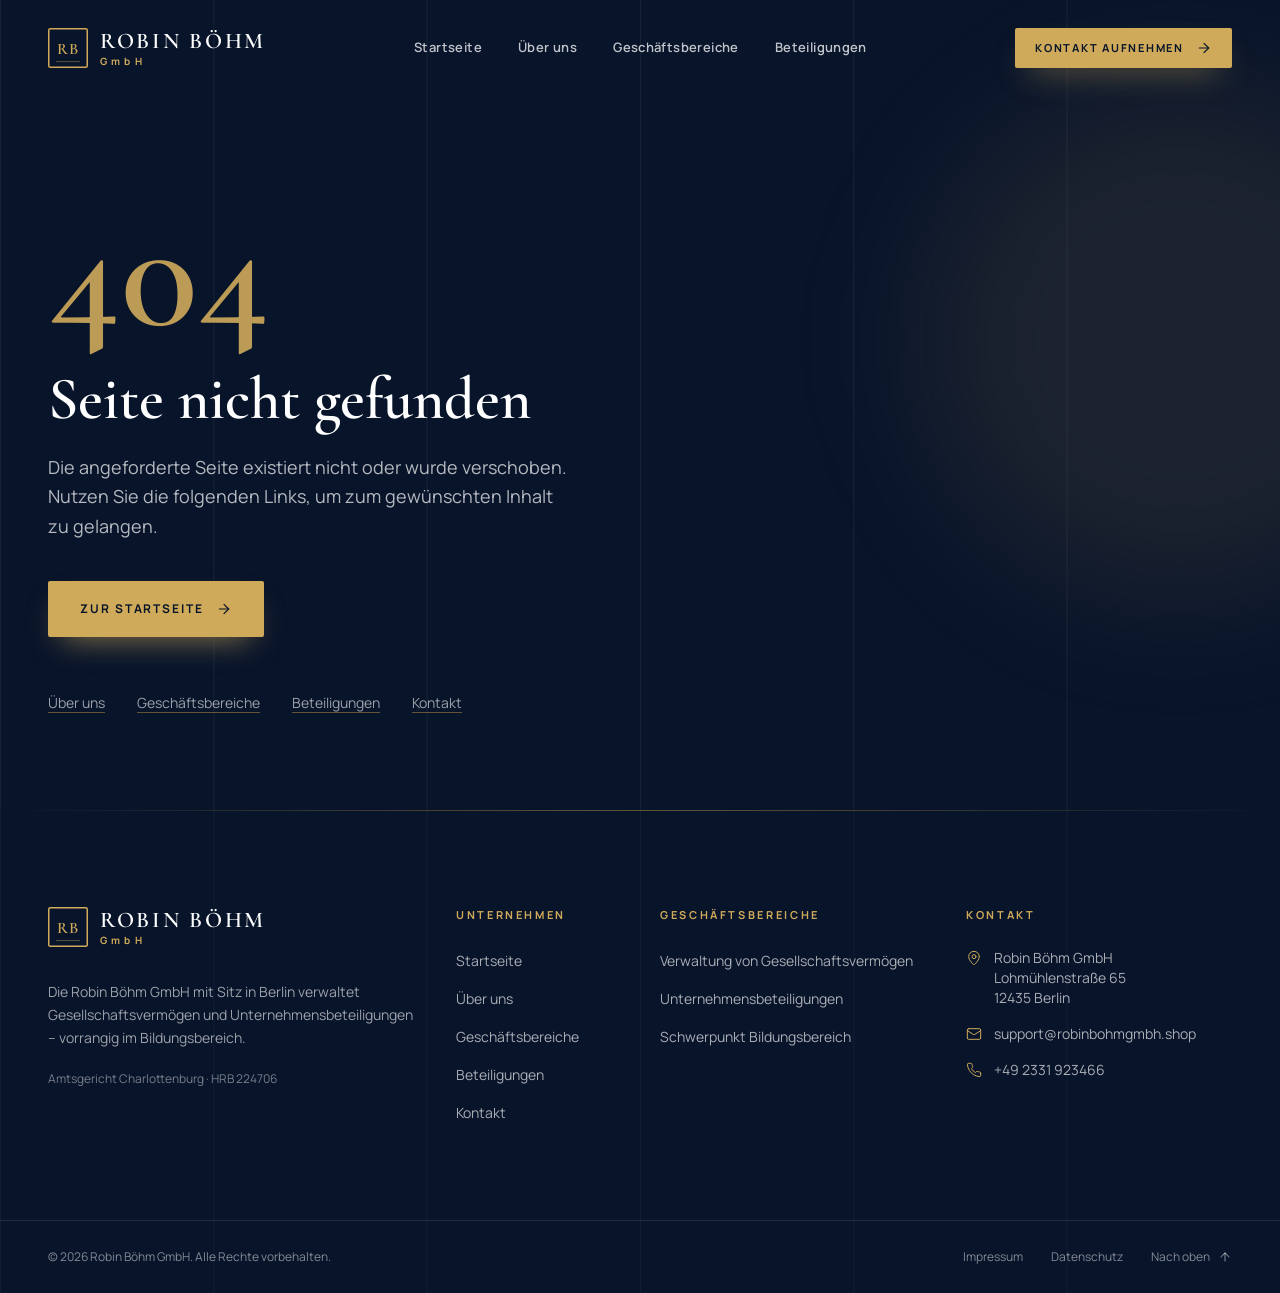
<file: index.html>
<!doctype html>
<html lang="de">
  <head>
    <meta charset="UTF-8" />
    <meta name="viewport" content="width=device-width, initial-scale=1.0, viewport-fit=cover" />
    <title>Robin Böhm GmbH – Verwaltung von Gesellschaftsvermögen und Beteiligungen</title>
    <meta name="theme-color" content="#08142A" />
    <meta name="format-detection" content="telephone=no" />
    <link rel="icon" type="image/svg+xml" href="/favicon.svg" />
    <link rel="manifest" href="/site.webmanifest" />
    <meta name="description" content="Die Robin Böhm GmbH mit Sitz in Berlin verwaltet Gesellschaftsvermögen und Unternehmensbeteiligungen – vorrangig im Bildungsbereich." data-seo>
    <meta name="robots" content="index, follow, max-image-preview:large" data-seo>
    <meta property="og:type" content="website" data-seo>
    <meta property="og:site_name" content="Robin Böhm GmbH" data-seo>
    <meta property="og:locale" content="de_DE" data-seo>
    <meta property="og:title" content="Robin Böhm GmbH – Verwaltung von Gesellschaftsvermögen und Beteiligungen" data-seo>
    <meta property="og:description" content="Die Robin Böhm GmbH mit Sitz in Berlin verwaltet Gesellschaftsvermögen und Unternehmensbeteiligungen – vorrangig im Bildungsbereich." data-seo>
    <meta property="og:image" content="https://robinbohmgmbh.shop/og-image.jpg" data-seo>
    <meta property="og:image:alt" content="Gläserne Hochhausfassaden mit goldenen Reflexionen" data-seo>
    <meta name="twitter:card" content="summary_large_image" data-seo>
    <meta name="twitter:title" content="Robin Böhm GmbH – Verwaltung von Gesellschaftsvermögen und Beteiligungen" data-seo>
    <meta name="twitter:description" content="Die Robin Böhm GmbH mit Sitz in Berlin verwaltet Gesellschaftsvermögen und Unternehmensbeteiligungen – vorrangig im Bildungsbereich." data-seo>
    <meta name="twitter:image" content="https://robinbohmgmbh.shop/og-image.jpg" data-seo>
    <link rel="canonical" href="https://robinbohmgmbh.shop/" data-seo>
    <meta property="og:url" content="https://robinbohmgmbh.shop/" data-seo>
    <script type="application/ld+json" data-seo>{"@context":"https://schema.org","@type":"Organization","name":"Robin Böhm GmbH","alternateName":"Robin Böhm GmbH","url":"https://robinbohmgmbh.shop/","logo":"https://robinbohmgmbh.shop/logo.svg","description":"Die Robin Böhm GmbH mit Sitz in Berlin verwaltet Gesellschaftsvermögen und Unternehmensbeteiligungen – vorrangig im Bildungsbereich.","address":{"@type":"PostalAddress","streetAddress":"Lohmühlenstraße 65","postalCode":"12435","addressLocality":"Berlin","addressCountry":"DE"},"legalName":"Robin Böhm GmbH","identifier":"Amtsgericht Charlottenburg, HRB 224706","email":"support@robinbohmgmbh.shop","telephone":"+492331923466"}</script>
    <script type="application/ld+json" data-seo>{"@context":"https://schema.org","@type":"WebSite","name":"Robin Böhm GmbH","url":"https://robinbohmgmbh.shop/","inLanguage":"de"}</script>
    <link rel="preload" as="image" href="/images/hero-architecture.jpg" fetchpriority="high">
    <noscript><style>.reveal{opacity:1!important;transform:none!important}</style></noscript>
    <script type="module" crossorigin src="/assets/index-DBIF7t8Z.js"></script>
    <link rel="stylesheet" crossorigin href="/assets/index-BuvHZ4C0.css">
  </head>
  <body>
    <div id="root" data-route="/"><a href="#main" class="sr-only focus:not-sr-only focus:fixed focus:left-4 focus:top-4 focus:z-[60] focus:bg-gold-400 focus:px-5 focus:py-3 focus:text-sm focus:font-bold focus:text-navy-950">Zum Inhalt springen</a><header class="fixed inset-x-0 top-0 z-50 transition-[background-color,box-shadow] duration-500 bg-transparent"><div class="mx-auto w-full px-5 sm:px-8 lg:px-12 max-w-7xl"><div class="flex items-center justify-between gap-6 transition-[height] duration-500 ease-out-expo h-20 lg:h-24"><a class="group inline-flex items-center gap-3" aria-label="Robin Böhm GmbH – zur Startseite" href="/"><svg viewBox="0 0 40 40" fill="none" aria-hidden="true" class="h-10 w-10 shrink-0 text-gold-400 transition-transform duration-700 ease-out-expo group-hover:-rotate-6"><rect x="0.75" y="0.75" width="38.5" height="38.5" rx="1.5" stroke="currentColor" stroke-width="1.5"></rect><text x="20" y="25.6" text-anchor="middle" fill="currentColor" font-family="&#x27;Cormorant Garamond&#x27;, Georgia, serif" font-size="16" font-weight="600" letter-spacing="0.6">RB</text><path d="M8 33.6h24" stroke="currentColor" stroke-width="0.75" opacity="0.55"></path></svg><span class="flex flex-col leading-none"><span class="font-display text-[1.4rem] font-semibold uppercase tracking-[0.12em] text-white">Robin Böhm</span><span class="mt-1 text-[10px] font-bold tracking-[0.42em] text-gold-400">GmbH</span></span></a><nav aria-label="Hauptnavigation" class="hidden lg:block"><ul class="flex items-center gap-1"><li><a aria-current="page" class="group relative block px-4 py-2 text-[13px] font-semibold tracking-[0.03em] transition-colors duration-300 text-white" href="/">Startseite<span aria-hidden="true" class="absolute inset-x-4 -bottom-0.5 h-px origin-left bg-gold-400 transition-transform duration-500 ease-out-expo scale-x-100"></span></a></li><li><a class="group relative block px-4 py-2 text-[13px] font-semibold tracking-[0.03em] transition-colors duration-300 text-white/75 hover:text-white" href="/ueber-uns">Über uns<span aria-hidden="true" class="absolute inset-x-4 -bottom-0.5 h-px origin-left bg-gold-400 transition-transform duration-500 ease-out-expo scale-x-0 group-hover:scale-x-100"></span></a></li><li><a class="group relative block px-4 py-2 text-[13px] font-semibold tracking-[0.03em] transition-colors duration-300 text-white/75 hover:text-white" href="/geschaeftsbereiche">Geschäftsbereiche<span aria-hidden="true" class="absolute inset-x-4 -bottom-0.5 h-px origin-left bg-gold-400 transition-transform duration-500 ease-out-expo scale-x-0 group-hover:scale-x-100"></span></a></li><li><a class="group relative block px-4 py-2 text-[13px] font-semibold tracking-[0.03em] transition-colors duration-300 text-white/75 hover:text-white" href="/beteiligungen">Beteiligungen<span aria-hidden="true" class="absolute inset-x-4 -bottom-0.5 h-px origin-left bg-gold-400 transition-transform duration-500 ease-out-expo scale-x-0 group-hover:scale-x-100"></span></a></li></ul></nav><div class="hidden lg:block"><a class="group inline-flex items-center justify-center gap-3 whitespace-nowrap rounded-[2px] font-bold uppercase tracking-[0.16em] transition-all duration-300 ease-out-expo disabled:cursor-not-allowed disabled:opacity-60 bg-gold-400 text-navy-950 hover:bg-gold-300 shadow-[0_14px_32px_-14px_rgba(207,170,90,0.75)] h-10 px-5 text-[11px]" href="/kontakt">Kontakt aufnehmen<svg xmlns="http://www.w3.org/2000/svg" width="24" height="24" viewBox="0 0 24 24" fill="none" stroke="currentColor" stroke-width="1.75" stroke-linecap="round" stroke-linejoin="round" class="lucide lucide-arrow-right h-4 w-4 transition-transform duration-300 group-hover:translate-x-1" aria-hidden="true"><path d="M5 12h14"></path><path d="m12 5 7 7-7 7"></path></svg></a></div><button type="button" class="-mr-2 inline-flex h-11 w-11 items-center justify-center rounded-sm text-white transition-colors hover:text-gold-300 lg:hidden" aria-expanded="false" aria-controls="mobile-menu" aria-label="Menü öffnen"><svg xmlns="http://www.w3.org/2000/svg" width="24" height="24" viewBox="0 0 24 24" fill="none" stroke="currentColor" stroke-width="1.5" stroke-linecap="round" stroke-linejoin="round" class="lucide lucide-menu h-6 w-6" aria-hidden="true"><line x1="4" x2="20" y1="12" y2="12"></line><line x1="4" x2="20" y1="6" y2="6"></line><line x1="4" x2="20" y1="18" y2="18"></line></svg></button></div></div></header><div id="mobile-menu" aria-hidden="true" class="fixed inset-0 z-40 lg:hidden invisible transition-[visibility] duration-500"><div aria-hidden="true" class="absolute inset-0 bg-navy-950/70 transition-opacity duration-500 opacity-0"></div><div class="absolute inset-y-0 right-0 flex w-full max-w-md flex-col overflow-y-auto bg-navy-950 px-6 pb-10 pt-32 transition-transform duration-500 ease-out-expo sm:px-10 translate-x-full"><div aria-hidden="true" class="bg-grid-lines pointer-events-none absolute inset-0"></div><nav aria-label="Mobile Navigation" class="relative"><ul class="border-t border-white/10"><li class="border-b border-white/10 transition-[opacity,transform] duration-700 ease-out-expo translate-x-8 opacity-0" style="transition-delay:0ms"><a aria-current="page" class="group flex items-center justify-between py-5 font-display text-[2rem] font-semibold leading-none transition-colors text-gold-300" href="/">Startseite<svg xmlns="http://www.w3.org/2000/svg" width="24" height="24" viewBox="0 0 24 24" fill="none" stroke="currentColor" stroke-width="1.5" stroke-linecap="round" stroke-linejoin="round" class="lucide lucide-arrow-up-right h-5 w-5 text-gold-400/70 transition-transform duration-300 group-hover:-translate-y-0.5 group-hover:translate-x-0.5" aria-hidden="true"><path d="M7 7h10v10"></path><path d="M7 17 17 7"></path></svg></a></li><li class="border-b border-white/10 transition-[opacity,transform] duration-700 ease-out-expo translate-x-8 opacity-0" style="transition-delay:0ms"><a class="group flex items-center justify-between py-5 font-display text-[2rem] font-semibold leading-none transition-colors text-white hover:text-gold-300" href="/ueber-uns">Über uns<svg xmlns="http://www.w3.org/2000/svg" width="24" height="24" viewBox="0 0 24 24" fill="none" stroke="currentColor" stroke-width="1.5" stroke-linecap="round" stroke-linejoin="round" class="lucide lucide-arrow-up-right h-5 w-5 text-gold-400/70 transition-transform duration-300 group-hover:-translate-y-0.5 group-hover:translate-x-0.5" aria-hidden="true"><path d="M7 7h10v10"></path><path d="M7 17 17 7"></path></svg></a></li><li class="border-b border-white/10 transition-[opacity,transform] duration-700 ease-out-expo translate-x-8 opacity-0" style="transition-delay:0ms"><a class="group flex items-center justify-between py-5 font-display text-[2rem] font-semibold leading-none transition-colors text-white hover:text-gold-300" href="/geschaeftsbereiche">Geschäftsbereiche<svg xmlns="http://www.w3.org/2000/svg" width="24" height="24" viewBox="0 0 24 24" fill="none" stroke="currentColor" stroke-width="1.5" stroke-linecap="round" stroke-linejoin="round" class="lucide lucide-arrow-up-right h-5 w-5 text-gold-400/70 transition-transform duration-300 group-hover:-translate-y-0.5 group-hover:translate-x-0.5" aria-hidden="true"><path d="M7 7h10v10"></path><path d="M7 17 17 7"></path></svg></a></li><li class="border-b border-white/10 transition-[opacity,transform] duration-700 ease-out-expo translate-x-8 opacity-0" style="transition-delay:0ms"><a class="group flex items-center justify-between py-5 font-display text-[2rem] font-semibold leading-none transition-colors text-white hover:text-gold-300" href="/beteiligungen">Beteiligungen<svg xmlns="http://www.w3.org/2000/svg" width="24" height="24" viewBox="0 0 24 24" fill="none" stroke="currentColor" stroke-width="1.5" stroke-linecap="round" stroke-linejoin="round" class="lucide lucide-arrow-up-right h-5 w-5 text-gold-400/70 transition-transform duration-300 group-hover:-translate-y-0.5 group-hover:translate-x-0.5" aria-hidden="true"><path d="M7 7h10v10"></path><path d="M7 17 17 7"></path></svg></a></li><li class="border-b border-white/10 transition-[opacity,transform] duration-700 ease-out-expo translate-x-8 opacity-0" style="transition-delay:0ms"><a class="group flex items-center justify-between py-5 font-display text-[2rem] font-semibold leading-none transition-colors text-white hover:text-gold-300" href="/kontakt">Kontakt<svg xmlns="http://www.w3.org/2000/svg" width="24" height="24" viewBox="0 0 24 24" fill="none" stroke="currentColor" stroke-width="1.5" stroke-linecap="round" stroke-linejoin="round" class="lucide lucide-arrow-up-right h-5 w-5 text-gold-400/70 transition-transform duration-300 group-hover:-translate-y-0.5 group-hover:translate-x-0.5" aria-hidden="true"><path d="M7 7h10v10"></path><path d="M7 17 17 7"></path></svg></a></li></ul></nav><div class="relative mt-auto space-y-4 pt-12 text-sm text-white/70"><p class="flex items-start gap-3"><svg xmlns="http://www.w3.org/2000/svg" width="24" height="24" viewBox="0 0 24 24" fill="none" stroke="currentColor" stroke-width="1.5" stroke-linecap="round" stroke-linejoin="round" class="lucide lucide-map-pin mt-0.5 h-4 w-4 shrink-0 text-gold-400" aria-hidden="true"><path d="M20 10c0 4.993-5.539 10.193-7.399 11.799a1 1 0 0 1-1.202 0C9.539 20.193 4 14.993 4 10a8 8 0 0 1 16 0"></path><circle cx="12" cy="10" r="3"></circle></svg><span>Lohmühlenstraße 65<!-- -->, <!-- -->12435<!-- --> <!-- -->Berlin</span></p><a href="mailto:support@robinbohmgmbh.shop" class="flex items-center gap-3 hover:text-gold-300"><svg xmlns="http://www.w3.org/2000/svg" width="24" height="24" viewBox="0 0 24 24" fill="none" stroke="currentColor" stroke-width="1.5" stroke-linecap="round" stroke-linejoin="round" class="lucide lucide-mail h-4 w-4 text-gold-400" aria-hidden="true"><rect width="20" height="16" x="2" y="4" rx="2"></rect><path d="m22 7-8.97 5.7a1.94 1.94 0 0 1-2.06 0L2 7"></path></svg>support@robinbohmgmbh.shop</a><a href="tel:+492331923466" class="flex items-center gap-3 hover:text-gold-300"><svg xmlns="http://www.w3.org/2000/svg" width="24" height="24" viewBox="0 0 24 24" fill="none" stroke="currentColor" stroke-width="1.5" stroke-linecap="round" stroke-linejoin="round" class="lucide lucide-phone h-4 w-4 text-gold-400" aria-hidden="true"><path d="M22 16.92v3a2 2 0 0 1-2.18 2 19.79 19.79 0 0 1-8.63-3.07 19.5 19.5 0 0 1-6-6 19.79 19.79 0 0 1-3.07-8.67A2 2 0 0 1 4.11 2h3a2 2 0 0 1 2 1.72 12.84 12.84 0 0 0 .7 2.81 2 2 0 0 1-.45 2.11L8.09 9.91a16 16 0 0 0 6 6l1.27-1.27a2 2 0 0 1 2.11-.45 12.84 12.84 0 0 0 2.81.7A2 2 0 0 1 22 16.92z"></path></svg>+49 2331 923466</a><ul class="flex gap-6 pt-4 text-xs uppercase tracking-[0.18em] text-white/50"><li><a class="hover:text-gold-300" href="/impressum">Impressum</a></li><li><a class="hover:text-gold-300" href="/datenschutz">Datenschutz</a></li></ul></div></div></div><main id="main" tabindex="-1" class="outline-none"><section class="relative isolate flex min-h-[100svh] items-end overflow-hidden bg-navy-950 text-white"><img src="/images/hero-architecture.jpg" alt="" aria-hidden="true" width="1920" height="1280" decoding="async" class="absolute inset-0 -z-30 h-full w-full animate-hero-zoom object-cover object-center"/><div aria-hidden="true" class="absolute inset-0 -z-20 bg-navy-900/40 mix-blend-multiply"></div><div aria-hidden="true" class="absolute inset-0 -z-20 bg-[linear-gradient(100deg,#08142A_0%,rgba(8,20,42,0.92)_38%,rgba(8,20,42,0.55)_70%,rgba(8,20,42,0.25)_100%)]"></div><div aria-hidden="true" class="absolute inset-0 -z-20 bg-gradient-to-t from-navy-950 via-transparent to-navy-950/50"></div><div aria-hidden="true" class="bg-grid-lines absolute inset-0 -z-10"></div><div class="mx-auto w-full px-5 sm:px-8 lg:px-12 max-w-7xl relative pb-14 pt-44 sm:pb-20 lg:pb-16 lg:pt-52"><div class="max-w-4xl"><p class="eyebrow animate-fade-up text-gold-300" style="animation-delay:150ms"><span aria-hidden="true" class="h-px w-8 bg-gold-400"></span>Robin Böhm GmbH<!-- --> · <!-- -->Berlin</p><h1 class="mt-7 font-display text-[2.9rem] font-semibold leading-[1] tracking-[-0.02em] sm:text-7xl lg:text-[6rem]"><span class="block animate-fade-up" style="animation-delay:280ms">Vermögen und Beteiligungen.</span><span class="block animate-fade-up italic text-gold-300" style="animation-delay:420ms">Mit Schwerpunkt Bildung.</span></h1><p class="mt-8 max-w-2xl animate-fade-up text-[17px] leading-relaxed text-white/75 sm:text-xl sm:leading-relaxed" style="animation-delay:580ms">Die <!-- -->Robin Böhm GmbH<!-- --> mit Sitz in <!-- -->Berlin<!-- --> verwaltet Gesellschaftsvermögen und Unternehmensbeteiligungen – vorrangig im Bildungsbereich.</p><div class="mt-10 flex animate-fade-up flex-wrap gap-4" style="animation-delay:720ms"><a class="group inline-flex items-center justify-center gap-3 whitespace-nowrap rounded-[2px] font-bold uppercase tracking-[0.16em] transition-all duration-300 ease-out-expo disabled:cursor-not-allowed disabled:opacity-60 bg-gold-400 text-navy-950 hover:bg-gold-300 shadow-[0_14px_32px_-14px_rgba(207,170,90,0.75)] h-14 px-8 text-xs" href="/geschaeftsbereiche">Geschäftsbereiche<svg xmlns="http://www.w3.org/2000/svg" width="24" height="24" viewBox="0 0 24 24" fill="none" stroke="currentColor" stroke-width="1.75" stroke-linecap="round" stroke-linejoin="round" class="lucide lucide-arrow-right h-4 w-4 transition-transform duration-300 group-hover:translate-x-1" aria-hidden="true"><path d="M5 12h14"></path><path d="m12 5 7 7-7 7"></path></svg></a><a class="group inline-flex items-center justify-center gap-3 whitespace-nowrap rounded-[2px] font-bold uppercase tracking-[0.16em] transition-all duration-300 ease-out-expo disabled:cursor-not-allowed disabled:opacity-60 border border-white/30 text-white hover:border-gold-300 hover:text-gold-200 h-14 px-8 text-xs" href="/kontakt">Kontakt</a></div></div><ul class="mt-16 grid animate-fade-in grid-cols-1 border-t border-white/15 sm:grid-cols-2 lg:mt-24 lg:grid-cols-4" style="animation-delay:900ms" aria-label="Eckdaten"><li class="flex gap-4 border-b border-white/10 py-6 sm:border-b-0 sm:py-7 lg:border-l lg:px-7 lg:first:border-l-0 lg:first:pl-0"><svg xmlns="http://www.w3.org/2000/svg" width="24" height="24" viewBox="0 0 24 24" fill="none" stroke="currentColor" stroke-width="1.5" stroke-linecap="round" stroke-linejoin="round" class="lucide lucide-map-pin mt-0.5 h-5 w-5 shrink-0 text-gold-400" aria-hidden="true"><path d="M20 10c0 4.993-5.539 10.193-7.399 11.799a1 1 0 0 1-1.202 0C9.539 20.193 4 14.993 4 10a8 8 0 0 1 16 0"></path><circle cx="12" cy="10" r="3"></circle></svg><div><p class="text-[13px] font-bold uppercase tracking-[0.16em] text-white">Sitz</p><p class="mt-1.5 text-sm leading-snug text-white/60">Berlin</p></div></li><li class="flex gap-4 border-b border-white/10 py-6 sm:border-b-0 sm:py-7 lg:border-l lg:px-7 lg:first:border-l-0 lg:first:pl-0"><svg xmlns="http://www.w3.org/2000/svg" width="24" height="24" viewBox="0 0 24 24" fill="none" stroke="currentColor" stroke-width="1.5" stroke-linecap="round" stroke-linejoin="round" class="lucide lucide-landmark mt-0.5 h-5 w-5 shrink-0 text-gold-400" aria-hidden="true"><line x1="3" x2="21" y1="22" y2="22"></line><line x1="6" x2="6" y1="18" y2="11"></line><line x1="10" x2="10" y1="18" y2="11"></line><line x1="14" x2="14" y1="18" y2="11"></line><line x1="18" x2="18" y1="18" y2="11"></line><polygon points="12 2 20 7 4 7"></polygon></svg><div><p class="text-[13px] font-bold uppercase tracking-[0.16em] text-white">Rechtsform</p><p class="mt-1.5 text-sm leading-snug text-white/60">Gesellschaft mit beschränkter Haftung</p></div></li><li class="flex gap-4 border-b border-white/10 py-6 sm:border-b-0 sm:py-7 lg:border-l lg:px-7 lg:first:border-l-0 lg:first:pl-0"><svg xmlns="http://www.w3.org/2000/svg" width="24" height="24" viewBox="0 0 24 24" fill="none" stroke="currentColor" stroke-width="1.5" stroke-linecap="round" stroke-linejoin="round" class="lucide lucide-file-text mt-0.5 h-5 w-5 shrink-0 text-gold-400" aria-hidden="true"><path d="M15 2H6a2 2 0 0 0-2 2v16a2 2 0 0 0 2 2h12a2 2 0 0 0 2-2V7Z"></path><path d="M14 2v4a2 2 0 0 0 2 2h4"></path><path d="M10 9H8"></path><path d="M16 13H8"></path><path d="M16 17H8"></path></svg><div><p class="text-[13px] font-bold uppercase tracking-[0.16em] text-white">Handelsregister</p><p class="mt-1.5 text-sm leading-snug text-white/60">Amtsgericht Charlottenburg · HRB 224706</p></div></li><li class="flex gap-4 border-b border-white/10 py-6 sm:border-b-0 sm:py-7 lg:border-l lg:px-7 lg:first:border-l-0 lg:first:pl-0"><svg xmlns="http://www.w3.org/2000/svg" width="24" height="24" viewBox="0 0 24 24" fill="none" stroke="currentColor" stroke-width="1.5" stroke-linecap="round" stroke-linejoin="round" class="lucide lucide-graduation-cap mt-0.5 h-5 w-5 shrink-0 text-gold-400" aria-hidden="true"><path d="M21.42 10.922a1 1 0 0 0-.019-1.838L12.83 5.18a2 2 0 0 0-1.66 0L2.6 9.08a1 1 0 0 0 0 1.832l8.57 3.908a2 2 0 0 0 1.66 0z"></path><path d="M22 10v6"></path><path d="M6 12.5V16a6 3 0 0 0 12 0v-3.5"></path></svg><div><p class="text-[13px] font-bold uppercase tracking-[0.16em] text-white">Schwerpunkt</p><p class="mt-1.5 text-sm leading-snug text-white/60">Bildungsbereich</p></div></li></ul></div><div aria-hidden="true" class="absolute bottom-10 right-8 hidden flex-col items-center gap-4 xl:flex"><span class="text-[10px] font-bold uppercase tracking-[0.3em] text-white/50 [writing-mode:vertical-rl]">Scrollen</span><span class="relative h-16 w-px overflow-hidden bg-white/15"><span class="absolute inset-x-0 top-0 h-1/2 animate-scroll-cue bg-gold-400"></span></span></div></section><section aria-labelledby="intro-title" class="relative isolate overflow-hidden bg-white py-24 sm:py-28 lg:py-36"><div class="mx-auto w-full px-5 sm:px-8 lg:px-12 max-w-7xl"><div class="grid items-center gap-20 lg:grid-cols-12 lg:gap-16 xl:gap-24"><div class="reveal relative lg:col-span-5" style="--reveal-delay:0ms"><div class="relative"><div aria-hidden="true" class="absolute inset-0 translate-y-4 border border-gold-500/50 sm:translate-y-5 -translate-x-4 sm:-translate-x-5"></div><div class="relative overflow-hidden bg-navy-900 aspect-[4/5]"><img src="/images/facade-white.jpg" alt="Moderne, helle Gebäudefassade mit klarer Geometrie vor blauem Himmel" loading="lazy" decoding="async" class="h-full w-full object-cover transition-transform duration-[1600ms] ease-out-expo hover:scale-[1.04]"/></div></div><div class="absolute -bottom-10 right-4 max-w-[290px] bg-navy-950 p-7 text-white shadow-[0_30px_60px_-20px_rgba(8,20,42,0.6)] sm:right-[-2rem]"><svg xmlns="http://www.w3.org/2000/svg" width="24" height="24" viewBox="0 0 24 24" fill="none" stroke="currentColor" stroke-width="1.5" stroke-linecap="round" stroke-linejoin="round" class="lucide lucide-map-pin h-6 w-6 text-gold-400" aria-hidden="true"><path d="M20 10c0 4.993-5.539 10.193-7.399 11.799a1 1 0 0 1-1.202 0C9.539 20.193 4 14.993 4 10a8 8 0 0 1 16 0"></path><circle cx="12" cy="10" r="3"></circle></svg><p class="mt-3 text-[10px] font-bold uppercase tracking-[0.24em] text-white/55">Sitz der Gesellschaft</p><p class="mt-2 whitespace-nowrap font-display text-[1.35rem] font-medium leading-snug">Lohmühlenstraße 65<br/>12435<!-- --> <!-- -->Berlin</p></div></div><div class="lg:col-span-7"><div class="max-w-3xl"><div class="reveal" style="--reveal-delay:0ms"><p class="eyebrow text-gold-700"><span aria-hidden="true" class="h-px w-8 shrink-0 bg-gold-600"></span>Das Unternehmen</p></div><div class="reveal" style="--reveal-delay:80ms"><h2 id="intro-title" class="mt-5 font-display text-[2.6rem] font-semibold leading-[1.06] tracking-[-0.01em] sm:text-5xl lg:text-[3.5rem] text-navy-950">Robin Böhm GmbH<!-- --> <span class="italic text-gold-700">im Überblick.</span></h2></div></div><div class="reveal" style="--reveal-delay:200ms"><div class="mt-8 space-y-5 text-[17px] leading-[1.8] text-navy-600"><p>Die <!-- -->Robin Böhm GmbH<!-- --> ist eine Gesellschaft mit beschränkter Haftung mit Sitz in <!-- -->Berlin<!-- -->. Gegenstand des Unternehmens ist die Verwaltung von Gesellschaftsvermögen und Unternehmensbeteiligungen, vorrangig im Bildungsbereich.</p><p>Die Gesellschaft ist im Handelsregister beim <!-- -->Amtsgericht Charlottenburg<!-- --> unter <!-- -->HRB 224706<!-- --> <!-- -->eingetragen. Geschäftsführung: <!-- -->Robin Böhm<!-- -->.</p></div></div><div class="reveal" style="--reveal-delay:280ms"><ul class="mt-10 grid gap-4 sm:grid-cols-2"><li class="flex items-start gap-3 text-[15px] font-semibold text-navy-900"><span class="mt-0.5 flex h-5 w-5 shrink-0 items-center justify-center rounded-full bg-gold-100"><svg xmlns="http://www.w3.org/2000/svg" width="24" height="24" viewBox="0 0 24 24" fill="none" stroke="currentColor" stroke-width="3" stroke-linecap="round" stroke-linejoin="round" class="lucide lucide-check h-3 w-3 text-gold-700" aria-hidden="true"><path d="M20 6 9 17l-5-5"></path></svg></span>Verwaltung von Gesellschaftsvermögen</li><li class="flex items-start gap-3 text-[15px] font-semibold text-navy-900"><span class="mt-0.5 flex h-5 w-5 shrink-0 items-center justify-center rounded-full bg-gold-100"><svg xmlns="http://www.w3.org/2000/svg" width="24" height="24" viewBox="0 0 24 24" fill="none" stroke="currentColor" stroke-width="3" stroke-linecap="round" stroke-linejoin="round" class="lucide lucide-check h-3 w-3 text-gold-700" aria-hidden="true"><path d="M20 6 9 17l-5-5"></path></svg></span>Verwaltung von Unternehmensbeteiligungen</li><li class="flex items-start gap-3 text-[15px] font-semibold text-navy-900"><span class="mt-0.5 flex h-5 w-5 shrink-0 items-center justify-center rounded-full bg-gold-100"><svg xmlns="http://www.w3.org/2000/svg" width="24" height="24" viewBox="0 0 24 24" fill="none" stroke="currentColor" stroke-width="3" stroke-linecap="round" stroke-linejoin="round" class="lucide lucide-check h-3 w-3 text-gold-700" aria-hidden="true"><path d="M20 6 9 17l-5-5"></path></svg></span>Schwerpunkt im Bildungsbereich</li><li class="flex items-start gap-3 text-[15px] font-semibold text-navy-900"><span class="mt-0.5 flex h-5 w-5 shrink-0 items-center justify-center rounded-full bg-gold-100"><svg xmlns="http://www.w3.org/2000/svg" width="24" height="24" viewBox="0 0 24 24" fill="none" stroke="currentColor" stroke-width="3" stroke-linecap="round" stroke-linejoin="round" class="lucide lucide-check h-3 w-3 text-gold-700" aria-hidden="true"><path d="M20 6 9 17l-5-5"></path></svg></span>Sitz in Berlin</li></ul></div><div class="reveal" style="--reveal-delay:340ms"><a class="group inline-flex items-center gap-2.5 text-[11.5px] font-bold uppercase tracking-[0.18em] transition-colors duration-300 text-navy-950 hover:text-gold-700 mt-12" href="/ueber-uns">Mehr über das Unternehmen<svg xmlns="http://www.w3.org/2000/svg" width="24" height="24" viewBox="0 0 24 24" fill="none" stroke="currentColor" stroke-width="1.75" stroke-linecap="round" stroke-linejoin="round" class="lucide lucide-arrow-right h-4 w-4 text-gold-600 transition-transform duration-300 group-hover:translate-x-1" aria-hidden="true"><path d="M5 12h14"></path><path d="m12 5 7 7-7 7"></path></svg></a></div></div></div></div></section><section aria-labelledby="areas-title" class="relative isolate overflow-hidden bg-ivory py-24 sm:py-28 lg:py-36"><div class="mx-auto w-full px-5 sm:px-8 lg:px-12 max-w-7xl"><div aria-hidden="true" class="bg-grid-lines-dark absolute inset-0 -z-10"></div><div class="flex flex-col gap-10 lg:flex-row lg:items-end lg:justify-between"><div class="max-w-3xl"><div class="reveal" style="--reveal-delay:0ms"><p class="eyebrow text-gold-700"><span aria-hidden="true" class="h-px w-8 shrink-0 bg-gold-600"></span>Geschäftsbereiche</p></div><div class="reveal" style="--reveal-delay:80ms"><h2 id="areas-title" class="mt-5 font-display text-[2.6rem] font-semibold leading-[1.06] tracking-[-0.01em] sm:text-5xl lg:text-[3.5rem] text-navy-950">Vermögen, Beteiligungen, <span class="italic text-gold-700">Bildung.</span></h2></div><div class="reveal" style="--reveal-delay:160ms"><p class="mt-6 text-[17px] leading-relaxed sm:text-lg text-navy-600">Der Unternehmensgegenstand umfasst die Verwaltung von Gesellschaftsvermögen und Unternehmensbeteiligungen – mit Schwerpunkt im Bildungsbereich.</p></div></div><div class="reveal shrink-0" style="--reveal-delay:200ms"><a class="group inline-flex items-center justify-center gap-3 whitespace-nowrap rounded-[2px] font-bold uppercase tracking-[0.16em] transition-all duration-300 ease-out-expo disabled:cursor-not-allowed disabled:opacity-60 border border-navy-950/20 text-navy-950 hover:border-gold-600 hover:text-gold-700 h-12 px-7 text-[11.5px]" href="/geschaeftsbereiche">Zu den Geschäftsbereichen<svg xmlns="http://www.w3.org/2000/svg" width="24" height="24" viewBox="0 0 24 24" fill="none" stroke="currentColor" stroke-width="1.75" stroke-linecap="round" stroke-linejoin="round" class="lucide lucide-arrow-right h-4 w-4 transition-transform duration-300 group-hover:translate-x-1" aria-hidden="true"><path d="M5 12h14"></path><path d="m12 5 7 7-7 7"></path></svg></a></div></div><div class="mt-16 grid gap-5 md:grid-cols-3"><div class="reveal h-full" style="--reveal-delay:0ms"><a class="group relative flex h-full flex-col overflow-hidden border border-navy-950/10 bg-white p-8 transition-all duration-500 ease-out-expo hover:-translate-y-1 hover:border-navy-950 hover:bg-navy-950 hover:shadow-[0_40px_70px_-35px_rgba(8,20,42,0.7)] sm:p-10" href="/geschaeftsbereiche#vermoegensverwaltung"><span aria-hidden="true" class="absolute inset-x-0 top-0 h-0.5 origin-left scale-x-0 bg-gold-400 transition-transform duration-700 ease-out-expo group-hover:scale-x-100"></span><div class="flex items-start justify-between"><span class="flex h-14 w-14 items-center justify-center border border-gold-500/40 text-gold-600 transition-colors duration-500 group-hover:border-gold-400/50 group-hover:text-gold-300"><svg xmlns="http://www.w3.org/2000/svg" width="24" height="24" viewBox="0 0 24 24" fill="none" stroke="currentColor" stroke-width="1.4" stroke-linecap="round" stroke-linejoin="round" class="lucide lucide-landmark h-6 w-6" aria-hidden="true"><line x1="3" x2="21" y1="22" y2="22"></line><line x1="6" x2="6" y1="18" y2="11"></line><line x1="10" x2="10" y1="18" y2="11"></line><line x1="14" x2="14" y1="18" y2="11"></line><line x1="18" x2="18" y1="18" y2="11"></line><polygon points="12 2 20 7 4 7"></polygon></svg></span><span class="font-display text-5xl font-semibold text-navy-950/10 transition-colors duration-500 group-hover:text-white/15">01</span></div><h3 class="mt-10 font-display text-[1.75rem] font-semibold leading-tight text-navy-950 transition-colors duration-500 group-hover:text-white">Verwaltung von Gesellschaftsvermögen</h3><p class="mt-2 text-[10.5px] font-bold uppercase tracking-[0.2em] text-gold-700 transition-colors duration-500 group-hover:text-gold-300">Asset Management</p><p class="mt-5 text-[15px] leading-relaxed text-navy-600 transition-colors duration-500 group-hover:text-white/70">Die Verwaltung des Vermögens der Gesellschaft ist Teil des Unternehmensgegenstands.</p><span class="mt-auto inline-flex items-center gap-2 pt-9 text-[11px] font-bold uppercase tracking-[0.18em] text-navy-950 transition-colors duration-500 group-hover:text-gold-300">Mehr erfahren<svg xmlns="http://www.w3.org/2000/svg" width="24" height="24" viewBox="0 0 24 24" fill="none" stroke="currentColor" stroke-width="1.75" stroke-linecap="round" stroke-linejoin="round" class="lucide lucide-arrow-right h-4 w-4 transition-transform duration-300 group-hover:translate-x-1" aria-hidden="true"><path d="M5 12h14"></path><path d="m12 5 7 7-7 7"></path></svg></span></a></div><div class="reveal h-full" style="--reveal-delay:90ms"><a class="group relative flex h-full flex-col overflow-hidden border border-navy-950/10 bg-white p-8 transition-all duration-500 ease-out-expo hover:-translate-y-1 hover:border-navy-950 hover:bg-navy-950 hover:shadow-[0_40px_70px_-35px_rgba(8,20,42,0.7)] sm:p-10" href="/geschaeftsbereiche#beteiligungen"><span aria-hidden="true" class="absolute inset-x-0 top-0 h-0.5 origin-left scale-x-0 bg-gold-400 transition-transform duration-700 ease-out-expo group-hover:scale-x-100"></span><div class="flex items-start justify-between"><span class="flex h-14 w-14 items-center justify-center border border-gold-500/40 text-gold-600 transition-colors duration-500 group-hover:border-gold-400/50 group-hover:text-gold-300"><svg xmlns="http://www.w3.org/2000/svg" width="24" height="24" viewBox="0 0 24 24" fill="none" stroke="currentColor" stroke-width="1.4" stroke-linecap="round" stroke-linejoin="round" class="lucide lucide-building2 h-6 w-6" aria-hidden="true"><path d="M6 22V4a2 2 0 0 1 2-2h8a2 2 0 0 1 2 2v18Z"></path><path d="M6 12H4a2 2 0 0 0-2 2v6a2 2 0 0 0 2 2h2"></path><path d="M18 9h2a2 2 0 0 1 2 2v9a2 2 0 0 1-2 2h-2"></path><path d="M10 6h4"></path><path d="M10 10h4"></path><path d="M10 14h4"></path><path d="M10 18h4"></path></svg></span><span class="font-display text-5xl font-semibold text-navy-950/10 transition-colors duration-500 group-hover:text-white/15">02</span></div><h3 class="mt-10 font-display text-[1.75rem] font-semibold leading-tight text-navy-950 transition-colors duration-500 group-hover:text-white">Unternehmensbeteiligungen</h3><p class="mt-2 text-[10.5px] font-bold uppercase tracking-[0.2em] text-gold-700 transition-colors duration-500 group-hover:text-gold-300">Corporate Shareholdings</p><p class="mt-5 text-[15px] leading-relaxed text-navy-600 transition-colors duration-500 group-hover:text-white/70">Die Verwaltung von Beteiligungen an anderen Unternehmen gehört zum Unternehmensgegenstand.</p><span class="mt-auto inline-flex items-center gap-2 pt-9 text-[11px] font-bold uppercase tracking-[0.18em] text-navy-950 transition-colors duration-500 group-hover:text-gold-300">Mehr erfahren<svg xmlns="http://www.w3.org/2000/svg" width="24" height="24" viewBox="0 0 24 24" fill="none" stroke="currentColor" stroke-width="1.75" stroke-linecap="round" stroke-linejoin="round" class="lucide lucide-arrow-right h-4 w-4 transition-transform duration-300 group-hover:translate-x-1" aria-hidden="true"><path d="M5 12h14"></path><path d="m12 5 7 7-7 7"></path></svg></span></a></div><div class="reveal h-full" style="--reveal-delay:180ms"><a class="group relative flex h-full flex-col overflow-hidden border border-navy-950/10 bg-white p-8 transition-all duration-500 ease-out-expo hover:-translate-y-1 hover:border-navy-950 hover:bg-navy-950 hover:shadow-[0_40px_70px_-35px_rgba(8,20,42,0.7)] sm:p-10" href="/geschaeftsbereiche#bildungsbereich"><span aria-hidden="true" class="absolute inset-x-0 top-0 h-0.5 origin-left scale-x-0 bg-gold-400 transition-transform duration-700 ease-out-expo group-hover:scale-x-100"></span><div class="flex items-start justify-between"><span class="flex h-14 w-14 items-center justify-center border border-gold-500/40 text-gold-600 transition-colors duration-500 group-hover:border-gold-400/50 group-hover:text-gold-300"><svg xmlns="http://www.w3.org/2000/svg" width="24" height="24" viewBox="0 0 24 24" fill="none" stroke="currentColor" stroke-width="1.4" stroke-linecap="round" stroke-linejoin="round" class="lucide lucide-graduation-cap h-6 w-6" aria-hidden="true"><path d="M21.42 10.922a1 1 0 0 0-.019-1.838L12.83 5.18a2 2 0 0 0-1.66 0L2.6 9.08a1 1 0 0 0 0 1.832l8.57 3.908a2 2 0 0 0 1.66 0z"></path><path d="M22 10v6"></path><path d="M6 12.5V16a6 3 0 0 0 12 0v-3.5"></path></svg></span><span class="font-display text-5xl font-semibold text-navy-950/10 transition-colors duration-500 group-hover:text-white/15">03</span></div><h3 class="mt-10 font-display text-[1.75rem] font-semibold leading-tight text-navy-950 transition-colors duration-500 group-hover:text-white">Schwerpunkt Bildungsbereich</h3><p class="mt-2 text-[10.5px] font-bold uppercase tracking-[0.2em] text-gold-700 transition-colors duration-500 group-hover:text-gold-300">Education Sector</p><p class="mt-5 text-[15px] leading-relaxed text-navy-600 transition-colors duration-500 group-hover:text-white/70">Die Tätigkeit der Gesellschaft ist vorrangig auf den Bildungsbereich ausgerichtet.</p><span class="mt-auto inline-flex items-center gap-2 pt-9 text-[11px] font-bold uppercase tracking-[0.18em] text-navy-950 transition-colors duration-500 group-hover:text-gold-300">Mehr erfahren<svg xmlns="http://www.w3.org/2000/svg" width="24" height="24" viewBox="0 0 24 24" fill="none" stroke="currentColor" stroke-width="1.75" stroke-linecap="round" stroke-linejoin="round" class="lucide lucide-arrow-right h-4 w-4 transition-transform duration-300 group-hover:translate-x-1" aria-hidden="true"><path d="M5 12h14"></path><path d="m12 5 7 7-7 7"></path></svg></span></a></div></div></div></section><section class="relative isolate overflow-hidden bg-navy-950 py-24 text-white sm:py-28 lg:py-36" aria-labelledby="education-title"><div aria-hidden="true" class="bg-grid-lines absolute inset-0 -z-10"></div><div aria-hidden="true" class="absolute -left-40 top-1/3 -z-10 h-[480px] w-[480px] rounded-full bg-gold-400/10 blur-3xl"></div><div class="mx-auto w-full px-5 sm:px-8 lg:px-12 max-w-7xl grid items-center gap-20 lg:grid-cols-2 lg:gap-20 xl:gap-28"><div><div class="max-w-3xl"><div class="reveal" style="--reveal-delay:0ms"><p class="eyebrow text-gold-300"><span aria-hidden="true" class="h-px w-8 shrink-0 bg-gold-400"></span>Schwerpunkt</p></div><div class="reveal" style="--reveal-delay:80ms"><h2 id="education-title" class="mt-5 font-display text-[2.6rem] font-semibold leading-[1.06] tracking-[-0.01em] sm:text-5xl lg:text-[3.5rem] text-white">Ausrichtung auf den <span class="italic text-gold-300">Bildungsbereich.</span></h2></div><div class="reveal" style="--reveal-delay:160ms"><p class="mt-6 text-[17px] leading-relaxed sm:text-lg text-white/70">Die Verwaltung von Gesellschaftsvermögen und Unternehmensbeteiligungen erfolgt bei der Robin Böhm GmbH vorrangig im Bildungsbereich.</p></div></div><div class="reveal mt-12 flex flex-wrap gap-4" style="--reveal-delay:200ms"><a class="group inline-flex items-center justify-center gap-3 whitespace-nowrap rounded-[2px] font-bold uppercase tracking-[0.16em] transition-all duration-300 ease-out-expo disabled:cursor-not-allowed disabled:opacity-60 bg-gold-400 text-navy-950 hover:bg-gold-300 shadow-[0_14px_32px_-14px_rgba(207,170,90,0.75)] h-12 px-7 text-[11.5px]" href="/beteiligungen">Beteiligungen<svg xmlns="http://www.w3.org/2000/svg" width="24" height="24" viewBox="0 0 24 24" fill="none" stroke="currentColor" stroke-width="1.75" stroke-linecap="round" stroke-linejoin="round" class="lucide lucide-arrow-right h-4 w-4 transition-transform duration-300 group-hover:translate-x-1" aria-hidden="true"><path d="M5 12h14"></path><path d="m12 5 7 7-7 7"></path></svg></a><a class="group inline-flex items-center justify-center gap-3 whitespace-nowrap rounded-[2px] font-bold uppercase tracking-[0.16em] transition-all duration-300 ease-out-expo disabled:cursor-not-allowed disabled:opacity-60 border border-white/30 text-white hover:border-gold-300 hover:text-gold-200 h-12 px-7 text-[11.5px]" href="/geschaeftsbereiche#bildungsbereich">Schwerpunkt Bildung</a></div></div><div class="reveal relative order-first lg:order-last" style="--reveal-delay:0ms"><div class="relative"><div aria-hidden="true" class="absolute inset-0 translate-y-4 border border-gold-500/50 sm:translate-y-5 translate-x-4 sm:translate-x-5"></div><div class="relative overflow-hidden bg-navy-900 aspect-[4/5]"><img src="/images/library.jpg" alt="Lange Bücherregale in einer Bibliothek, beleuchtet von warmen Glühlampen" loading="lazy" decoding="async" class="h-full w-full object-cover transition-transform duration-[1600ms] ease-out-expo hover:scale-[1.04]"/></div></div><div class="absolute -left-2 bottom-8 hidden max-w-[220px] border border-white/10 bg-navy-950/90 p-6 backdrop-blur sm:block lg:-left-10"><p class="font-display text-4xl font-semibold text-gold-300">03</p><p class="mt-2 text-xs font-bold uppercase leading-relaxed tracking-[0.18em] text-white/75">Schwerpunkt Bildungsbereich</p></div></div></div></section><section class="relative isolate overflow-hidden bg-navy-950 py-24 text-white sm:py-28" aria-labelledby="cta-title"><div aria-hidden="true" class="absolute inset-0 -z-10 bg-[radial-gradient(ellipse_at_top_right,rgba(207,170,90,0.2),transparent_55%)]"></div><div aria-hidden="true" class="absolute inset-0 -z-10 bg-[radial-gradient(ellipse_at_bottom_left,rgba(31,54,87,0.9),transparent_60%)]"></div><div aria-hidden="true" class="bg-grid-lines absolute inset-0 -z-10"></div><div aria-hidden="true" class="absolute inset-x-0 top-0 h-px bg-gradient-to-r from-transparent via-gold-500/60 to-transparent"></div><div class="mx-auto w-full px-5 sm:px-8 lg:px-12 max-w-7xl grid items-end gap-12 lg:grid-cols-[1.5fr_1fr]"><div><div class="reveal" style="--reveal-delay:0ms"><p class="eyebrow text-gold-300"><span aria-hidden="true" class="h-px w-8 shrink-0 bg-gold-400"></span>Kontakt</p></div><div class="reveal" style="--reveal-delay:80ms"><h2 id="cta-title" class="mt-5 max-w-3xl font-display text-[2.6rem] font-semibold leading-[1.06] sm:text-5xl lg:text-[3.5rem]">Kontakt zur <span class="italic text-gold-300">Robin Böhm GmbH<!-- -->.</span></h2></div><div class="reveal" style="--reveal-delay:160ms"><p class="mt-6 max-w-2xl text-[17px] leading-relaxed text-white/70">Anschrift und Kontaktmöglichkeiten finden Sie auf unserer Kontaktseite.</p></div></div><div class="reveal flex flex-wrap gap-4 lg:justify-end" style="--reveal-delay:240ms"><a class="group inline-flex items-center justify-center gap-3 whitespace-nowrap rounded-[2px] font-bold uppercase tracking-[0.16em] transition-all duration-300 ease-out-expo disabled:cursor-not-allowed disabled:opacity-60 bg-gold-400 text-navy-950 hover:bg-gold-300 shadow-[0_14px_32px_-14px_rgba(207,170,90,0.75)] h-14 px-8 text-xs" href="/kontakt">Zur Kontaktseite<svg xmlns="http://www.w3.org/2000/svg" width="24" height="24" viewBox="0 0 24 24" fill="none" stroke="currentColor" stroke-width="1.75" stroke-linecap="round" stroke-linejoin="round" class="lucide lucide-arrow-right h-4 w-4 transition-transform duration-300 group-hover:translate-x-1" aria-hidden="true"><path d="M5 12h14"></path><path d="m12 5 7 7-7 7"></path></svg></a><a class="group inline-flex items-center justify-center gap-3 whitespace-nowrap rounded-[2px] font-bold uppercase tracking-[0.16em] transition-all duration-300 ease-out-expo disabled:cursor-not-allowed disabled:opacity-60 border border-white/30 text-white hover:border-gold-300 hover:text-gold-200 h-14 px-8 text-xs" href="/ueber-uns">Über das Unternehmen</a></div></div></section></main><footer class="relative isolate overflow-hidden bg-navy-950 text-white" aria-labelledby="footer-heading"><h2 id="footer-heading" class="sr-only">Fußbereich</h2><div aria-hidden="true" class="h-px bg-gradient-to-r from-transparent via-gold-500/50 to-transparent"></div><div aria-hidden="true" class="bg-grid-lines absolute inset-0 -z-10 opacity-60"></div><div class="mx-auto w-full px-5 sm:px-8 lg:px-12 max-w-7xl grid gap-14 py-20 sm:grid-cols-2 lg:grid-cols-12 lg:gap-10 lg:py-24"><div class="sm:col-span-2 lg:col-span-4"><a class="group inline-flex items-center gap-3" aria-label="Robin Böhm GmbH – zur Startseite" href="/"><svg viewBox="0 0 40 40" fill="none" aria-hidden="true" class="h-10 w-10 shrink-0 text-gold-400 transition-transform duration-700 ease-out-expo group-hover:-rotate-6"><rect x="0.75" y="0.75" width="38.5" height="38.5" rx="1.5" stroke="currentColor" stroke-width="1.5"></rect><text x="20" y="25.6" text-anchor="middle" fill="currentColor" font-family="&#x27;Cormorant Garamond&#x27;, Georgia, serif" font-size="16" font-weight="600" letter-spacing="0.6">RB</text><path d="M8 33.6h24" stroke="currentColor" stroke-width="0.75" opacity="0.55"></path></svg><span class="flex flex-col leading-none"><span class="font-display text-[1.4rem] font-semibold uppercase tracking-[0.12em] text-white">Robin Böhm</span><span class="mt-1 text-[10px] font-bold tracking-[0.42em] text-gold-400">GmbH</span></span></a><p class="mt-7 max-w-sm text-sm leading-relaxed text-white/60">Die Robin Böhm GmbH mit Sitz in Berlin verwaltet Gesellschaftsvermögen und Unternehmensbeteiligungen – vorrangig im Bildungsbereich.</p><p class="mt-5 text-xs leading-relaxed text-white/45">Amtsgericht Charlottenburg<!-- --> · <!-- -->HRB 224706</p></div><nav aria-label="Unternehmen" class="lg:col-span-2"><h3 class="text-[11px] font-bold uppercase tracking-[0.24em] text-gold-400">Unternehmen</h3><ul class="mt-6 space-y-3.5"><li><a class="text-sm text-white/65 transition-colors duration-300 hover:text-white" href="/">Startseite</a></li><li><a class="text-sm text-white/65 transition-colors duration-300 hover:text-white" href="/ueber-uns">Über uns</a></li><li><a class="text-sm text-white/65 transition-colors duration-300 hover:text-white" href="/geschaeftsbereiche">Geschäftsbereiche</a></li><li><a class="text-sm text-white/65 transition-colors duration-300 hover:text-white" href="/beteiligungen">Beteiligungen</a></li><li><a class="text-sm text-white/65 transition-colors duration-300 hover:text-white" href="/kontakt">Kontakt</a></li></ul></nav><nav aria-label="Geschäftsbereiche" class="lg:col-span-3"><h3 class="text-[11px] font-bold uppercase tracking-[0.24em] text-gold-400">Geschäftsbereiche</h3><ul class="mt-6 space-y-3.5"><li><a class="text-sm text-white/65 transition-colors duration-300 hover:text-white" href="/geschaeftsbereiche#vermoegensverwaltung">Verwaltung von Gesellschaftsvermögen</a></li><li><a class="text-sm text-white/65 transition-colors duration-300 hover:text-white" href="/geschaeftsbereiche#beteiligungen">Unternehmensbeteiligungen</a></li><li><a class="text-sm text-white/65 transition-colors duration-300 hover:text-white" href="/geschaeftsbereiche#bildungsbereich">Schwerpunkt Bildungsbereich</a></li></ul></nav><div class="lg:col-span-3"><h3 class="text-[11px] font-bold uppercase tracking-[0.24em] text-gold-400">Kontakt</h3><address class="mt-6 space-y-4 text-sm not-italic text-white/65"><p class="flex gap-3"><svg xmlns="http://www.w3.org/2000/svg" width="24" height="24" viewBox="0 0 24 24" fill="none" stroke="currentColor" stroke-width="1.5" stroke-linecap="round" stroke-linejoin="round" class="lucide lucide-map-pin mt-0.5 h-4 w-4 shrink-0 text-gold-400" aria-hidden="true"><path d="M20 10c0 4.993-5.539 10.193-7.399 11.799a1 1 0 0 1-1.202 0C9.539 20.193 4 14.993 4 10a8 8 0 0 1 16 0"></path><circle cx="12" cy="10" r="3"></circle></svg><span>Robin Böhm GmbH<br/>Lohmühlenstraße 65<br/>12435<!-- --> <!-- -->Berlin</span></p><p><a href="mailto:support@robinbohmgmbh.shop" class="flex gap-3 transition-colors hover:text-white"><svg xmlns="http://www.w3.org/2000/svg" width="24" height="24" viewBox="0 0 24 24" fill="none" stroke="currentColor" stroke-width="1.5" stroke-linecap="round" stroke-linejoin="round" class="lucide lucide-mail mt-0.5 h-4 w-4 shrink-0 text-gold-400" aria-hidden="true"><rect width="20" height="16" x="2" y="4" rx="2"></rect><path d="m22 7-8.97 5.7a1.94 1.94 0 0 1-2.06 0L2 7"></path></svg>support@robinbohmgmbh.shop</a></p><p><a href="tel:+492331923466" class="flex gap-3 transition-colors hover:text-white"><svg xmlns="http://www.w3.org/2000/svg" width="24" height="24" viewBox="0 0 24 24" fill="none" stroke="currentColor" stroke-width="1.5" stroke-linecap="round" stroke-linejoin="round" class="lucide lucide-phone mt-0.5 h-4 w-4 shrink-0 text-gold-400" aria-hidden="true"><path d="M22 16.92v3a2 2 0 0 1-2.18 2 19.79 19.79 0 0 1-8.63-3.07 19.5 19.5 0 0 1-6-6 19.79 19.79 0 0 1-3.07-8.67A2 2 0 0 1 4.11 2h3a2 2 0 0 1 2 1.72 12.84 12.84 0 0 0 .7 2.81 2 2 0 0 1-.45 2.11L8.09 9.91a16 16 0 0 0 6 6l1.27-1.27a2 2 0 0 1 2.11-.45 12.84 12.84 0 0 0 2.81.7A2 2 0 0 1 22 16.92z"></path></svg>+49 2331 923466</a></p></address></div></div><div class="border-t border-white/10"><div class="mx-auto w-full px-5 sm:px-8 lg:px-12 max-w-7xl flex flex-col gap-5 py-7 text-xs text-white/50 sm:flex-row sm:items-center sm:justify-between"><p>© <!-- -->2026<!-- --> <!-- -->Robin Böhm GmbH<!-- -->. Alle Rechte vorbehalten.</p><ul class="flex flex-wrap items-center gap-x-7 gap-y-3"><li><a class="transition-colors hover:text-gold-300" href="/impressum">Impressum</a></li><li><a class="transition-colors hover:text-gold-300" href="/datenschutz">Datenschutz</a></li><li><button type="button" class="group inline-flex items-center gap-2 transition-colors hover:text-gold-300">Nach oben<svg xmlns="http://www.w3.org/2000/svg" width="24" height="24" viewBox="0 0 24 24" fill="none" stroke="currentColor" stroke-width="1.75" stroke-linecap="round" stroke-linejoin="round" class="lucide lucide-arrow-up h-3.5 w-3.5 transition-transform group-hover:-translate-y-0.5" aria-hidden="true"><path d="m5 12 7-7 7 7"></path><path d="M12 19V5"></path></svg></button></li></ul></div></div></footer></div>
  </body>
</html>
</file>
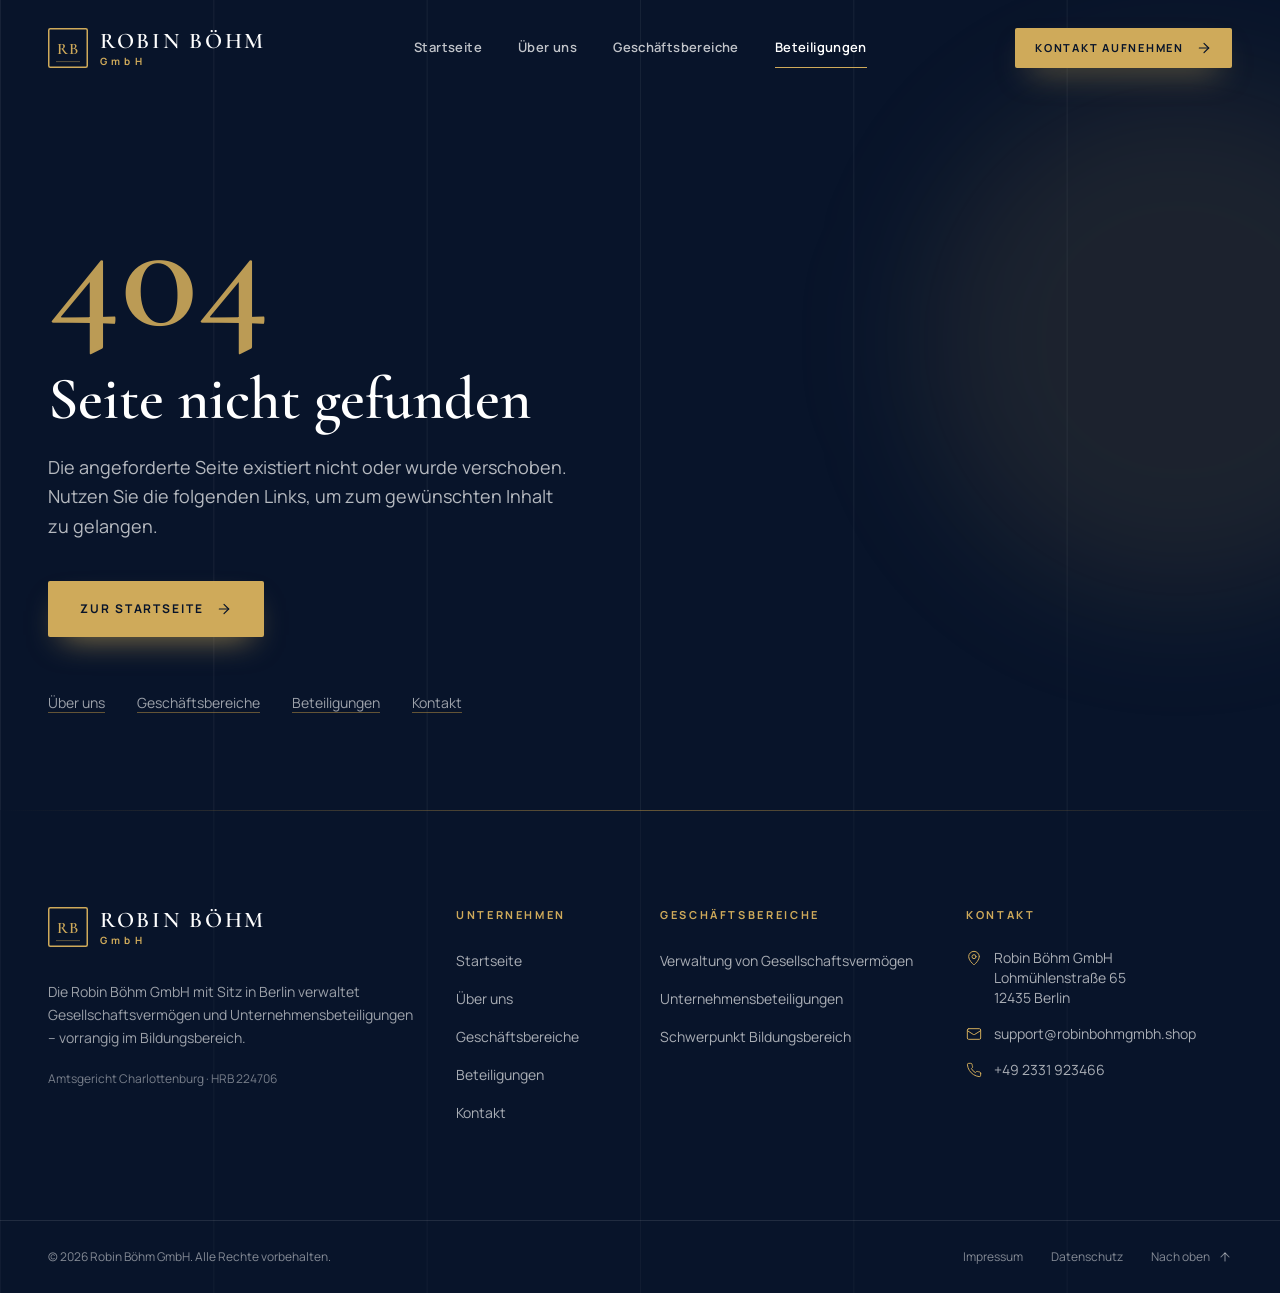
<file: beteiligungen/index.html>
<!doctype html>
<html lang="de">
  <head>
    <meta charset="UTF-8" />
    <meta name="viewport" content="width=device-width, initial-scale=1.0, viewport-fit=cover" />
    <title>Beteiligungen | Robin Böhm GmbH</title>
    <meta name="theme-color" content="#08142A" />
    <meta name="format-detection" content="telephone=no" />
    <link rel="icon" type="image/svg+xml" href="/favicon.svg" />
    <link rel="manifest" href="/site.webmanifest" />
    <meta name="description" content="Die Robin Böhm GmbH verwaltet Beteiligungen an anderen Unternehmen – vorrangig im Bildungsbereich." data-seo>
    <meta name="robots" content="index, follow, max-image-preview:large" data-seo>
    <meta property="og:type" content="website" data-seo>
    <meta property="og:site_name" content="Robin Böhm GmbH" data-seo>
    <meta property="og:locale" content="de_DE" data-seo>
    <meta property="og:title" content="Beteiligungen | Robin Böhm GmbH" data-seo>
    <meta property="og:description" content="Die Robin Böhm GmbH verwaltet Beteiligungen an anderen Unternehmen – vorrangig im Bildungsbereich." data-seo>
    <meta property="og:image" content="https://robinbohmgmbh.shop/og-image.jpg" data-seo>
    <meta property="og:image:alt" content="Gläserne Hochhausfassaden mit goldenen Reflexionen" data-seo>
    <meta name="twitter:card" content="summary_large_image" data-seo>
    <meta name="twitter:title" content="Beteiligungen | Robin Böhm GmbH" data-seo>
    <meta name="twitter:description" content="Die Robin Böhm GmbH verwaltet Beteiligungen an anderen Unternehmen – vorrangig im Bildungsbereich." data-seo>
    <meta name="twitter:image" content="https://robinbohmgmbh.shop/og-image.jpg" data-seo>
    <link rel="canonical" href="https://robinbohmgmbh.shop/beteiligungen/" data-seo>
    <meta property="og:url" content="https://robinbohmgmbh.shop/beteiligungen/" data-seo>
    <script type="application/ld+json" data-seo>{"@context":"https://schema.org","@type":"Organization","name":"Robin Böhm GmbH","alternateName":"Robin Böhm GmbH","url":"https://robinbohmgmbh.shop/","logo":"https://robinbohmgmbh.shop/logo.svg","description":"Die Robin Böhm GmbH mit Sitz in Berlin verwaltet Gesellschaftsvermögen und Unternehmensbeteiligungen – vorrangig im Bildungsbereich.","address":{"@type":"PostalAddress","streetAddress":"Lohmühlenstraße 65","postalCode":"12435","addressLocality":"Berlin","addressCountry":"DE"},"legalName":"Robin Böhm GmbH","identifier":"Amtsgericht Charlottenburg, HRB 224706","email":"support@robinbohmgmbh.shop","telephone":"+492331923466"}</script>
    <script type="application/ld+json" data-seo>{"@context":"https://schema.org","@type":"BreadcrumbList","itemListElement":[{"@type":"ListItem","position":1,"name":"Startseite","item":"https://robinbohmgmbh.shop/"},{"@type":"ListItem","position":2,"name":"Beteiligungen","item":"https://robinbohmgmbh.shop/beteiligungen/"}]}</script>
    <noscript><style>.reveal{opacity:1!important;transform:none!important}</style></noscript>
    <script type="module" crossorigin src="/assets/index-DBIF7t8Z.js"></script>
    <link rel="stylesheet" crossorigin href="/assets/index-BuvHZ4C0.css">
  </head>
  <body>
    <div id="root" data-route="/beteiligungen"><a href="#main" class="sr-only focus:not-sr-only focus:fixed focus:left-4 focus:top-4 focus:z-[60] focus:bg-gold-400 focus:px-5 focus:py-3 focus:text-sm focus:font-bold focus:text-navy-950">Zum Inhalt springen</a><header class="fixed inset-x-0 top-0 z-50 transition-[background-color,box-shadow] duration-500 bg-transparent"><div class="mx-auto w-full px-5 sm:px-8 lg:px-12 max-w-7xl"><div class="flex items-center justify-between gap-6 transition-[height] duration-500 ease-out-expo h-20 lg:h-24"><a class="group inline-flex items-center gap-3" aria-label="Robin Böhm GmbH – zur Startseite" href="/"><svg viewBox="0 0 40 40" fill="none" aria-hidden="true" class="h-10 w-10 shrink-0 text-gold-400 transition-transform duration-700 ease-out-expo group-hover:-rotate-6"><rect x="0.75" y="0.75" width="38.5" height="38.5" rx="1.5" stroke="currentColor" stroke-width="1.5"></rect><text x="20" y="25.6" text-anchor="middle" fill="currentColor" font-family="&#x27;Cormorant Garamond&#x27;, Georgia, serif" font-size="16" font-weight="600" letter-spacing="0.6">RB</text><path d="M8 33.6h24" stroke="currentColor" stroke-width="0.75" opacity="0.55"></path></svg><span class="flex flex-col leading-none"><span class="font-display text-[1.4rem] font-semibold uppercase tracking-[0.12em] text-white">Robin Böhm</span><span class="mt-1 text-[10px] font-bold tracking-[0.42em] text-gold-400">GmbH</span></span></a><nav aria-label="Hauptnavigation" class="hidden lg:block"><ul class="flex items-center gap-1"><li><a class="group relative block px-4 py-2 text-[13px] font-semibold tracking-[0.03em] transition-colors duration-300 text-white/75 hover:text-white" href="/">Startseite<span aria-hidden="true" class="absolute inset-x-4 -bottom-0.5 h-px origin-left bg-gold-400 transition-transform duration-500 ease-out-expo scale-x-0 group-hover:scale-x-100"></span></a></li><li><a class="group relative block px-4 py-2 text-[13px] font-semibold tracking-[0.03em] transition-colors duration-300 text-white/75 hover:text-white" href="/ueber-uns">Über uns<span aria-hidden="true" class="absolute inset-x-4 -bottom-0.5 h-px origin-left bg-gold-400 transition-transform duration-500 ease-out-expo scale-x-0 group-hover:scale-x-100"></span></a></li><li><a class="group relative block px-4 py-2 text-[13px] font-semibold tracking-[0.03em] transition-colors duration-300 text-white/75 hover:text-white" href="/geschaeftsbereiche">Geschäftsbereiche<span aria-hidden="true" class="absolute inset-x-4 -bottom-0.5 h-px origin-left bg-gold-400 transition-transform duration-500 ease-out-expo scale-x-0 group-hover:scale-x-100"></span></a></li><li><a aria-current="page" class="group relative block px-4 py-2 text-[13px] font-semibold tracking-[0.03em] transition-colors duration-300 text-white" href="/beteiligungen">Beteiligungen<span aria-hidden="true" class="absolute inset-x-4 -bottom-0.5 h-px origin-left bg-gold-400 transition-transform duration-500 ease-out-expo scale-x-100"></span></a></li></ul></nav><div class="hidden lg:block"><a class="group inline-flex items-center justify-center gap-3 whitespace-nowrap rounded-[2px] font-bold uppercase tracking-[0.16em] transition-all duration-300 ease-out-expo disabled:cursor-not-allowed disabled:opacity-60 bg-gold-400 text-navy-950 hover:bg-gold-300 shadow-[0_14px_32px_-14px_rgba(207,170,90,0.75)] h-10 px-5 text-[11px]" href="/kontakt">Kontakt aufnehmen<svg xmlns="http://www.w3.org/2000/svg" width="24" height="24" viewBox="0 0 24 24" fill="none" stroke="currentColor" stroke-width="1.75" stroke-linecap="round" stroke-linejoin="round" class="lucide lucide-arrow-right h-4 w-4 transition-transform duration-300 group-hover:translate-x-1" aria-hidden="true"><path d="M5 12h14"></path><path d="m12 5 7 7-7 7"></path></svg></a></div><button type="button" class="-mr-2 inline-flex h-11 w-11 items-center justify-center rounded-sm text-white transition-colors hover:text-gold-300 lg:hidden" aria-expanded="false" aria-controls="mobile-menu" aria-label="Menü öffnen"><svg xmlns="http://www.w3.org/2000/svg" width="24" height="24" viewBox="0 0 24 24" fill="none" stroke="currentColor" stroke-width="1.5" stroke-linecap="round" stroke-linejoin="round" class="lucide lucide-menu h-6 w-6" aria-hidden="true"><line x1="4" x2="20" y1="12" y2="12"></line><line x1="4" x2="20" y1="6" y2="6"></line><line x1="4" x2="20" y1="18" y2="18"></line></svg></button></div></div></header><div id="mobile-menu" aria-hidden="true" class="fixed inset-0 z-40 lg:hidden invisible transition-[visibility] duration-500"><div aria-hidden="true" class="absolute inset-0 bg-navy-950/70 transition-opacity duration-500 opacity-0"></div><div class="absolute inset-y-0 right-0 flex w-full max-w-md flex-col overflow-y-auto bg-navy-950 px-6 pb-10 pt-32 transition-transform duration-500 ease-out-expo sm:px-10 translate-x-full"><div aria-hidden="true" class="bg-grid-lines pointer-events-none absolute inset-0"></div><nav aria-label="Mobile Navigation" class="relative"><ul class="border-t border-white/10"><li class="border-b border-white/10 transition-[opacity,transform] duration-700 ease-out-expo translate-x-8 opacity-0" style="transition-delay:0ms"><a class="group flex items-center justify-between py-5 font-display text-[2rem] font-semibold leading-none transition-colors text-white hover:text-gold-300" href="/">Startseite<svg xmlns="http://www.w3.org/2000/svg" width="24" height="24" viewBox="0 0 24 24" fill="none" stroke="currentColor" stroke-width="1.5" stroke-linecap="round" stroke-linejoin="round" class="lucide lucide-arrow-up-right h-5 w-5 text-gold-400/70 transition-transform duration-300 group-hover:-translate-y-0.5 group-hover:translate-x-0.5" aria-hidden="true"><path d="M7 7h10v10"></path><path d="M7 17 17 7"></path></svg></a></li><li class="border-b border-white/10 transition-[opacity,transform] duration-700 ease-out-expo translate-x-8 opacity-0" style="transition-delay:0ms"><a class="group flex items-center justify-between py-5 font-display text-[2rem] font-semibold leading-none transition-colors text-white hover:text-gold-300" href="/ueber-uns">Über uns<svg xmlns="http://www.w3.org/2000/svg" width="24" height="24" viewBox="0 0 24 24" fill="none" stroke="currentColor" stroke-width="1.5" stroke-linecap="round" stroke-linejoin="round" class="lucide lucide-arrow-up-right h-5 w-5 text-gold-400/70 transition-transform duration-300 group-hover:-translate-y-0.5 group-hover:translate-x-0.5" aria-hidden="true"><path d="M7 7h10v10"></path><path d="M7 17 17 7"></path></svg></a></li><li class="border-b border-white/10 transition-[opacity,transform] duration-700 ease-out-expo translate-x-8 opacity-0" style="transition-delay:0ms"><a class="group flex items-center justify-between py-5 font-display text-[2rem] font-semibold leading-none transition-colors text-white hover:text-gold-300" href="/geschaeftsbereiche">Geschäftsbereiche<svg xmlns="http://www.w3.org/2000/svg" width="24" height="24" viewBox="0 0 24 24" fill="none" stroke="currentColor" stroke-width="1.5" stroke-linecap="round" stroke-linejoin="round" class="lucide lucide-arrow-up-right h-5 w-5 text-gold-400/70 transition-transform duration-300 group-hover:-translate-y-0.5 group-hover:translate-x-0.5" aria-hidden="true"><path d="M7 7h10v10"></path><path d="M7 17 17 7"></path></svg></a></li><li class="border-b border-white/10 transition-[opacity,transform] duration-700 ease-out-expo translate-x-8 opacity-0" style="transition-delay:0ms"><a aria-current="page" class="group flex items-center justify-between py-5 font-display text-[2rem] font-semibold leading-none transition-colors text-gold-300" href="/beteiligungen">Beteiligungen<svg xmlns="http://www.w3.org/2000/svg" width="24" height="24" viewBox="0 0 24 24" fill="none" stroke="currentColor" stroke-width="1.5" stroke-linecap="round" stroke-linejoin="round" class="lucide lucide-arrow-up-right h-5 w-5 text-gold-400/70 transition-transform duration-300 group-hover:-translate-y-0.5 group-hover:translate-x-0.5" aria-hidden="true"><path d="M7 7h10v10"></path><path d="M7 17 17 7"></path></svg></a></li><li class="border-b border-white/10 transition-[opacity,transform] duration-700 ease-out-expo translate-x-8 opacity-0" style="transition-delay:0ms"><a class="group flex items-center justify-between py-5 font-display text-[2rem] font-semibold leading-none transition-colors text-white hover:text-gold-300" href="/kontakt">Kontakt<svg xmlns="http://www.w3.org/2000/svg" width="24" height="24" viewBox="0 0 24 24" fill="none" stroke="currentColor" stroke-width="1.5" stroke-linecap="round" stroke-linejoin="round" class="lucide lucide-arrow-up-right h-5 w-5 text-gold-400/70 transition-transform duration-300 group-hover:-translate-y-0.5 group-hover:translate-x-0.5" aria-hidden="true"><path d="M7 7h10v10"></path><path d="M7 17 17 7"></path></svg></a></li></ul></nav><div class="relative mt-auto space-y-4 pt-12 text-sm text-white/70"><p class="flex items-start gap-3"><svg xmlns="http://www.w3.org/2000/svg" width="24" height="24" viewBox="0 0 24 24" fill="none" stroke="currentColor" stroke-width="1.5" stroke-linecap="round" stroke-linejoin="round" class="lucide lucide-map-pin mt-0.5 h-4 w-4 shrink-0 text-gold-400" aria-hidden="true"><path d="M20 10c0 4.993-5.539 10.193-7.399 11.799a1 1 0 0 1-1.202 0C9.539 20.193 4 14.993 4 10a8 8 0 0 1 16 0"></path><circle cx="12" cy="10" r="3"></circle></svg><span>Lohmühlenstraße 65<!-- -->, <!-- -->12435<!-- --> <!-- -->Berlin</span></p><a href="mailto:support@robinbohmgmbh.shop" class="flex items-center gap-3 hover:text-gold-300"><svg xmlns="http://www.w3.org/2000/svg" width="24" height="24" viewBox="0 0 24 24" fill="none" stroke="currentColor" stroke-width="1.5" stroke-linecap="round" stroke-linejoin="round" class="lucide lucide-mail h-4 w-4 text-gold-400" aria-hidden="true"><rect width="20" height="16" x="2" y="4" rx="2"></rect><path d="m22 7-8.97 5.7a1.94 1.94 0 0 1-2.06 0L2 7"></path></svg>support@robinbohmgmbh.shop</a><a href="tel:+492331923466" class="flex items-center gap-3 hover:text-gold-300"><svg xmlns="http://www.w3.org/2000/svg" width="24" height="24" viewBox="0 0 24 24" fill="none" stroke="currentColor" stroke-width="1.5" stroke-linecap="round" stroke-linejoin="round" class="lucide lucide-phone h-4 w-4 text-gold-400" aria-hidden="true"><path d="M22 16.92v3a2 2 0 0 1-2.18 2 19.79 19.79 0 0 1-8.63-3.07 19.5 19.5 0 0 1-6-6 19.79 19.79 0 0 1-3.07-8.67A2 2 0 0 1 4.11 2h3a2 2 0 0 1 2 1.72 12.84 12.84 0 0 0 .7 2.81 2 2 0 0 1-.45 2.11L8.09 9.91a16 16 0 0 0 6 6l1.27-1.27a2 2 0 0 1 2.11-.45 12.84 12.84 0 0 0 2.81.7A2 2 0 0 1 22 16.92z"></path></svg>+49 2331 923466</a><ul class="flex gap-6 pt-4 text-xs uppercase tracking-[0.18em] text-white/50"><li><a class="hover:text-gold-300" href="/impressum">Impressum</a></li><li><a class="hover:text-gold-300" href="/datenschutz">Datenschutz</a></li></ul></div></div></div><main id="main" tabindex="-1" class="outline-none"><section class="relative isolate overflow-hidden bg-navy-950 text-white pb-20 pt-44 sm:pb-28 sm:pt-52 lg:pb-32 lg:pt-56"><img src="/images/library.jpg" alt="" aria-hidden="true" decoding="async" class="absolute inset-0 -z-30 h-full w-full animate-hero-zoom object-cover opacity-45"/><div aria-hidden="true" class="absolute inset-0 -z-20 bg-gradient-to-r from-navy-950 via-navy-950/90 to-navy-950/45"></div><div aria-hidden="true" class="absolute inset-0 -z-20 bg-gradient-to-t from-navy-950 via-transparent to-navy-950/60"></div><div aria-hidden="true" class="bg-grid-lines absolute inset-0 -z-10"></div><div aria-hidden="true" class="absolute -right-40 top-0 -z-10 h-[520px] w-[520px] rounded-full bg-gold-400/10 blur-3xl"></div><div class="mx-auto w-full px-5 sm:px-8 lg:px-12 max-w-7xl"><div class="animate-fade-up" style="animation-delay:50ms"><nav aria-label="Brotkrümelnavigation"><ol class="flex flex-wrap items-center gap-2 text-[11px] font-semibold uppercase tracking-[0.2em] text-white/55"><li><a class="transition-colors hover:text-gold-300" href="/">Startseite</a></li><li aria-hidden="true"><svg xmlns="http://www.w3.org/2000/svg" width="24" height="24" viewBox="0 0 24 24" fill="none" stroke="currentColor" stroke-width="2" stroke-linecap="round" stroke-linejoin="round" class="lucide lucide-chevron-right h-3.5 w-3.5 text-gold-400/70"><path d="m9 18 6-6-6-6"></path></svg></li><li aria-current="page" class="text-gold-300">Beteiligungen</li></ol></nav></div><p class="eyebrow mt-10 animate-fade-up text-gold-300" style="animation-delay:150ms"><span aria-hidden="true" class="h-px w-8 bg-gold-400"></span>Beteiligungen</p><h1 class="mt-6 max-w-4xl animate-fade-up font-display font-semibold leading-[1.02] tracking-[-0.015em] text-white text-[2.9rem] sm:text-6xl lg:text-7xl" style="animation-delay:250ms">Unternehmensbeteiligungen.<br/><span class="italic text-gold-300">Schwerpunkt Bildung.</span></h1><p class="mt-7 max-w-2xl animate-fade-up text-[17px] leading-relaxed text-white/75 sm:text-lg" style="animation-delay:380ms">Die Robin Böhm GmbH verwaltet Beteiligungen an anderen Unternehmen – vorrangig im Bildungsbereich.</p><div aria-hidden="true" class="mt-12 h-px w-32 origin-left animate-line-grow bg-gradient-to-r from-gold-400 to-transparent" style="animation-delay:600ms"></div></div></section><section aria-labelledby="holdings-title" class="relative isolate overflow-hidden bg-white py-24 sm:py-28 lg:py-36"><div class="mx-auto w-full px-5 sm:px-8 lg:px-12 max-w-7xl"><div class="grid items-center gap-16 lg:grid-cols-12 lg:gap-20"><div class="lg:col-span-7"><div class="max-w-3xl"><div class="reveal" style="--reveal-delay:0ms"><p class="eyebrow text-gold-700"><span aria-hidden="true" class="h-px w-8 shrink-0 bg-gold-600"></span>Beteiligungen</p></div><div class="reveal" style="--reveal-delay:80ms"><h2 id="holdings-title" class="mt-5 font-display text-[2.6rem] font-semibold leading-[1.06] tracking-[-0.01em] sm:text-5xl lg:text-[3.5rem] text-navy-950">Verwaltung von <span class="italic text-gold-700">Unternehmensbeteiligungen.</span></h2></div></div><div class="reveal" style="--reveal-delay:200ms"><div class="mt-8 space-y-5 text-[17px] leading-[1.8] text-navy-600"><p>Zum Unternehmensgegenstand der <!-- -->Robin Böhm GmbH<!-- --> gehört die Verwaltung von Unternehmensbeteiligungen – also von Anteilen an anderen Gesellschaften. Der Schwerpunkt liegt vorrangig im Bildungsbereich.</p><p>Für Anfragen zu Beteiligungen nutzen Sie bitte die Kontaktmöglichkeiten auf unserer Kontaktseite.</p></div></div></div><div class="reveal lg:col-span-5" style="--reveal-delay:150ms"><div class="relative overflow-hidden bg-navy-950 p-8 text-white sm:p-10"><div aria-hidden="true" class="absolute -right-16 -top-16 h-48 w-48 rounded-full bg-gold-400/15 blur-3xl"></div><dl class="relative divide-y divide-white/10"><div class="flex items-start gap-5 py-6 first:pt-0"><svg xmlns="http://www.w3.org/2000/svg" width="24" height="24" viewBox="0 0 24 24" fill="none" stroke="currentColor" stroke-width="1.5" stroke-linecap="round" stroke-linejoin="round" class="lucide lucide-building2 mt-1 h-5 w-5 shrink-0 text-gold-300" aria-hidden="true"><path d="M6 22V4a2 2 0 0 1 2-2h8a2 2 0 0 1 2 2v18Z"></path><path d="M6 12H4a2 2 0 0 0-2 2v6a2 2 0 0 0 2 2h2"></path><path d="M18 9h2a2 2 0 0 1 2 2v9a2 2 0 0 1-2 2h-2"></path><path d="M10 6h4"></path><path d="M10 10h4"></path><path d="M10 14h4"></path><path d="M10 18h4"></path></svg><div><dt class="text-[11px] font-bold uppercase tracking-[0.2em] text-white/55">Tätigkeit</dt><dd class="mt-1.5 font-display text-2xl font-semibold leading-snug">Verwaltung von Unternehmensbeteiligungen</dd></div></div><div class="flex items-start gap-5 py-6 first:pt-0"><svg xmlns="http://www.w3.org/2000/svg" width="24" height="24" viewBox="0 0 24 24" fill="none" stroke="currentColor" stroke-width="1.5" stroke-linecap="round" stroke-linejoin="round" class="lucide lucide-graduation-cap mt-1 h-5 w-5 shrink-0 text-gold-300" aria-hidden="true"><path d="M21.42 10.922a1 1 0 0 0-.019-1.838L12.83 5.18a2 2 0 0 0-1.66 0L2.6 9.08a1 1 0 0 0 0 1.832l8.57 3.908a2 2 0 0 0 1.66 0z"></path><path d="M22 10v6"></path><path d="M6 12.5V16a6 3 0 0 0 12 0v-3.5"></path></svg><div><dt class="text-[11px] font-bold uppercase tracking-[0.2em] text-white/55">Schwerpunkt</dt><dd class="mt-1.5 font-display text-2xl font-semibold leading-snug">Bildungsbereich</dd></div></div><div class="flex items-start gap-5 py-6 first:pt-0"><svg xmlns="http://www.w3.org/2000/svg" width="24" height="24" viewBox="0 0 24 24" fill="none" stroke="currentColor" stroke-width="1.5" stroke-linecap="round" stroke-linejoin="round" class="lucide lucide-map-pin mt-1 h-5 w-5 shrink-0 text-gold-300" aria-hidden="true"><path d="M20 10c0 4.993-5.539 10.193-7.399 11.799a1 1 0 0 1-1.202 0C9.539 20.193 4 14.993 4 10a8 8 0 0 1 16 0"></path><circle cx="12" cy="10" r="3"></circle></svg><div><dt class="text-[11px] font-bold uppercase tracking-[0.2em] text-white/55">Sitz der Gesellschaft</dt><dd class="mt-1.5 font-display text-2xl font-semibold leading-snug">Berlin</dd></div></div></dl><a class="group inline-flex items-center justify-center gap-3 whitespace-nowrap rounded-[2px] font-bold uppercase tracking-[0.16em] transition-all duration-300 ease-out-expo disabled:cursor-not-allowed disabled:opacity-60 bg-gold-400 text-navy-950 hover:bg-gold-300 shadow-[0_14px_32px_-14px_rgba(207,170,90,0.75)] h-12 px-7 text-[11.5px] relative mt-4" href="/kontakt">Kontakt aufnehmen<svg xmlns="http://www.w3.org/2000/svg" width="24" height="24" viewBox="0 0 24 24" fill="none" stroke="currentColor" stroke-width="1.75" stroke-linecap="round" stroke-linejoin="round" class="lucide lucide-arrow-right h-4 w-4 transition-transform duration-300 group-hover:translate-x-1" aria-hidden="true"><path d="M5 12h14"></path><path d="m12 5 7 7-7 7"></path></svg></a></div></div></div></div></section><section class="relative isolate overflow-hidden bg-navy-950 py-24 text-white sm:py-28" aria-labelledby="cta-title"><div aria-hidden="true" class="absolute inset-0 -z-10 bg-[radial-gradient(ellipse_at_top_right,rgba(207,170,90,0.2),transparent_55%)]"></div><div aria-hidden="true" class="absolute inset-0 -z-10 bg-[radial-gradient(ellipse_at_bottom_left,rgba(31,54,87,0.9),transparent_60%)]"></div><div aria-hidden="true" class="bg-grid-lines absolute inset-0 -z-10"></div><div aria-hidden="true" class="absolute inset-x-0 top-0 h-px bg-gradient-to-r from-transparent via-gold-500/60 to-transparent"></div><div class="mx-auto w-full px-5 sm:px-8 lg:px-12 max-w-7xl grid items-end gap-12 lg:grid-cols-[1.5fr_1fr]"><div><div class="reveal" style="--reveal-delay:0ms"><p class="eyebrow text-gold-300"><span aria-hidden="true" class="h-px w-8 shrink-0 bg-gold-400"></span>Kontakt</p></div><div class="reveal" style="--reveal-delay:80ms"><h2 id="cta-title" class="mt-5 max-w-3xl font-display text-[2.6rem] font-semibold leading-[1.06] sm:text-5xl lg:text-[3.5rem]">Kontakt zur <span class="italic text-gold-300">Robin Böhm GmbH<!-- -->.</span></h2></div><div class="reveal" style="--reveal-delay:160ms"><p class="mt-6 max-w-2xl text-[17px] leading-relaxed text-white/70">Anschrift und Kontaktmöglichkeiten finden Sie auf unserer Kontaktseite.</p></div></div><div class="reveal flex flex-wrap gap-4 lg:justify-end" style="--reveal-delay:240ms"><a class="group inline-flex items-center justify-center gap-3 whitespace-nowrap rounded-[2px] font-bold uppercase tracking-[0.16em] transition-all duration-300 ease-out-expo disabled:cursor-not-allowed disabled:opacity-60 bg-gold-400 text-navy-950 hover:bg-gold-300 shadow-[0_14px_32px_-14px_rgba(207,170,90,0.75)] h-14 px-8 text-xs" href="/kontakt">Zur Kontaktseite<svg xmlns="http://www.w3.org/2000/svg" width="24" height="24" viewBox="0 0 24 24" fill="none" stroke="currentColor" stroke-width="1.75" stroke-linecap="round" stroke-linejoin="round" class="lucide lucide-arrow-right h-4 w-4 transition-transform duration-300 group-hover:translate-x-1" aria-hidden="true"><path d="M5 12h14"></path><path d="m12 5 7 7-7 7"></path></svg></a><a class="group inline-flex items-center justify-center gap-3 whitespace-nowrap rounded-[2px] font-bold uppercase tracking-[0.16em] transition-all duration-300 ease-out-expo disabled:cursor-not-allowed disabled:opacity-60 border border-white/30 text-white hover:border-gold-300 hover:text-gold-200 h-14 px-8 text-xs" href="/ueber-uns">Über das Unternehmen</a></div></div></section></main><footer class="relative isolate overflow-hidden bg-navy-950 text-white" aria-labelledby="footer-heading"><h2 id="footer-heading" class="sr-only">Fußbereich</h2><div aria-hidden="true" class="h-px bg-gradient-to-r from-transparent via-gold-500/50 to-transparent"></div><div aria-hidden="true" class="bg-grid-lines absolute inset-0 -z-10 opacity-60"></div><div class="mx-auto w-full px-5 sm:px-8 lg:px-12 max-w-7xl grid gap-14 py-20 sm:grid-cols-2 lg:grid-cols-12 lg:gap-10 lg:py-24"><div class="sm:col-span-2 lg:col-span-4"><a class="group inline-flex items-center gap-3" aria-label="Robin Böhm GmbH – zur Startseite" href="/"><svg viewBox="0 0 40 40" fill="none" aria-hidden="true" class="h-10 w-10 shrink-0 text-gold-400 transition-transform duration-700 ease-out-expo group-hover:-rotate-6"><rect x="0.75" y="0.75" width="38.5" height="38.5" rx="1.5" stroke="currentColor" stroke-width="1.5"></rect><text x="20" y="25.6" text-anchor="middle" fill="currentColor" font-family="&#x27;Cormorant Garamond&#x27;, Georgia, serif" font-size="16" font-weight="600" letter-spacing="0.6">RB</text><path d="M8 33.6h24" stroke="currentColor" stroke-width="0.75" opacity="0.55"></path></svg><span class="flex flex-col leading-none"><span class="font-display text-[1.4rem] font-semibold uppercase tracking-[0.12em] text-white">Robin Böhm</span><span class="mt-1 text-[10px] font-bold tracking-[0.42em] text-gold-400">GmbH</span></span></a><p class="mt-7 max-w-sm text-sm leading-relaxed text-white/60">Die Robin Böhm GmbH mit Sitz in Berlin verwaltet Gesellschaftsvermögen und Unternehmensbeteiligungen – vorrangig im Bildungsbereich.</p><p class="mt-5 text-xs leading-relaxed text-white/45">Amtsgericht Charlottenburg<!-- --> · <!-- -->HRB 224706</p></div><nav aria-label="Unternehmen" class="lg:col-span-2"><h3 class="text-[11px] font-bold uppercase tracking-[0.24em] text-gold-400">Unternehmen</h3><ul class="mt-6 space-y-3.5"><li><a class="text-sm text-white/65 transition-colors duration-300 hover:text-white" href="/">Startseite</a></li><li><a class="text-sm text-white/65 transition-colors duration-300 hover:text-white" href="/ueber-uns">Über uns</a></li><li><a class="text-sm text-white/65 transition-colors duration-300 hover:text-white" href="/geschaeftsbereiche">Geschäftsbereiche</a></li><li><a class="text-sm text-white/65 transition-colors duration-300 hover:text-white" href="/beteiligungen">Beteiligungen</a></li><li><a class="text-sm text-white/65 transition-colors duration-300 hover:text-white" href="/kontakt">Kontakt</a></li></ul></nav><nav aria-label="Geschäftsbereiche" class="lg:col-span-3"><h3 class="text-[11px] font-bold uppercase tracking-[0.24em] text-gold-400">Geschäftsbereiche</h3><ul class="mt-6 space-y-3.5"><li><a class="text-sm text-white/65 transition-colors duration-300 hover:text-white" href="/geschaeftsbereiche#vermoegensverwaltung">Verwaltung von Gesellschaftsvermögen</a></li><li><a class="text-sm text-white/65 transition-colors duration-300 hover:text-white" href="/geschaeftsbereiche#beteiligungen">Unternehmensbeteiligungen</a></li><li><a class="text-sm text-white/65 transition-colors duration-300 hover:text-white" href="/geschaeftsbereiche#bildungsbereich">Schwerpunkt Bildungsbereich</a></li></ul></nav><div class="lg:col-span-3"><h3 class="text-[11px] font-bold uppercase tracking-[0.24em] text-gold-400">Kontakt</h3><address class="mt-6 space-y-4 text-sm not-italic text-white/65"><p class="flex gap-3"><svg xmlns="http://www.w3.org/2000/svg" width="24" height="24" viewBox="0 0 24 24" fill="none" stroke="currentColor" stroke-width="1.5" stroke-linecap="round" stroke-linejoin="round" class="lucide lucide-map-pin mt-0.5 h-4 w-4 shrink-0 text-gold-400" aria-hidden="true"><path d="M20 10c0 4.993-5.539 10.193-7.399 11.799a1 1 0 0 1-1.202 0C9.539 20.193 4 14.993 4 10a8 8 0 0 1 16 0"></path><circle cx="12" cy="10" r="3"></circle></svg><span>Robin Böhm GmbH<br/>Lohmühlenstraße 65<br/>12435<!-- --> <!-- -->Berlin</span></p><p><a href="mailto:support@robinbohmgmbh.shop" class="flex gap-3 transition-colors hover:text-white"><svg xmlns="http://www.w3.org/2000/svg" width="24" height="24" viewBox="0 0 24 24" fill="none" stroke="currentColor" stroke-width="1.5" stroke-linecap="round" stroke-linejoin="round" class="lucide lucide-mail mt-0.5 h-4 w-4 shrink-0 text-gold-400" aria-hidden="true"><rect width="20" height="16" x="2" y="4" rx="2"></rect><path d="m22 7-8.97 5.7a1.94 1.94 0 0 1-2.06 0L2 7"></path></svg>support@robinbohmgmbh.shop</a></p><p><a href="tel:+492331923466" class="flex gap-3 transition-colors hover:text-white"><svg xmlns="http://www.w3.org/2000/svg" width="24" height="24" viewBox="0 0 24 24" fill="none" stroke="currentColor" stroke-width="1.5" stroke-linecap="round" stroke-linejoin="round" class="lucide lucide-phone mt-0.5 h-4 w-4 shrink-0 text-gold-400" aria-hidden="true"><path d="M22 16.92v3a2 2 0 0 1-2.18 2 19.79 19.79 0 0 1-8.63-3.07 19.5 19.5 0 0 1-6-6 19.79 19.79 0 0 1-3.07-8.67A2 2 0 0 1 4.11 2h3a2 2 0 0 1 2 1.72 12.84 12.84 0 0 0 .7 2.81 2 2 0 0 1-.45 2.11L8.09 9.91a16 16 0 0 0 6 6l1.27-1.27a2 2 0 0 1 2.11-.45 12.84 12.84 0 0 0 2.81.7A2 2 0 0 1 22 16.92z"></path></svg>+49 2331 923466</a></p></address></div></div><div class="border-t border-white/10"><div class="mx-auto w-full px-5 sm:px-8 lg:px-12 max-w-7xl flex flex-col gap-5 py-7 text-xs text-white/50 sm:flex-row sm:items-center sm:justify-between"><p>© <!-- -->2026<!-- --> <!-- -->Robin Böhm GmbH<!-- -->. Alle Rechte vorbehalten.</p><ul class="flex flex-wrap items-center gap-x-7 gap-y-3"><li><a class="transition-colors hover:text-gold-300" href="/impressum">Impressum</a></li><li><a class="transition-colors hover:text-gold-300" href="/datenschutz">Datenschutz</a></li><li><button type="button" class="group inline-flex items-center gap-2 transition-colors hover:text-gold-300">Nach oben<svg xmlns="http://www.w3.org/2000/svg" width="24" height="24" viewBox="0 0 24 24" fill="none" stroke="currentColor" stroke-width="1.75" stroke-linecap="round" stroke-linejoin="round" class="lucide lucide-arrow-up h-3.5 w-3.5 transition-transform group-hover:-translate-y-0.5" aria-hidden="true"><path d="m5 12 7-7 7 7"></path><path d="M12 19V5"></path></svg></button></li></ul></div></div></footer></div>
  </body>
</html>
</file>
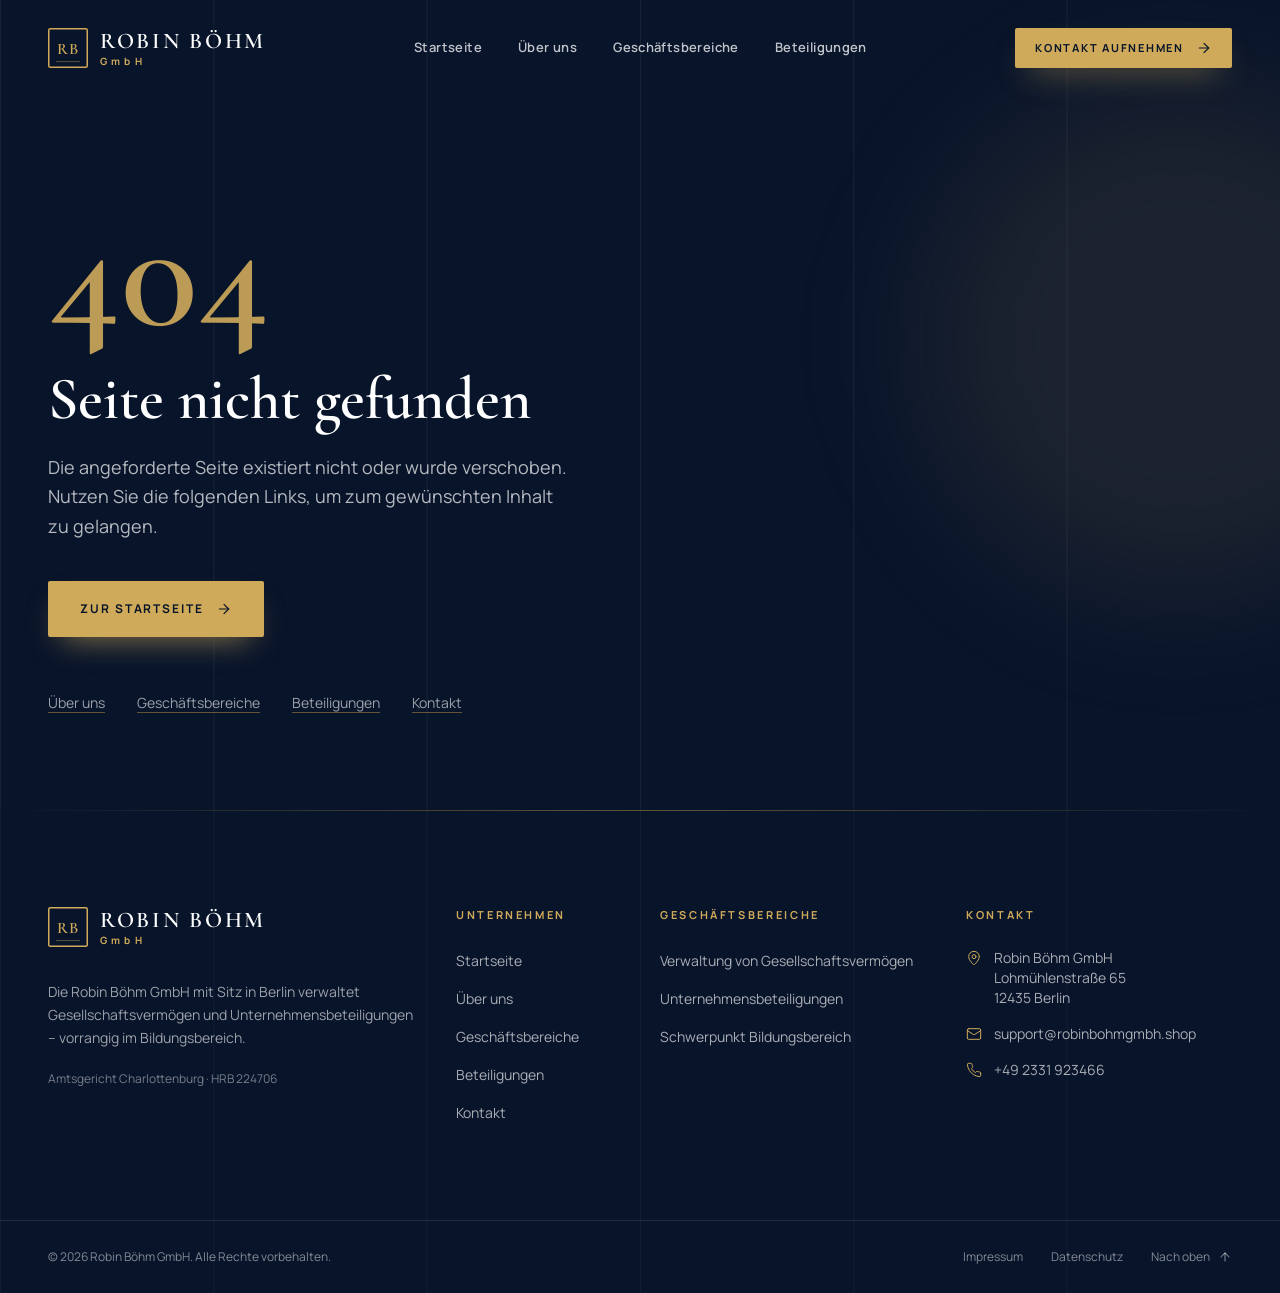
<file: datenschutz/index.html>
<!doctype html>
<html lang="de">
  <head>
    <meta charset="UTF-8" />
    <meta name="viewport" content="width=device-width, initial-scale=1.0, viewport-fit=cover" />
    <title>Datenschutzerklärung | Robin Böhm GmbH</title>
    <meta name="theme-color" content="#08142A" />
    <meta name="format-detection" content="telephone=no" />
    <link rel="icon" type="image/svg+xml" href="/favicon.svg" />
    <link rel="manifest" href="/site.webmanifest" />
    <meta name="description" content="Datenschutzerklärung der Robin Böhm GmbH: Informationen zur Verarbeitung personenbezogener Daten gemäß DSGVO." data-seo>
    <meta name="robots" content="index, follow, max-image-preview:large" data-seo>
    <meta property="og:type" content="website" data-seo>
    <meta property="og:site_name" content="Robin Böhm GmbH" data-seo>
    <meta property="og:locale" content="de_DE" data-seo>
    <meta property="og:title" content="Datenschutzerklärung | Robin Böhm GmbH" data-seo>
    <meta property="og:description" content="Datenschutzerklärung der Robin Böhm GmbH: Informationen zur Verarbeitung personenbezogener Daten gemäß DSGVO." data-seo>
    <meta property="og:image" content="https://robinbohmgmbh.shop/og-image.jpg" data-seo>
    <meta property="og:image:alt" content="Gläserne Hochhausfassaden mit goldenen Reflexionen" data-seo>
    <meta name="twitter:card" content="summary_large_image" data-seo>
    <meta name="twitter:title" content="Datenschutzerklärung | Robin Böhm GmbH" data-seo>
    <meta name="twitter:description" content="Datenschutzerklärung der Robin Böhm GmbH: Informationen zur Verarbeitung personenbezogener Daten gemäß DSGVO." data-seo>
    <meta name="twitter:image" content="https://robinbohmgmbh.shop/og-image.jpg" data-seo>
    <link rel="canonical" href="https://robinbohmgmbh.shop/datenschutz/" data-seo>
    <meta property="og:url" content="https://robinbohmgmbh.shop/datenschutz/" data-seo>
    <script type="application/ld+json" data-seo>{"@context":"https://schema.org","@type":"Organization","name":"Robin Böhm GmbH","alternateName":"Robin Böhm GmbH","url":"https://robinbohmgmbh.shop/","logo":"https://robinbohmgmbh.shop/logo.svg","description":"Die Robin Böhm GmbH mit Sitz in Berlin verwaltet Gesellschaftsvermögen und Unternehmensbeteiligungen – vorrangig im Bildungsbereich.","address":{"@type":"PostalAddress","streetAddress":"Lohmühlenstraße 65","postalCode":"12435","addressLocality":"Berlin","addressCountry":"DE"},"legalName":"Robin Böhm GmbH","identifier":"Amtsgericht Charlottenburg, HRB 224706","email":"support@robinbohmgmbh.shop","telephone":"+492331923466"}</script>
    <script type="application/ld+json" data-seo>{"@context":"https://schema.org","@type":"BreadcrumbList","itemListElement":[{"@type":"ListItem","position":1,"name":"Startseite","item":"https://robinbohmgmbh.shop/"},{"@type":"ListItem","position":2,"name":"Datenschutz","item":"https://robinbohmgmbh.shop/datenschutz/"}]}</script>
    <noscript><style>.reveal{opacity:1!important;transform:none!important}</style></noscript>
    <script type="module" crossorigin src="/assets/index-DBIF7t8Z.js"></script>
    <link rel="stylesheet" crossorigin href="/assets/index-BuvHZ4C0.css">
  </head>
  <body>
    <div id="root" data-route="/datenschutz"><a href="#main" class="sr-only focus:not-sr-only focus:fixed focus:left-4 focus:top-4 focus:z-[60] focus:bg-gold-400 focus:px-5 focus:py-3 focus:text-sm focus:font-bold focus:text-navy-950">Zum Inhalt springen</a><header class="fixed inset-x-0 top-0 z-50 transition-[background-color,box-shadow] duration-500 bg-transparent"><div class="mx-auto w-full px-5 sm:px-8 lg:px-12 max-w-7xl"><div class="flex items-center justify-between gap-6 transition-[height] duration-500 ease-out-expo h-20 lg:h-24"><a class="group inline-flex items-center gap-3" aria-label="Robin Böhm GmbH – zur Startseite" href="/"><svg viewBox="0 0 40 40" fill="none" aria-hidden="true" class="h-10 w-10 shrink-0 text-gold-400 transition-transform duration-700 ease-out-expo group-hover:-rotate-6"><rect x="0.75" y="0.75" width="38.5" height="38.5" rx="1.5" stroke="currentColor" stroke-width="1.5"></rect><text x="20" y="25.6" text-anchor="middle" fill="currentColor" font-family="&#x27;Cormorant Garamond&#x27;, Georgia, serif" font-size="16" font-weight="600" letter-spacing="0.6">RB</text><path d="M8 33.6h24" stroke="currentColor" stroke-width="0.75" opacity="0.55"></path></svg><span class="flex flex-col leading-none"><span class="font-display text-[1.4rem] font-semibold uppercase tracking-[0.12em] text-white">Robin Böhm</span><span class="mt-1 text-[10px] font-bold tracking-[0.42em] text-gold-400">GmbH</span></span></a><nav aria-label="Hauptnavigation" class="hidden lg:block"><ul class="flex items-center gap-1"><li><a class="group relative block px-4 py-2 text-[13px] font-semibold tracking-[0.03em] transition-colors duration-300 text-white/75 hover:text-white" href="/">Startseite<span aria-hidden="true" class="absolute inset-x-4 -bottom-0.5 h-px origin-left bg-gold-400 transition-transform duration-500 ease-out-expo scale-x-0 group-hover:scale-x-100"></span></a></li><li><a class="group relative block px-4 py-2 text-[13px] font-semibold tracking-[0.03em] transition-colors duration-300 text-white/75 hover:text-white" href="/ueber-uns">Über uns<span aria-hidden="true" class="absolute inset-x-4 -bottom-0.5 h-px origin-left bg-gold-400 transition-transform duration-500 ease-out-expo scale-x-0 group-hover:scale-x-100"></span></a></li><li><a class="group relative block px-4 py-2 text-[13px] font-semibold tracking-[0.03em] transition-colors duration-300 text-white/75 hover:text-white" href="/geschaeftsbereiche">Geschäftsbereiche<span aria-hidden="true" class="absolute inset-x-4 -bottom-0.5 h-px origin-left bg-gold-400 transition-transform duration-500 ease-out-expo scale-x-0 group-hover:scale-x-100"></span></a></li><li><a class="group relative block px-4 py-2 text-[13px] font-semibold tracking-[0.03em] transition-colors duration-300 text-white/75 hover:text-white" href="/beteiligungen">Beteiligungen<span aria-hidden="true" class="absolute inset-x-4 -bottom-0.5 h-px origin-left bg-gold-400 transition-transform duration-500 ease-out-expo scale-x-0 group-hover:scale-x-100"></span></a></li></ul></nav><div class="hidden lg:block"><a class="group inline-flex items-center justify-center gap-3 whitespace-nowrap rounded-[2px] font-bold uppercase tracking-[0.16em] transition-all duration-300 ease-out-expo disabled:cursor-not-allowed disabled:opacity-60 bg-gold-400 text-navy-950 hover:bg-gold-300 shadow-[0_14px_32px_-14px_rgba(207,170,90,0.75)] h-10 px-5 text-[11px]" href="/kontakt">Kontakt aufnehmen<svg xmlns="http://www.w3.org/2000/svg" width="24" height="24" viewBox="0 0 24 24" fill="none" stroke="currentColor" stroke-width="1.75" stroke-linecap="round" stroke-linejoin="round" class="lucide lucide-arrow-right h-4 w-4 transition-transform duration-300 group-hover:translate-x-1" aria-hidden="true"><path d="M5 12h14"></path><path d="m12 5 7 7-7 7"></path></svg></a></div><button type="button" class="-mr-2 inline-flex h-11 w-11 items-center justify-center rounded-sm text-white transition-colors hover:text-gold-300 lg:hidden" aria-expanded="false" aria-controls="mobile-menu" aria-label="Menü öffnen"><svg xmlns="http://www.w3.org/2000/svg" width="24" height="24" viewBox="0 0 24 24" fill="none" stroke="currentColor" stroke-width="1.5" stroke-linecap="round" stroke-linejoin="round" class="lucide lucide-menu h-6 w-6" aria-hidden="true"><line x1="4" x2="20" y1="12" y2="12"></line><line x1="4" x2="20" y1="6" y2="6"></line><line x1="4" x2="20" y1="18" y2="18"></line></svg></button></div></div></header><div id="mobile-menu" aria-hidden="true" class="fixed inset-0 z-40 lg:hidden invisible transition-[visibility] duration-500"><div aria-hidden="true" class="absolute inset-0 bg-navy-950/70 transition-opacity duration-500 opacity-0"></div><div class="absolute inset-y-0 right-0 flex w-full max-w-md flex-col overflow-y-auto bg-navy-950 px-6 pb-10 pt-32 transition-transform duration-500 ease-out-expo sm:px-10 translate-x-full"><div aria-hidden="true" class="bg-grid-lines pointer-events-none absolute inset-0"></div><nav aria-label="Mobile Navigation" class="relative"><ul class="border-t border-white/10"><li class="border-b border-white/10 transition-[opacity,transform] duration-700 ease-out-expo translate-x-8 opacity-0" style="transition-delay:0ms"><a class="group flex items-center justify-between py-5 font-display text-[2rem] font-semibold leading-none transition-colors text-white hover:text-gold-300" href="/">Startseite<svg xmlns="http://www.w3.org/2000/svg" width="24" height="24" viewBox="0 0 24 24" fill="none" stroke="currentColor" stroke-width="1.5" stroke-linecap="round" stroke-linejoin="round" class="lucide lucide-arrow-up-right h-5 w-5 text-gold-400/70 transition-transform duration-300 group-hover:-translate-y-0.5 group-hover:translate-x-0.5" aria-hidden="true"><path d="M7 7h10v10"></path><path d="M7 17 17 7"></path></svg></a></li><li class="border-b border-white/10 transition-[opacity,transform] duration-700 ease-out-expo translate-x-8 opacity-0" style="transition-delay:0ms"><a class="group flex items-center justify-between py-5 font-display text-[2rem] font-semibold leading-none transition-colors text-white hover:text-gold-300" href="/ueber-uns">Über uns<svg xmlns="http://www.w3.org/2000/svg" width="24" height="24" viewBox="0 0 24 24" fill="none" stroke="currentColor" stroke-width="1.5" stroke-linecap="round" stroke-linejoin="round" class="lucide lucide-arrow-up-right h-5 w-5 text-gold-400/70 transition-transform duration-300 group-hover:-translate-y-0.5 group-hover:translate-x-0.5" aria-hidden="true"><path d="M7 7h10v10"></path><path d="M7 17 17 7"></path></svg></a></li><li class="border-b border-white/10 transition-[opacity,transform] duration-700 ease-out-expo translate-x-8 opacity-0" style="transition-delay:0ms"><a class="group flex items-center justify-between py-5 font-display text-[2rem] font-semibold leading-none transition-colors text-white hover:text-gold-300" href="/geschaeftsbereiche">Geschäftsbereiche<svg xmlns="http://www.w3.org/2000/svg" width="24" height="24" viewBox="0 0 24 24" fill="none" stroke="currentColor" stroke-width="1.5" stroke-linecap="round" stroke-linejoin="round" class="lucide lucide-arrow-up-right h-5 w-5 text-gold-400/70 transition-transform duration-300 group-hover:-translate-y-0.5 group-hover:translate-x-0.5" aria-hidden="true"><path d="M7 7h10v10"></path><path d="M7 17 17 7"></path></svg></a></li><li class="border-b border-white/10 transition-[opacity,transform] duration-700 ease-out-expo translate-x-8 opacity-0" style="transition-delay:0ms"><a class="group flex items-center justify-between py-5 font-display text-[2rem] font-semibold leading-none transition-colors text-white hover:text-gold-300" href="/beteiligungen">Beteiligungen<svg xmlns="http://www.w3.org/2000/svg" width="24" height="24" viewBox="0 0 24 24" fill="none" stroke="currentColor" stroke-width="1.5" stroke-linecap="round" stroke-linejoin="round" class="lucide lucide-arrow-up-right h-5 w-5 text-gold-400/70 transition-transform duration-300 group-hover:-translate-y-0.5 group-hover:translate-x-0.5" aria-hidden="true"><path d="M7 7h10v10"></path><path d="M7 17 17 7"></path></svg></a></li><li class="border-b border-white/10 transition-[opacity,transform] duration-700 ease-out-expo translate-x-8 opacity-0" style="transition-delay:0ms"><a class="group flex items-center justify-between py-5 font-display text-[2rem] font-semibold leading-none transition-colors text-white hover:text-gold-300" href="/kontakt">Kontakt<svg xmlns="http://www.w3.org/2000/svg" width="24" height="24" viewBox="0 0 24 24" fill="none" stroke="currentColor" stroke-width="1.5" stroke-linecap="round" stroke-linejoin="round" class="lucide lucide-arrow-up-right h-5 w-5 text-gold-400/70 transition-transform duration-300 group-hover:-translate-y-0.5 group-hover:translate-x-0.5" aria-hidden="true"><path d="M7 7h10v10"></path><path d="M7 17 17 7"></path></svg></a></li></ul></nav><div class="relative mt-auto space-y-4 pt-12 text-sm text-white/70"><p class="flex items-start gap-3"><svg xmlns="http://www.w3.org/2000/svg" width="24" height="24" viewBox="0 0 24 24" fill="none" stroke="currentColor" stroke-width="1.5" stroke-linecap="round" stroke-linejoin="round" class="lucide lucide-map-pin mt-0.5 h-4 w-4 shrink-0 text-gold-400" aria-hidden="true"><path d="M20 10c0 4.993-5.539 10.193-7.399 11.799a1 1 0 0 1-1.202 0C9.539 20.193 4 14.993 4 10a8 8 0 0 1 16 0"></path><circle cx="12" cy="10" r="3"></circle></svg><span>Lohmühlenstraße 65<!-- -->, <!-- -->12435<!-- --> <!-- -->Berlin</span></p><a href="mailto:support@robinbohmgmbh.shop" class="flex items-center gap-3 hover:text-gold-300"><svg xmlns="http://www.w3.org/2000/svg" width="24" height="24" viewBox="0 0 24 24" fill="none" stroke="currentColor" stroke-width="1.5" stroke-linecap="round" stroke-linejoin="round" class="lucide lucide-mail h-4 w-4 text-gold-400" aria-hidden="true"><rect width="20" height="16" x="2" y="4" rx="2"></rect><path d="m22 7-8.97 5.7a1.94 1.94 0 0 1-2.06 0L2 7"></path></svg>support@robinbohmgmbh.shop</a><a href="tel:+492331923466" class="flex items-center gap-3 hover:text-gold-300"><svg xmlns="http://www.w3.org/2000/svg" width="24" height="24" viewBox="0 0 24 24" fill="none" stroke="currentColor" stroke-width="1.5" stroke-linecap="round" stroke-linejoin="round" class="lucide lucide-phone h-4 w-4 text-gold-400" aria-hidden="true"><path d="M22 16.92v3a2 2 0 0 1-2.18 2 19.79 19.79 0 0 1-8.63-3.07 19.5 19.5 0 0 1-6-6 19.79 19.79 0 0 1-3.07-8.67A2 2 0 0 1 4.11 2h3a2 2 0 0 1 2 1.72 12.84 12.84 0 0 0 .7 2.81 2 2 0 0 1-.45 2.11L8.09 9.91a16 16 0 0 0 6 6l1.27-1.27a2 2 0 0 1 2.11-.45 12.84 12.84 0 0 0 2.81.7A2 2 0 0 1 22 16.92z"></path></svg>+49 2331 923466</a><ul class="flex gap-6 pt-4 text-xs uppercase tracking-[0.18em] text-white/50"><li><a class="hover:text-gold-300" href="/impressum">Impressum</a></li><li><a aria-current="page" class="hover:text-gold-300 active" href="/datenschutz">Datenschutz</a></li></ul></div></div></div><main id="main" tabindex="-1" class="outline-none"><section class="relative isolate overflow-hidden bg-navy-950 text-white pb-16 pt-40 sm:pb-20 sm:pt-44"><div aria-hidden="true" class="absolute inset-0 -z-20 bg-gradient-to-r from-navy-950 via-navy-950/90 to-navy-950/45"></div><div aria-hidden="true" class="absolute inset-0 -z-20 bg-gradient-to-t from-navy-950 via-transparent to-navy-950/60"></div><div aria-hidden="true" class="bg-grid-lines absolute inset-0 -z-10"></div><div aria-hidden="true" class="absolute -right-40 top-0 -z-10 h-[520px] w-[520px] rounded-full bg-gold-400/10 blur-3xl"></div><div class="mx-auto w-full px-5 sm:px-8 lg:px-12 max-w-7xl"><div class="animate-fade-up" style="animation-delay:50ms"><nav aria-label="Brotkrümelnavigation"><ol class="flex flex-wrap items-center gap-2 text-[11px] font-semibold uppercase tracking-[0.2em] text-white/55"><li><a class="transition-colors hover:text-gold-300" href="/">Startseite</a></li><li aria-hidden="true"><svg xmlns="http://www.w3.org/2000/svg" width="24" height="24" viewBox="0 0 24 24" fill="none" stroke="currentColor" stroke-width="2" stroke-linecap="round" stroke-linejoin="round" class="lucide lucide-chevron-right h-3.5 w-3.5 text-gold-400/70"><path d="m9 18 6-6-6-6"></path></svg></li><li aria-current="page" class="text-gold-300">Datenschutz</li></ol></nav></div><p class="eyebrow mt-10 animate-fade-up text-gold-300" style="animation-delay:150ms"><span aria-hidden="true" class="h-px w-8 bg-gold-400"></span>Rechtliches</p><h1 class="mt-6 max-w-4xl animate-fade-up font-display font-semibold leading-[1.02] tracking-[-0.015em] text-white text-5xl sm:text-6xl" style="animation-delay:250ms">Datenschutzerklärung</h1><p class="mt-7 max-w-2xl animate-fade-up text-[17px] leading-relaxed text-white/75 sm:text-lg" style="animation-delay:380ms">Informationen zur Verarbeitung personenbezogener Daten gemäß Art. 13 DSGVO.</p><div aria-hidden="true" class="mt-12 h-px w-32 origin-left animate-line-grow bg-gradient-to-r from-gold-400 to-transparent" style="animation-delay:600ms"></div></div></section><section class="bg-white py-20 sm:py-24"><div class="mx-auto w-full px-5 sm:px-8 lg:px-12 max-w-7xl"><div class="grid gap-12 lg:grid-cols-[250px_minmax(0,1fr)] lg:gap-20"><aside class="hidden lg:block"><nav aria-label="Inhaltsverzeichnis" class="sticky top-36"><p class="text-[11px] font-bold uppercase tracking-[0.24em] text-gold-700">Inhalt</p><ol class="mt-6 space-y-1 border-l border-navy-950/10"><li><a href="#ueberblick" class="-ml-px block border-l border-transparent py-1.5 pl-5 text-sm text-navy-500 transition-colors hover:border-gold-500 hover:text-navy-950"><span class="mr-2 tabular-nums text-gold-600">01</span>Datenschutz auf einen Blick</a></li><li><a href="#verantwortlicher" class="-ml-px block border-l border-transparent py-1.5 pl-5 text-sm text-navy-500 transition-colors hover:border-gold-500 hover:text-navy-950"><span class="mr-2 tabular-nums text-gold-600">02</span>Verantwortliche Stelle</a></li><li><a href="#hosting" class="-ml-px block border-l border-transparent py-1.5 pl-5 text-sm text-navy-500 transition-colors hover:border-gold-500 hover:text-navy-950"><span class="mr-2 tabular-nums text-gold-600">03</span>Hosting</a></li><li><a href="#verschluesselung" class="-ml-px block border-l border-transparent py-1.5 pl-5 text-sm text-navy-500 transition-colors hover:border-gold-500 hover:text-navy-950"><span class="mr-2 tabular-nums text-gold-600">04</span>SSL- bzw. TLS-Verschlüsselung</a></li><li><a href="#email-telefon" class="-ml-px block border-l border-transparent py-1.5 pl-5 text-sm text-navy-500 transition-colors hover:border-gold-500 hover:text-navy-950"><span class="mr-2 tabular-nums text-gold-600">05</span>Anfragen per E-Mail oder Telefon</a></li><li><a href="#cookies" class="-ml-px block border-l border-transparent py-1.5 pl-5 text-sm text-navy-500 transition-colors hover:border-gold-500 hover:text-navy-950"><span class="mr-2 tabular-nums text-gold-600">06</span>Cookies und lokale Speicherung</a></li><li><a href="#schriftarten" class="-ml-px block border-l border-transparent py-1.5 pl-5 text-sm text-navy-500 transition-colors hover:border-gold-500 hover:text-navy-950"><span class="mr-2 tabular-nums text-gold-600">07</span>Schriftarten</a></li><li><a href="#rechte" class="-ml-px block border-l border-transparent py-1.5 pl-5 text-sm text-navy-500 transition-colors hover:border-gold-500 hover:text-navy-950"><span class="mr-2 tabular-nums text-gold-600">08</span>Ihre Rechte</a></li><li><a href="#beschwerderecht" class="-ml-px block border-l border-transparent py-1.5 pl-5 text-sm text-navy-500 transition-colors hover:border-gold-500 hover:text-navy-950"><span class="mr-2 tabular-nums text-gold-600">09</span>Beschwerderecht bei der Aufsichtsbehörde</a></li><li><a href="#speicherdauer" class="-ml-px block border-l border-transparent py-1.5 pl-5 text-sm text-navy-500 transition-colors hover:border-gold-500 hover:text-navy-950"><span class="mr-2 tabular-nums text-gold-600">10</span>Speicherdauer</a></li><li><a href="#aktualitaet" class="-ml-px block border-l border-transparent py-1.5 pl-5 text-sm text-navy-500 transition-colors hover:border-gold-500 hover:text-navy-950"><span class="mr-2 tabular-nums text-gold-600">11</span>Stand</a></li></ol></nav></aside><div class="max-w-3xl"><section id="ueberblick" aria-labelledby="ueberblick-heading" class="border-t border-navy-950/10 py-10 first-of-type:border-t-0 first-of-type:pt-0"><h2 id="ueberblick-heading" class="flex items-baseline gap-4 font-display text-[1.9rem] font-semibold leading-tight text-navy-950"><span class="text-xl tabular-nums text-gold-600">01</span>Datenschutz auf einen Blick</h2><div class="legal-body mt-6 text-[15.5px]"><p>Die folgenden Hinweise geben einen Überblick darüber, was mit Ihren personenbezogenen Daten passiert, wenn Sie diese Website besuchen. Personenbezogene Daten sind alle Daten, mit denen Sie persönlich identifiziert werden können.</p><p>Diese Website verwendet keine Analyse- oder Tracking-Werkzeuge, keine Werbe-Cookies, keine Social-Media-Plugins und keine eingebetteten Inhalte externer Anbieter.</p></div></section><section id="verantwortlicher" aria-labelledby="verantwortlicher-heading" class="border-t border-navy-950/10 py-10 first-of-type:border-t-0 first-of-type:pt-0"><h2 id="verantwortlicher-heading" class="flex items-baseline gap-4 font-display text-[1.9rem] font-semibold leading-tight text-navy-950"><span class="text-xl tabular-nums text-gold-600">02</span>Verantwortliche Stelle</h2><div class="legal-body mt-6 text-[15.5px]"><p>Verantwortlich für die Datenverarbeitung auf dieser Website ist:</p><address><strong>Robin Böhm GmbH</strong><br/>Lohmühlenstraße 65<br/>12435<!-- --> <!-- -->Berlin<br/>Deutschland<br/>Vertreten durch die Geschäftsführung: <!-- -->Robin Böhm<br/>E-Mail:<!-- --> <a href="mailto:support@robinbohmgmbh.shop">support@robinbohmgmbh.shop</a><br/>Telefon: <!-- -->+49 2331 923466</address><p>Bei Fragen zum Datenschutz wenden Sie sich bitte an die oben genannte verantwortliche Stelle.</p></div></section><section id="hosting" aria-labelledby="hosting-heading" class="border-t border-navy-950/10 py-10 first-of-type:border-t-0 first-of-type:pt-0"><h2 id="hosting-heading" class="flex items-baseline gap-4 font-display text-[1.9rem] font-semibold leading-tight text-navy-950"><span class="text-xl tabular-nums text-gold-600">03</span>Hosting</h2><div class="legal-body mt-6 text-[15.5px]"><p>Diese Website wird über den Dienst <!-- -->GitHub Pages<!-- --> der <!-- -->GitHub Inc., San Francisco (USA)<!-- --> bereitgestellt. Beim Aufruf der Website verarbeitet der Anbieter technisch erforderliche Verbindungsdaten, insbesondere die IP-Adresse, Datum und Uhrzeit des Zugriffs, die abgerufene Seite sowie Angaben zu Browser und Betriebssystem. Diese Daten sind erforderlich, um die Website auszuliefern und ihre Sicherheit zu gewährleisten.</p><p>Rechtsgrundlage ist Art. 6 Abs. 1 lit. f DSGVO. Unser berechtigtes Interesse liegt in einer zuverlässigen und sicheren Bereitstellung der Website. Dabei kann eine Übermittlung personenbezogener Daten in die USA erfolgen. Grundlage der Übermittlung ist<!-- --> <!-- -->der Angemessenheitsbeschluss der Europäischen Kommission zum EU-U.S. Data Privacy Framework (Art. 45 Abs. 1 DSGVO), unter dem GitHub nach eigenen Angaben zertifiziert ist<!-- -->.</p><p>Weitere Informationen enthält die<!-- --> <a href="https://docs.github.com/en/site-policy/privacy-policies/github-general-privacy-statement" target="_blank" rel="noopener noreferrer">Datenschutzerklärung von GitHub</a>.</p></div></section><section id="verschluesselung" aria-labelledby="verschluesselung-heading" class="border-t border-navy-950/10 py-10 first-of-type:border-t-0 first-of-type:pt-0"><h2 id="verschluesselung-heading" class="flex items-baseline gap-4 font-display text-[1.9rem] font-semibold leading-tight text-navy-950"><span class="text-xl tabular-nums text-gold-600">04</span>SSL- bzw. TLS-Verschlüsselung</h2><div class="legal-body mt-6 text-[15.5px]"><p>Diese Website nutzt aus Sicherheitsgründen eine SSL- bzw. TLS-Verschlüsselung. Eine verschlüsselte Verbindung erkennen Sie daran, dass die Adresszeile des Browsers mit „https://“ beginnt. Bei aktivierter Verschlüsselung können die übermittelten Daten nicht von Dritten mitgelesen werden.</p></div></section><section id="email-telefon" aria-labelledby="email-telefon-heading" class="border-t border-navy-950/10 py-10 first-of-type:border-t-0 first-of-type:pt-0"><h2 id="email-telefon-heading" class="flex items-baseline gap-4 font-display text-[1.9rem] font-semibold leading-tight text-navy-950"><span class="text-xl tabular-nums text-gold-600">05</span>Anfragen per E-Mail oder Telefon</h2><div class="legal-body mt-6 text-[15.5px]"><p>Wenn Sie uns per E-Mail oder Telefon kontaktieren, wird Ihre Anfrage einschließlich der daraus hervorgehenden personenbezogenen Daten zum Zweck der Bearbeitung Ihres Anliegens verarbeitet. Rechtsgrundlage ist Art. 6 Abs. 1 lit. b DSGVO, sofern Ihre Anfrage mit einem Vertrag zusammenhängt, im Übrigen Art. 6 Abs. 1 lit. f DSGVO.</p></div></section><section id="cookies" aria-labelledby="cookies-heading" class="border-t border-navy-950/10 py-10 first-of-type:border-t-0 first-of-type:pt-0"><h2 id="cookies-heading" class="flex items-baseline gap-4 font-display text-[1.9rem] font-semibold leading-tight text-navy-950"><span class="text-xl tabular-nums text-gold-600">06</span>Cookies und lokale Speicherung</h2><div class="legal-body mt-6 text-[15.5px]"><p>Diese Website setzt keine Cookies ein.</p></div></section><section id="schriftarten" aria-labelledby="schriftarten-heading" class="border-t border-navy-950/10 py-10 first-of-type:border-t-0 first-of-type:pt-0"><h2 id="schriftarten-heading" class="flex items-baseline gap-4 font-display text-[1.9rem] font-semibold leading-tight text-navy-950"><span class="text-xl tabular-nums text-gold-600">07</span>Schriftarten</h2><div class="legal-body mt-6 text-[15.5px]"><p>Die verwendeten Schriftarten sind lokal eingebunden und werden gemeinsam mit der Website ausgeliefert. Eine Verbindung zu Servern Dritter – etwa Google Fonts – wird hierfür nicht hergestellt.</p></div></section><section id="rechte" aria-labelledby="rechte-heading" class="border-t border-navy-950/10 py-10 first-of-type:border-t-0 first-of-type:pt-0"><h2 id="rechte-heading" class="flex items-baseline gap-4 font-display text-[1.9rem] font-semibold leading-tight text-navy-950"><span class="text-xl tabular-nums text-gold-600">08</span>Ihre Rechte</h2><div class="legal-body mt-6 text-[15.5px]"><p>Ihnen stehen hinsichtlich Ihrer personenbezogenen Daten folgende Rechte zu:</p><ul><li>Recht auf Auskunft (Art. 15 DSGVO)</li><li>Recht auf Berichtigung (Art. 16 DSGVO)</li><li>Recht auf Löschung (Art. 17 DSGVO)</li><li>Recht auf Einschränkung der Verarbeitung (Art. 18 DSGVO)</li><li>Recht auf Datenübertragbarkeit (Art. 20 DSGVO)</li><li>Recht auf Widerruf erteilter Einwilligungen mit Wirkung für die Zukunft (Art. 7 Abs. 3 DSGVO)</li></ul><h3>Widerspruchsrecht gemäß Art. 21 DSGVO</h3><p><strong>Erfolgt die Verarbeitung auf Grundlage von Art. 6 Abs. 1 lit. f DSGVO, können Sie aus Gründen, die sich aus Ihrer besonderen Situation ergeben, jederzeit Widerspruch gegen die Verarbeitung einlegen.</strong> <!-- -->Wir verarbeiten die betroffenen Daten dann nicht mehr, es sei denn, es liegen zwingende schutzwürdige Gründe für die Verarbeitung vor oder die Verarbeitung dient der Geltendmachung, Ausübung oder Verteidigung von Rechtsansprüchen.</p><p>Zur Ausübung Ihrer Rechte wenden Sie sich bitte an die oben genannte verantwortliche Stelle.</p></div></section><section id="beschwerderecht" aria-labelledby="beschwerderecht-heading" class="border-t border-navy-950/10 py-10 first-of-type:border-t-0 first-of-type:pt-0"><h2 id="beschwerderecht-heading" class="flex items-baseline gap-4 font-display text-[1.9rem] font-semibold leading-tight text-navy-950"><span class="text-xl tabular-nums text-gold-600">09</span>Beschwerderecht bei der Aufsichtsbehörde</h2><div class="legal-body mt-6 text-[15.5px]"><p>Sie haben gemäß Art. 77 DSGVO das Recht, sich bei einer Datenschutz-Aufsichtsbehörde zu beschweren. Für die<!-- --> <!-- -->Robin Böhm GmbH<!-- --> zuständig ist:</p><address>Berliner Beauftragte für Datenschutz und Informationsfreiheit<br/>Alt-Moabit 59–61, 10555 Berlin</address></div></section><section id="speicherdauer" aria-labelledby="speicherdauer-heading" class="border-t border-navy-950/10 py-10 first-of-type:border-t-0 first-of-type:pt-0"><h2 id="speicherdauer-heading" class="flex items-baseline gap-4 font-display text-[1.9rem] font-semibold leading-tight text-navy-950"><span class="text-xl tabular-nums text-gold-600">10</span>Speicherdauer</h2><div class="legal-body mt-6 text-[15.5px]"><p>Soweit in dieser Datenschutzerklärung keine speziellere Speicherdauer genannt ist, werden personenbezogene Daten gelöscht, sobald der Zweck der Verarbeitung entfällt und keine gesetzlichen Aufbewahrungspflichten entgegenstehen.</p></div></section><section id="aktualitaet" aria-labelledby="aktualitaet-heading" class="border-t border-navy-950/10 py-10 first-of-type:border-t-0 first-of-type:pt-0"><h2 id="aktualitaet-heading" class="flex items-baseline gap-4 font-display text-[1.9rem] font-semibold leading-tight text-navy-950"><span class="text-xl tabular-nums text-gold-600">11</span>Stand</h2><div class="legal-body mt-6 text-[15.5px]"><p>Diese Datenschutzerklärung hat den Stand <!-- -->November 2026<!-- -->.</p></div></section></div></div></div></section></main><footer class="relative isolate overflow-hidden bg-navy-950 text-white" aria-labelledby="footer-heading"><h2 id="footer-heading" class="sr-only">Fußbereich</h2><div aria-hidden="true" class="h-px bg-gradient-to-r from-transparent via-gold-500/50 to-transparent"></div><div aria-hidden="true" class="bg-grid-lines absolute inset-0 -z-10 opacity-60"></div><div class="mx-auto w-full px-5 sm:px-8 lg:px-12 max-w-7xl grid gap-14 py-20 sm:grid-cols-2 lg:grid-cols-12 lg:gap-10 lg:py-24"><div class="sm:col-span-2 lg:col-span-4"><a class="group inline-flex items-center gap-3" aria-label="Robin Böhm GmbH – zur Startseite" href="/"><svg viewBox="0 0 40 40" fill="none" aria-hidden="true" class="h-10 w-10 shrink-0 text-gold-400 transition-transform duration-700 ease-out-expo group-hover:-rotate-6"><rect x="0.75" y="0.75" width="38.5" height="38.5" rx="1.5" stroke="currentColor" stroke-width="1.5"></rect><text x="20" y="25.6" text-anchor="middle" fill="currentColor" font-family="&#x27;Cormorant Garamond&#x27;, Georgia, serif" font-size="16" font-weight="600" letter-spacing="0.6">RB</text><path d="M8 33.6h24" stroke="currentColor" stroke-width="0.75" opacity="0.55"></path></svg><span class="flex flex-col leading-none"><span class="font-display text-[1.4rem] font-semibold uppercase tracking-[0.12em] text-white">Robin Böhm</span><span class="mt-1 text-[10px] font-bold tracking-[0.42em] text-gold-400">GmbH</span></span></a><p class="mt-7 max-w-sm text-sm leading-relaxed text-white/60">Die Robin Böhm GmbH mit Sitz in Berlin verwaltet Gesellschaftsvermögen und Unternehmensbeteiligungen – vorrangig im Bildungsbereich.</p><p class="mt-5 text-xs leading-relaxed text-white/45">Amtsgericht Charlottenburg<!-- --> · <!-- -->HRB 224706</p></div><nav aria-label="Unternehmen" class="lg:col-span-2"><h3 class="text-[11px] font-bold uppercase tracking-[0.24em] text-gold-400">Unternehmen</h3><ul class="mt-6 space-y-3.5"><li><a class="text-sm text-white/65 transition-colors duration-300 hover:text-white" href="/">Startseite</a></li><li><a class="text-sm text-white/65 transition-colors duration-300 hover:text-white" href="/ueber-uns">Über uns</a></li><li><a class="text-sm text-white/65 transition-colors duration-300 hover:text-white" href="/geschaeftsbereiche">Geschäftsbereiche</a></li><li><a class="text-sm text-white/65 transition-colors duration-300 hover:text-white" href="/beteiligungen">Beteiligungen</a></li><li><a class="text-sm text-white/65 transition-colors duration-300 hover:text-white" href="/kontakt">Kontakt</a></li></ul></nav><nav aria-label="Geschäftsbereiche" class="lg:col-span-3"><h3 class="text-[11px] font-bold uppercase tracking-[0.24em] text-gold-400">Geschäftsbereiche</h3><ul class="mt-6 space-y-3.5"><li><a class="text-sm text-white/65 transition-colors duration-300 hover:text-white" href="/geschaeftsbereiche#vermoegensverwaltung">Verwaltung von Gesellschaftsvermögen</a></li><li><a class="text-sm text-white/65 transition-colors duration-300 hover:text-white" href="/geschaeftsbereiche#beteiligungen">Unternehmensbeteiligungen</a></li><li><a class="text-sm text-white/65 transition-colors duration-300 hover:text-white" href="/geschaeftsbereiche#bildungsbereich">Schwerpunkt Bildungsbereich</a></li></ul></nav><div class="lg:col-span-3"><h3 class="text-[11px] font-bold uppercase tracking-[0.24em] text-gold-400">Kontakt</h3><address class="mt-6 space-y-4 text-sm not-italic text-white/65"><p class="flex gap-3"><svg xmlns="http://www.w3.org/2000/svg" width="24" height="24" viewBox="0 0 24 24" fill="none" stroke="currentColor" stroke-width="1.5" stroke-linecap="round" stroke-linejoin="round" class="lucide lucide-map-pin mt-0.5 h-4 w-4 shrink-0 text-gold-400" aria-hidden="true"><path d="M20 10c0 4.993-5.539 10.193-7.399 11.799a1 1 0 0 1-1.202 0C9.539 20.193 4 14.993 4 10a8 8 0 0 1 16 0"></path><circle cx="12" cy="10" r="3"></circle></svg><span>Robin Böhm GmbH<br/>Lohmühlenstraße 65<br/>12435<!-- --> <!-- -->Berlin</span></p><p><a href="mailto:support@robinbohmgmbh.shop" class="flex gap-3 transition-colors hover:text-white"><svg xmlns="http://www.w3.org/2000/svg" width="24" height="24" viewBox="0 0 24 24" fill="none" stroke="currentColor" stroke-width="1.5" stroke-linecap="round" stroke-linejoin="round" class="lucide lucide-mail mt-0.5 h-4 w-4 shrink-0 text-gold-400" aria-hidden="true"><rect width="20" height="16" x="2" y="4" rx="2"></rect><path d="m22 7-8.97 5.7a1.94 1.94 0 0 1-2.06 0L2 7"></path></svg>support@robinbohmgmbh.shop</a></p><p><a href="tel:+492331923466" class="flex gap-3 transition-colors hover:text-white"><svg xmlns="http://www.w3.org/2000/svg" width="24" height="24" viewBox="0 0 24 24" fill="none" stroke="currentColor" stroke-width="1.5" stroke-linecap="round" stroke-linejoin="round" class="lucide lucide-phone mt-0.5 h-4 w-4 shrink-0 text-gold-400" aria-hidden="true"><path d="M22 16.92v3a2 2 0 0 1-2.18 2 19.79 19.79 0 0 1-8.63-3.07 19.5 19.5 0 0 1-6-6 19.79 19.79 0 0 1-3.07-8.67A2 2 0 0 1 4.11 2h3a2 2 0 0 1 2 1.72 12.84 12.84 0 0 0 .7 2.81 2 2 0 0 1-.45 2.11L8.09 9.91a16 16 0 0 0 6 6l1.27-1.27a2 2 0 0 1 2.11-.45 12.84 12.84 0 0 0 2.81.7A2 2 0 0 1 22 16.92z"></path></svg>+49 2331 923466</a></p></address></div></div><div class="border-t border-white/10"><div class="mx-auto w-full px-5 sm:px-8 lg:px-12 max-w-7xl flex flex-col gap-5 py-7 text-xs text-white/50 sm:flex-row sm:items-center sm:justify-between"><p>© <!-- -->2026<!-- --> <!-- -->Robin Böhm GmbH<!-- -->. Alle Rechte vorbehalten.</p><ul class="flex flex-wrap items-center gap-x-7 gap-y-3"><li><a class="transition-colors hover:text-gold-300" href="/impressum">Impressum</a></li><li><a class="transition-colors hover:text-gold-300" href="/datenschutz">Datenschutz</a></li><li><button type="button" class="group inline-flex items-center gap-2 transition-colors hover:text-gold-300">Nach oben<svg xmlns="http://www.w3.org/2000/svg" width="24" height="24" viewBox="0 0 24 24" fill="none" stroke="currentColor" stroke-width="1.75" stroke-linecap="round" stroke-linejoin="round" class="lucide lucide-arrow-up h-3.5 w-3.5 transition-transform group-hover:-translate-y-0.5" aria-hidden="true"><path d="m5 12 7-7 7 7"></path><path d="M12 19V5"></path></svg></button></li></ul></div></div></footer></div>
  </body>
</html>
</file>
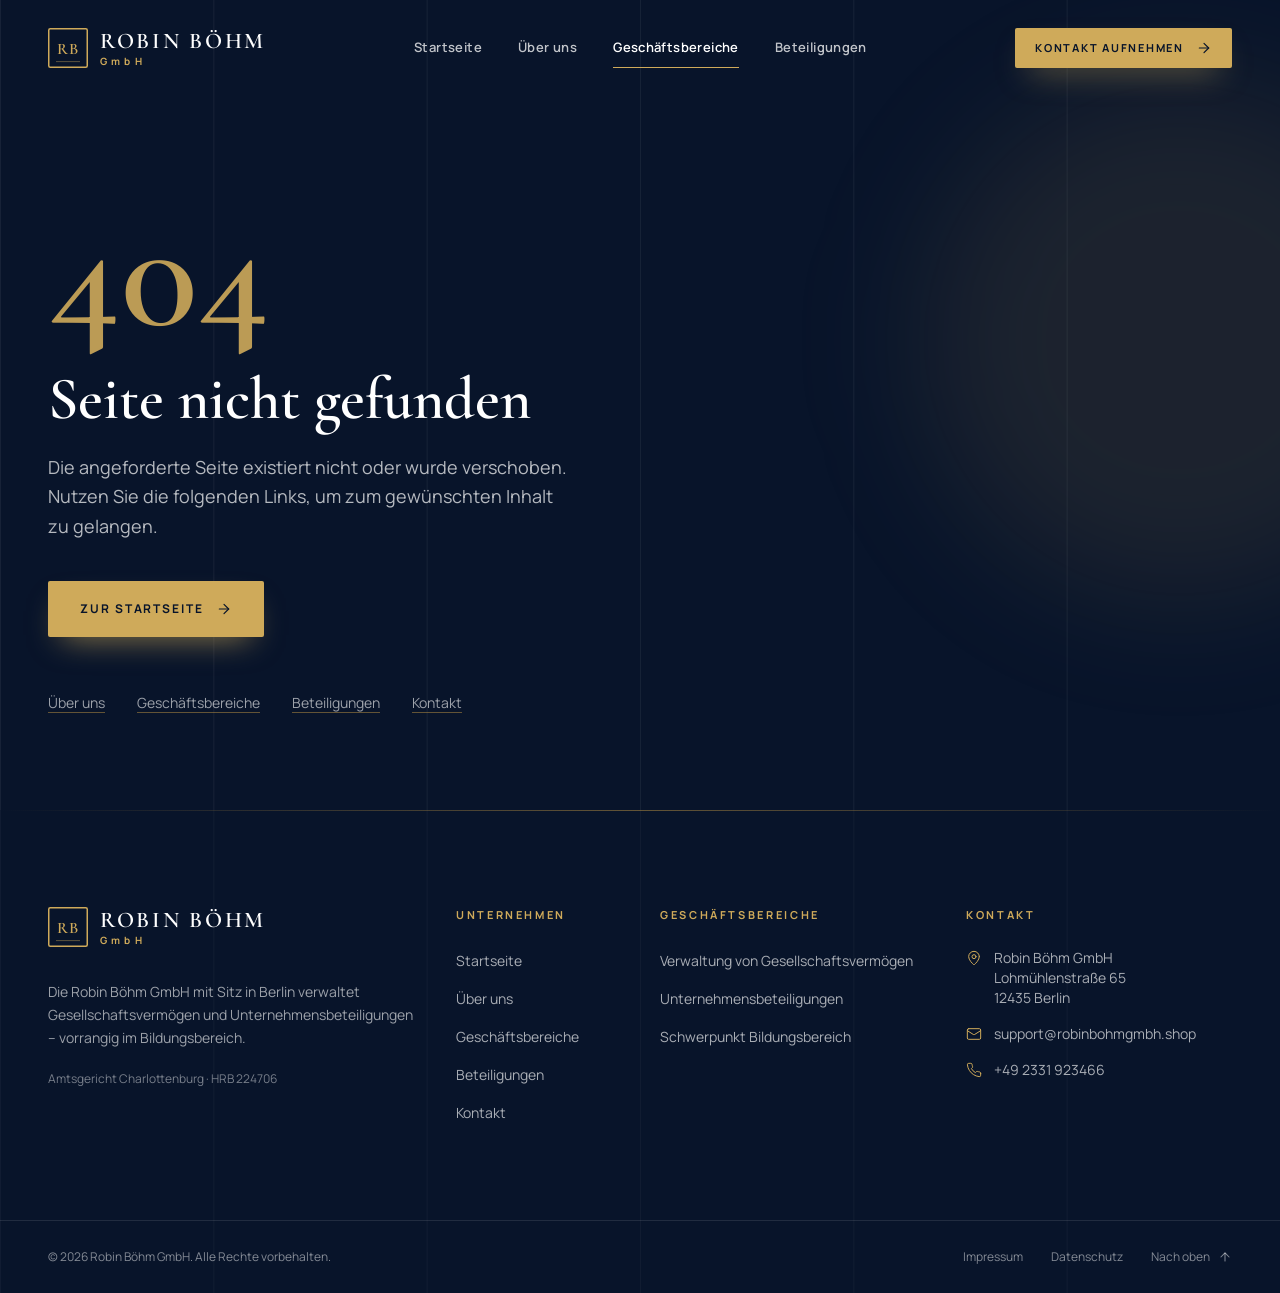
<file: geschaeftsbereiche/index.html>
<!doctype html>
<html lang="de">
  <head>
    <meta charset="UTF-8" />
    <meta name="viewport" content="width=device-width, initial-scale=1.0, viewport-fit=cover" />
    <title>Geschäftsbereiche | Robin Böhm GmbH</title>
    <meta name="theme-color" content="#08142A" />
    <meta name="format-detection" content="telephone=no" />
    <link rel="icon" type="image/svg+xml" href="/favicon.svg" />
    <link rel="manifest" href="/site.webmanifest" />
    <meta name="description" content="Verwaltung von Gesellschaftsvermögen und Unternehmensbeteiligungen mit Schwerpunkt im Bildungsbereich – die Tätigkeitsfelder der Robin Böhm GmbH." data-seo>
    <meta name="robots" content="index, follow, max-image-preview:large" data-seo>
    <meta property="og:type" content="website" data-seo>
    <meta property="og:site_name" content="Robin Böhm GmbH" data-seo>
    <meta property="og:locale" content="de_DE" data-seo>
    <meta property="og:title" content="Geschäftsbereiche | Robin Böhm GmbH" data-seo>
    <meta property="og:description" content="Verwaltung von Gesellschaftsvermögen und Unternehmensbeteiligungen mit Schwerpunkt im Bildungsbereich – die Tätigkeitsfelder der Robin Böhm GmbH." data-seo>
    <meta property="og:image" content="https://robinbohmgmbh.shop/og-image.jpg" data-seo>
    <meta property="og:image:alt" content="Gläserne Hochhausfassaden mit goldenen Reflexionen" data-seo>
    <meta name="twitter:card" content="summary_large_image" data-seo>
    <meta name="twitter:title" content="Geschäftsbereiche | Robin Böhm GmbH" data-seo>
    <meta name="twitter:description" content="Verwaltung von Gesellschaftsvermögen und Unternehmensbeteiligungen mit Schwerpunkt im Bildungsbereich – die Tätigkeitsfelder der Robin Böhm GmbH." data-seo>
    <meta name="twitter:image" content="https://robinbohmgmbh.shop/og-image.jpg" data-seo>
    <link rel="canonical" href="https://robinbohmgmbh.shop/geschaeftsbereiche/" data-seo>
    <meta property="og:url" content="https://robinbohmgmbh.shop/geschaeftsbereiche/" data-seo>
    <script type="application/ld+json" data-seo>{"@context":"https://schema.org","@type":"Organization","name":"Robin Böhm GmbH","alternateName":"Robin Böhm GmbH","url":"https://robinbohmgmbh.shop/","logo":"https://robinbohmgmbh.shop/logo.svg","description":"Die Robin Böhm GmbH mit Sitz in Berlin verwaltet Gesellschaftsvermögen und Unternehmensbeteiligungen – vorrangig im Bildungsbereich.","address":{"@type":"PostalAddress","streetAddress":"Lohmühlenstraße 65","postalCode":"12435","addressLocality":"Berlin","addressCountry":"DE"},"legalName":"Robin Böhm GmbH","identifier":"Amtsgericht Charlottenburg, HRB 224706","email":"support@robinbohmgmbh.shop","telephone":"+492331923466"}</script>
    <script type="application/ld+json" data-seo>{"@context":"https://schema.org","@type":"BreadcrumbList","itemListElement":[{"@type":"ListItem","position":1,"name":"Startseite","item":"https://robinbohmgmbh.shop/"},{"@type":"ListItem","position":2,"name":"Geschäftsbereiche","item":"https://robinbohmgmbh.shop/geschaeftsbereiche/"}]}</script>
    <noscript><style>.reveal{opacity:1!important;transform:none!important}</style></noscript>
    <script type="module" crossorigin src="/assets/index-DBIF7t8Z.js"></script>
    <link rel="stylesheet" crossorigin href="/assets/index-BuvHZ4C0.css">
  </head>
  <body>
    <div id="root" data-route="/geschaeftsbereiche"><a href="#main" class="sr-only focus:not-sr-only focus:fixed focus:left-4 focus:top-4 focus:z-[60] focus:bg-gold-400 focus:px-5 focus:py-3 focus:text-sm focus:font-bold focus:text-navy-950">Zum Inhalt springen</a><header class="fixed inset-x-0 top-0 z-50 transition-[background-color,box-shadow] duration-500 bg-transparent"><div class="mx-auto w-full px-5 sm:px-8 lg:px-12 max-w-7xl"><div class="flex items-center justify-between gap-6 transition-[height] duration-500 ease-out-expo h-20 lg:h-24"><a class="group inline-flex items-center gap-3" aria-label="Robin Böhm GmbH – zur Startseite" href="/"><svg viewBox="0 0 40 40" fill="none" aria-hidden="true" class="h-10 w-10 shrink-0 text-gold-400 transition-transform duration-700 ease-out-expo group-hover:-rotate-6"><rect x="0.75" y="0.75" width="38.5" height="38.5" rx="1.5" stroke="currentColor" stroke-width="1.5"></rect><text x="20" y="25.6" text-anchor="middle" fill="currentColor" font-family="&#x27;Cormorant Garamond&#x27;, Georgia, serif" font-size="16" font-weight="600" letter-spacing="0.6">RB</text><path d="M8 33.6h24" stroke="currentColor" stroke-width="0.75" opacity="0.55"></path></svg><span class="flex flex-col leading-none"><span class="font-display text-[1.4rem] font-semibold uppercase tracking-[0.12em] text-white">Robin Böhm</span><span class="mt-1 text-[10px] font-bold tracking-[0.42em] text-gold-400">GmbH</span></span></a><nav aria-label="Hauptnavigation" class="hidden lg:block"><ul class="flex items-center gap-1"><li><a class="group relative block px-4 py-2 text-[13px] font-semibold tracking-[0.03em] transition-colors duration-300 text-white/75 hover:text-white" href="/">Startseite<span aria-hidden="true" class="absolute inset-x-4 -bottom-0.5 h-px origin-left bg-gold-400 transition-transform duration-500 ease-out-expo scale-x-0 group-hover:scale-x-100"></span></a></li><li><a class="group relative block px-4 py-2 text-[13px] font-semibold tracking-[0.03em] transition-colors duration-300 text-white/75 hover:text-white" href="/ueber-uns">Über uns<span aria-hidden="true" class="absolute inset-x-4 -bottom-0.5 h-px origin-left bg-gold-400 transition-transform duration-500 ease-out-expo scale-x-0 group-hover:scale-x-100"></span></a></li><li><a aria-current="page" class="group relative block px-4 py-2 text-[13px] font-semibold tracking-[0.03em] transition-colors duration-300 text-white" href="/geschaeftsbereiche">Geschäftsbereiche<span aria-hidden="true" class="absolute inset-x-4 -bottom-0.5 h-px origin-left bg-gold-400 transition-transform duration-500 ease-out-expo scale-x-100"></span></a></li><li><a class="group relative block px-4 py-2 text-[13px] font-semibold tracking-[0.03em] transition-colors duration-300 text-white/75 hover:text-white" href="/beteiligungen">Beteiligungen<span aria-hidden="true" class="absolute inset-x-4 -bottom-0.5 h-px origin-left bg-gold-400 transition-transform duration-500 ease-out-expo scale-x-0 group-hover:scale-x-100"></span></a></li></ul></nav><div class="hidden lg:block"><a class="group inline-flex items-center justify-center gap-3 whitespace-nowrap rounded-[2px] font-bold uppercase tracking-[0.16em] transition-all duration-300 ease-out-expo disabled:cursor-not-allowed disabled:opacity-60 bg-gold-400 text-navy-950 hover:bg-gold-300 shadow-[0_14px_32px_-14px_rgba(207,170,90,0.75)] h-10 px-5 text-[11px]" href="/kontakt">Kontakt aufnehmen<svg xmlns="http://www.w3.org/2000/svg" width="24" height="24" viewBox="0 0 24 24" fill="none" stroke="currentColor" stroke-width="1.75" stroke-linecap="round" stroke-linejoin="round" class="lucide lucide-arrow-right h-4 w-4 transition-transform duration-300 group-hover:translate-x-1" aria-hidden="true"><path d="M5 12h14"></path><path d="m12 5 7 7-7 7"></path></svg></a></div><button type="button" class="-mr-2 inline-flex h-11 w-11 items-center justify-center rounded-sm text-white transition-colors hover:text-gold-300 lg:hidden" aria-expanded="false" aria-controls="mobile-menu" aria-label="Menü öffnen"><svg xmlns="http://www.w3.org/2000/svg" width="24" height="24" viewBox="0 0 24 24" fill="none" stroke="currentColor" stroke-width="1.5" stroke-linecap="round" stroke-linejoin="round" class="lucide lucide-menu h-6 w-6" aria-hidden="true"><line x1="4" x2="20" y1="12" y2="12"></line><line x1="4" x2="20" y1="6" y2="6"></line><line x1="4" x2="20" y1="18" y2="18"></line></svg></button></div></div></header><div id="mobile-menu" aria-hidden="true" class="fixed inset-0 z-40 lg:hidden invisible transition-[visibility] duration-500"><div aria-hidden="true" class="absolute inset-0 bg-navy-950/70 transition-opacity duration-500 opacity-0"></div><div class="absolute inset-y-0 right-0 flex w-full max-w-md flex-col overflow-y-auto bg-navy-950 px-6 pb-10 pt-32 transition-transform duration-500 ease-out-expo sm:px-10 translate-x-full"><div aria-hidden="true" class="bg-grid-lines pointer-events-none absolute inset-0"></div><nav aria-label="Mobile Navigation" class="relative"><ul class="border-t border-white/10"><li class="border-b border-white/10 transition-[opacity,transform] duration-700 ease-out-expo translate-x-8 opacity-0" style="transition-delay:0ms"><a class="group flex items-center justify-between py-5 font-display text-[2rem] font-semibold leading-none transition-colors text-white hover:text-gold-300" href="/">Startseite<svg xmlns="http://www.w3.org/2000/svg" width="24" height="24" viewBox="0 0 24 24" fill="none" stroke="currentColor" stroke-width="1.5" stroke-linecap="round" stroke-linejoin="round" class="lucide lucide-arrow-up-right h-5 w-5 text-gold-400/70 transition-transform duration-300 group-hover:-translate-y-0.5 group-hover:translate-x-0.5" aria-hidden="true"><path d="M7 7h10v10"></path><path d="M7 17 17 7"></path></svg></a></li><li class="border-b border-white/10 transition-[opacity,transform] duration-700 ease-out-expo translate-x-8 opacity-0" style="transition-delay:0ms"><a class="group flex items-center justify-between py-5 font-display text-[2rem] font-semibold leading-none transition-colors text-white hover:text-gold-300" href="/ueber-uns">Über uns<svg xmlns="http://www.w3.org/2000/svg" width="24" height="24" viewBox="0 0 24 24" fill="none" stroke="currentColor" stroke-width="1.5" stroke-linecap="round" stroke-linejoin="round" class="lucide lucide-arrow-up-right h-5 w-5 text-gold-400/70 transition-transform duration-300 group-hover:-translate-y-0.5 group-hover:translate-x-0.5" aria-hidden="true"><path d="M7 7h10v10"></path><path d="M7 17 17 7"></path></svg></a></li><li class="border-b border-white/10 transition-[opacity,transform] duration-700 ease-out-expo translate-x-8 opacity-0" style="transition-delay:0ms"><a aria-current="page" class="group flex items-center justify-between py-5 font-display text-[2rem] font-semibold leading-none transition-colors text-gold-300" href="/geschaeftsbereiche">Geschäftsbereiche<svg xmlns="http://www.w3.org/2000/svg" width="24" height="24" viewBox="0 0 24 24" fill="none" stroke="currentColor" stroke-width="1.5" stroke-linecap="round" stroke-linejoin="round" class="lucide lucide-arrow-up-right h-5 w-5 text-gold-400/70 transition-transform duration-300 group-hover:-translate-y-0.5 group-hover:translate-x-0.5" aria-hidden="true"><path d="M7 7h10v10"></path><path d="M7 17 17 7"></path></svg></a></li><li class="border-b border-white/10 transition-[opacity,transform] duration-700 ease-out-expo translate-x-8 opacity-0" style="transition-delay:0ms"><a class="group flex items-center justify-between py-5 font-display text-[2rem] font-semibold leading-none transition-colors text-white hover:text-gold-300" href="/beteiligungen">Beteiligungen<svg xmlns="http://www.w3.org/2000/svg" width="24" height="24" viewBox="0 0 24 24" fill="none" stroke="currentColor" stroke-width="1.5" stroke-linecap="round" stroke-linejoin="round" class="lucide lucide-arrow-up-right h-5 w-5 text-gold-400/70 transition-transform duration-300 group-hover:-translate-y-0.5 group-hover:translate-x-0.5" aria-hidden="true"><path d="M7 7h10v10"></path><path d="M7 17 17 7"></path></svg></a></li><li class="border-b border-white/10 transition-[opacity,transform] duration-700 ease-out-expo translate-x-8 opacity-0" style="transition-delay:0ms"><a class="group flex items-center justify-between py-5 font-display text-[2rem] font-semibold leading-none transition-colors text-white hover:text-gold-300" href="/kontakt">Kontakt<svg xmlns="http://www.w3.org/2000/svg" width="24" height="24" viewBox="0 0 24 24" fill="none" stroke="currentColor" stroke-width="1.5" stroke-linecap="round" stroke-linejoin="round" class="lucide lucide-arrow-up-right h-5 w-5 text-gold-400/70 transition-transform duration-300 group-hover:-translate-y-0.5 group-hover:translate-x-0.5" aria-hidden="true"><path d="M7 7h10v10"></path><path d="M7 17 17 7"></path></svg></a></li></ul></nav><div class="relative mt-auto space-y-4 pt-12 text-sm text-white/70"><p class="flex items-start gap-3"><svg xmlns="http://www.w3.org/2000/svg" width="24" height="24" viewBox="0 0 24 24" fill="none" stroke="currentColor" stroke-width="1.5" stroke-linecap="round" stroke-linejoin="round" class="lucide lucide-map-pin mt-0.5 h-4 w-4 shrink-0 text-gold-400" aria-hidden="true"><path d="M20 10c0 4.993-5.539 10.193-7.399 11.799a1 1 0 0 1-1.202 0C9.539 20.193 4 14.993 4 10a8 8 0 0 1 16 0"></path><circle cx="12" cy="10" r="3"></circle></svg><span>Lohmühlenstraße 65<!-- -->, <!-- -->12435<!-- --> <!-- -->Berlin</span></p><a href="mailto:support@robinbohmgmbh.shop" class="flex items-center gap-3 hover:text-gold-300"><svg xmlns="http://www.w3.org/2000/svg" width="24" height="24" viewBox="0 0 24 24" fill="none" stroke="currentColor" stroke-width="1.5" stroke-linecap="round" stroke-linejoin="round" class="lucide lucide-mail h-4 w-4 text-gold-400" aria-hidden="true"><rect width="20" height="16" x="2" y="4" rx="2"></rect><path d="m22 7-8.97 5.7a1.94 1.94 0 0 1-2.06 0L2 7"></path></svg>support@robinbohmgmbh.shop</a><a href="tel:+492331923466" class="flex items-center gap-3 hover:text-gold-300"><svg xmlns="http://www.w3.org/2000/svg" width="24" height="24" viewBox="0 0 24 24" fill="none" stroke="currentColor" stroke-width="1.5" stroke-linecap="round" stroke-linejoin="round" class="lucide lucide-phone h-4 w-4 text-gold-400" aria-hidden="true"><path d="M22 16.92v3a2 2 0 0 1-2.18 2 19.79 19.79 0 0 1-8.63-3.07 19.5 19.5 0 0 1-6-6 19.79 19.79 0 0 1-3.07-8.67A2 2 0 0 1 4.11 2h3a2 2 0 0 1 2 1.72 12.84 12.84 0 0 0 .7 2.81 2 2 0 0 1-.45 2.11L8.09 9.91a16 16 0 0 0 6 6l1.27-1.27a2 2 0 0 1 2.11-.45 12.84 12.84 0 0 0 2.81.7A2 2 0 0 1 22 16.92z"></path></svg>+49 2331 923466</a><ul class="flex gap-6 pt-4 text-xs uppercase tracking-[0.18em] text-white/50"><li><a class="hover:text-gold-300" href="/impressum">Impressum</a></li><li><a class="hover:text-gold-300" href="/datenschutz">Datenschutz</a></li></ul></div></div></div><main id="main" tabindex="-1" class="outline-none"><section class="relative isolate overflow-hidden bg-navy-950 text-white pb-20 pt-44 sm:pb-28 sm:pt-52 lg:pb-32 lg:pt-56"><img src="/images/office-corridor.jpg" alt="" aria-hidden="true" decoding="async" class="absolute inset-0 -z-30 h-full w-full animate-hero-zoom object-cover opacity-45"/><div aria-hidden="true" class="absolute inset-0 -z-20 bg-gradient-to-r from-navy-950 via-navy-950/90 to-navy-950/45"></div><div aria-hidden="true" class="absolute inset-0 -z-20 bg-gradient-to-t from-navy-950 via-transparent to-navy-950/60"></div><div aria-hidden="true" class="bg-grid-lines absolute inset-0 -z-10"></div><div aria-hidden="true" class="absolute -right-40 top-0 -z-10 h-[520px] w-[520px] rounded-full bg-gold-400/10 blur-3xl"></div><div class="mx-auto w-full px-5 sm:px-8 lg:px-12 max-w-7xl"><div class="animate-fade-up" style="animation-delay:50ms"><nav aria-label="Brotkrümelnavigation"><ol class="flex flex-wrap items-center gap-2 text-[11px] font-semibold uppercase tracking-[0.2em] text-white/55"><li><a class="transition-colors hover:text-gold-300" href="/">Startseite</a></li><li aria-hidden="true"><svg xmlns="http://www.w3.org/2000/svg" width="24" height="24" viewBox="0 0 24 24" fill="none" stroke="currentColor" stroke-width="2" stroke-linecap="round" stroke-linejoin="round" class="lucide lucide-chevron-right h-3.5 w-3.5 text-gold-400/70"><path d="m9 18 6-6-6-6"></path></svg></li><li aria-current="page" class="text-gold-300">Geschäftsbereiche</li></ol></nav></div><p class="eyebrow mt-10 animate-fade-up text-gold-300" style="animation-delay:150ms"><span aria-hidden="true" class="h-px w-8 bg-gold-400"></span>Geschäftsbereiche</p><h1 class="mt-6 max-w-4xl animate-fade-up font-display font-semibold leading-[1.02] tracking-[-0.015em] text-white text-[2.9rem] sm:text-6xl lg:text-7xl" style="animation-delay:250ms">Geschäftsbereiche.<br/><span class="italic text-gold-300">Vermögen, Beteiligungen, Bildung.</span></h1><p class="mt-7 max-w-2xl animate-fade-up text-[17px] leading-relaxed text-white/75 sm:text-lg" style="animation-delay:380ms">Unternehmensgegenstand der Robin Böhm GmbH ist die Verwaltung von Gesellschaftsvermögen und Unternehmensbeteiligungen, vorrangig im Bildungsbereich.</p><div aria-hidden="true" class="mt-12 h-px w-32 origin-left animate-line-grow bg-gradient-to-r from-gold-400 to-transparent" style="animation-delay:600ms"></div></div></section><div class="border-b border-navy-950/10 bg-white"><div class="mx-auto w-full px-5 sm:px-8 lg:px-12 max-w-7xl"><nav aria-label="Geschäftsbereiche auf dieser Seite" class="-mx-5 overflow-x-auto px-5 sm:mx-0 sm:px-0"><ul class="flex min-w-max gap-2 py-5"><li><a href="#vermoegensverwaltung" class="group inline-flex items-center gap-2.5 rounded-full border border-navy-950/10 px-4 py-2.5 text-[13px] font-semibold text-navy-700 transition-all duration-300 hover:border-gold-500 hover:bg-gold-50 hover:text-navy-950"><span class="font-display text-base text-gold-600">01</span>Verwaltung von Gesellschaftsvermögen</a></li><li><a href="#beteiligungen" class="group inline-flex items-center gap-2.5 rounded-full border border-navy-950/10 px-4 py-2.5 text-[13px] font-semibold text-navy-700 transition-all duration-300 hover:border-gold-500 hover:bg-gold-50 hover:text-navy-950"><span class="font-display text-base text-gold-600">02</span>Unternehmensbeteiligungen</a></li><li><a href="#bildungsbereich" class="group inline-flex items-center gap-2.5 rounded-full border border-navy-950/10 px-4 py-2.5 text-[13px] font-semibold text-navy-700 transition-all duration-300 hover:border-gold-500 hover:bg-gold-50 hover:text-navy-950"><span class="font-display text-base text-gold-600">03</span>Schwerpunkt Bildungsbereich</a></li></ul></nav></div></div><section id="vermoegensverwaltung" aria-labelledby="vermoegensverwaltung-title" class="relative isolate overflow-hidden py-24 sm:py-28 lg:py-32 bg-white"><div class="mx-auto w-full px-5 sm:px-8 lg:px-12 max-w-7xl grid items-center gap-16 lg:grid-cols-2 lg:gap-20 xl:gap-28"><div class="reveal" style="--reveal-delay:0ms"><div class="relative"><div aria-hidden="true" class="absolute inset-0 translate-y-4 border border-gold-500/50 sm:translate-y-5 -translate-x-4 sm:-translate-x-5"></div><div class="relative overflow-hidden bg-navy-900 aspect-[4/3] lg:aspect-[5/6]"><img src="/images/facade-white.jpg" alt="Moderne, helle Gebäudefassade mit klarer Geometrie vor blauem Himmel" loading="lazy" decoding="async" class="h-full w-full object-cover transition-transform duration-[1600ms] ease-out-expo hover:scale-[1.04]"/></div></div></div><div><div class="reveal flex items-center gap-5" style="--reveal-delay:0ms"><span class="font-display text-6xl font-semibold leading-none text-gold-500">01</span><span class="h-px flex-1 bg-gradient-to-r from-gold-500/60 to-transparent" aria-hidden="true"></span><span class="flex h-14 w-14 items-center justify-center border border-gold-500/40 text-gold-600"><svg xmlns="http://www.w3.org/2000/svg" width="24" height="24" viewBox="0 0 24 24" fill="none" stroke="currentColor" stroke-width="1.4" stroke-linecap="round" stroke-linejoin="round" class="lucide lucide-landmark h-6 w-6" aria-hidden="true"><line x1="3" x2="21" y1="22" y2="22"></line><line x1="6" x2="6" y1="18" y2="11"></line><line x1="10" x2="10" y1="18" y2="11"></line><line x1="14" x2="14" y1="18" y2="11"></line><line x1="18" x2="18" y1="18" y2="11"></line><polygon points="12 2 20 7 4 7"></polygon></svg></span></div><div class="reveal" style="--reveal-delay:80ms"><h2 id="vermoegensverwaltung-title" class="mt-8 font-display text-[2.4rem] font-semibold leading-[1.08] text-navy-950 sm:text-5xl">Verwaltung von Gesellschaftsvermögen</h2><p class="mt-3 text-[11px] font-bold uppercase tracking-[0.22em] text-gold-700">Asset Management</p></div><div class="reveal" style="--reveal-delay:160ms"><div class="mt-8 space-y-5 text-[17px] leading-[1.8] text-navy-600"><p>Die Verwaltung von Gesellschaftsvermögen ist Teil des Unternehmensgegenstands der Robin Böhm GmbH.</p><p>Wie die Gesellschaft insgesamt ist auch dieser Bereich vorrangig auf den Bildungsbereich ausgerichtet.</p></div></div><div class="reveal" style="--reveal-delay:240ms"><a class="group inline-flex items-center gap-2.5 text-[11.5px] font-bold uppercase tracking-[0.18em] transition-colors duration-300 text-navy-950 hover:text-gold-700 mt-10" href="/kontakt">Kontakt aufnehmen<svg xmlns="http://www.w3.org/2000/svg" width="24" height="24" viewBox="0 0 24 24" fill="none" stroke="currentColor" stroke-width="1.75" stroke-linecap="round" stroke-linejoin="round" class="lucide lucide-arrow-right h-4 w-4 text-gold-600 transition-transform duration-300 group-hover:translate-x-1" aria-hidden="true"><path d="M5 12h14"></path><path d="m12 5 7 7-7 7"></path></svg></a></div></div></div></section><section id="beteiligungen" aria-labelledby="beteiligungen-title" class="relative isolate overflow-hidden py-24 sm:py-28 lg:py-32 bg-ivory"><div class="mx-auto w-full px-5 sm:px-8 lg:px-12 max-w-7xl grid items-center gap-16 lg:grid-cols-2 lg:gap-20 xl:gap-28"><div class="reveal lg:order-last" style="--reveal-delay:0ms"><div class="relative"><div aria-hidden="true" class="absolute inset-0 translate-y-4 border border-gold-500/50 sm:translate-y-5 translate-x-4 sm:translate-x-5"></div><div class="relative overflow-hidden bg-navy-900 aspect-[4/3] lg:aspect-[5/6]"><img src="/images/hero-architecture.jpg" alt="Blick nach oben zwischen zwei gläsernen Hochhäusern mit goldenen Reflexionen" loading="lazy" decoding="async" class="h-full w-full object-cover transition-transform duration-[1600ms] ease-out-expo hover:scale-[1.04]"/></div></div></div><div><div class="reveal flex items-center gap-5" style="--reveal-delay:0ms"><span class="font-display text-6xl font-semibold leading-none text-gold-500">02</span><span class="h-px flex-1 bg-gradient-to-r from-gold-500/60 to-transparent" aria-hidden="true"></span><span class="flex h-14 w-14 items-center justify-center border border-gold-500/40 text-gold-600"><svg xmlns="http://www.w3.org/2000/svg" width="24" height="24" viewBox="0 0 24 24" fill="none" stroke="currentColor" stroke-width="1.4" stroke-linecap="round" stroke-linejoin="round" class="lucide lucide-building2 h-6 w-6" aria-hidden="true"><path d="M6 22V4a2 2 0 0 1 2-2h8a2 2 0 0 1 2 2v18Z"></path><path d="M6 12H4a2 2 0 0 0-2 2v6a2 2 0 0 0 2 2h2"></path><path d="M18 9h2a2 2 0 0 1 2 2v9a2 2 0 0 1-2 2h-2"></path><path d="M10 6h4"></path><path d="M10 10h4"></path><path d="M10 14h4"></path><path d="M10 18h4"></path></svg></span></div><div class="reveal" style="--reveal-delay:80ms"><h2 id="beteiligungen-title" class="mt-8 font-display text-[2.4rem] font-semibold leading-[1.08] text-navy-950 sm:text-5xl">Unternehmensbeteiligungen</h2><p class="mt-3 text-[11px] font-bold uppercase tracking-[0.22em] text-gold-700">Corporate Shareholdings</p></div><div class="reveal" style="--reveal-delay:160ms"><div class="mt-8 space-y-5 text-[17px] leading-[1.8] text-navy-600"><p>Zum Unternehmensgegenstand der Robin Böhm GmbH gehört ebenso die Verwaltung von Unternehmensbeteiligungen – also von Anteilen an anderen Gesellschaften.</p><p>Der Schwerpunkt liegt vorrangig im Bildungsbereich.</p></div></div><div class="reveal" style="--reveal-delay:240ms"><a class="group inline-flex items-center gap-2.5 text-[11.5px] font-bold uppercase tracking-[0.18em] transition-colors duration-300 text-navy-950 hover:text-gold-700 mt-10" href="/kontakt">Kontakt aufnehmen<svg xmlns="http://www.w3.org/2000/svg" width="24" height="24" viewBox="0 0 24 24" fill="none" stroke="currentColor" stroke-width="1.75" stroke-linecap="round" stroke-linejoin="round" class="lucide lucide-arrow-right h-4 w-4 text-gold-600 transition-transform duration-300 group-hover:translate-x-1" aria-hidden="true"><path d="M5 12h14"></path><path d="m12 5 7 7-7 7"></path></svg></a></div></div></div></section><section id="bildungsbereich" aria-labelledby="bildungsbereich-title" class="relative isolate overflow-hidden py-24 sm:py-28 lg:py-32 bg-white"><div class="mx-auto w-full px-5 sm:px-8 lg:px-12 max-w-7xl grid items-center gap-16 lg:grid-cols-2 lg:gap-20 xl:gap-28"><div class="reveal" style="--reveal-delay:0ms"><div class="relative"><div aria-hidden="true" class="absolute inset-0 translate-y-4 border border-gold-500/50 sm:translate-y-5 -translate-x-4 sm:-translate-x-5"></div><div class="relative overflow-hidden bg-navy-900 aspect-[4/3] lg:aspect-[5/6]"><img src="/images/library.jpg" alt="Lange Bücherregale in einer Bibliothek, beleuchtet von warmen Glühlampen" loading="lazy" decoding="async" class="h-full w-full object-cover transition-transform duration-[1600ms] ease-out-expo hover:scale-[1.04]"/></div></div></div><div><div class="reveal flex items-center gap-5" style="--reveal-delay:0ms"><span class="font-display text-6xl font-semibold leading-none text-gold-500">03</span><span class="h-px flex-1 bg-gradient-to-r from-gold-500/60 to-transparent" aria-hidden="true"></span><span class="flex h-14 w-14 items-center justify-center border border-gold-500/40 text-gold-600"><svg xmlns="http://www.w3.org/2000/svg" width="24" height="24" viewBox="0 0 24 24" fill="none" stroke="currentColor" stroke-width="1.4" stroke-linecap="round" stroke-linejoin="round" class="lucide lucide-graduation-cap h-6 w-6" aria-hidden="true"><path d="M21.42 10.922a1 1 0 0 0-.019-1.838L12.83 5.18a2 2 0 0 0-1.66 0L2.6 9.08a1 1 0 0 0 0 1.832l8.57 3.908a2 2 0 0 0 1.66 0z"></path><path d="M22 10v6"></path><path d="M6 12.5V16a6 3 0 0 0 12 0v-3.5"></path></svg></span></div><div class="reveal" style="--reveal-delay:80ms"><h2 id="bildungsbereich-title" class="mt-8 font-display text-[2.4rem] font-semibold leading-[1.08] text-navy-950 sm:text-5xl">Schwerpunkt Bildungsbereich</h2><p class="mt-3 text-[11px] font-bold uppercase tracking-[0.22em] text-gold-700">Education Sector</p></div><div class="reveal" style="--reveal-delay:160ms"><div class="mt-8 space-y-5 text-[17px] leading-[1.8] text-navy-600"><p>Die Verwaltung von Gesellschaftsvermögen und Unternehmensbeteiligungen erfolgt bei der Robin Böhm GmbH vorrangig im Bildungsbereich.</p><p>Damit bildet der Bildungsbereich den inhaltlichen Schwerpunkt der Unternehmenstätigkeit.</p></div></div><div class="reveal" style="--reveal-delay:240ms"><a class="group inline-flex items-center gap-2.5 text-[11.5px] font-bold uppercase tracking-[0.18em] transition-colors duration-300 text-navy-950 hover:text-gold-700 mt-10" href="/kontakt">Kontakt aufnehmen<svg xmlns="http://www.w3.org/2000/svg" width="24" height="24" viewBox="0 0 24 24" fill="none" stroke="currentColor" stroke-width="1.75" stroke-linecap="round" stroke-linejoin="round" class="lucide lucide-arrow-right h-4 w-4 text-gold-600 transition-transform duration-300 group-hover:translate-x-1" aria-hidden="true"><path d="M5 12h14"></path><path d="m12 5 7 7-7 7"></path></svg></a></div></div></div></section><section class="relative isolate overflow-hidden bg-navy-950 py-24 text-white sm:py-28" aria-labelledby="cta-title"><div aria-hidden="true" class="absolute inset-0 -z-10 bg-[radial-gradient(ellipse_at_top_right,rgba(207,170,90,0.2),transparent_55%)]"></div><div aria-hidden="true" class="absolute inset-0 -z-10 bg-[radial-gradient(ellipse_at_bottom_left,rgba(31,54,87,0.9),transparent_60%)]"></div><div aria-hidden="true" class="bg-grid-lines absolute inset-0 -z-10"></div><div aria-hidden="true" class="absolute inset-x-0 top-0 h-px bg-gradient-to-r from-transparent via-gold-500/60 to-transparent"></div><div class="mx-auto w-full px-5 sm:px-8 lg:px-12 max-w-7xl grid items-end gap-12 lg:grid-cols-[1.5fr_1fr]"><div><div class="reveal" style="--reveal-delay:0ms"><p class="eyebrow text-gold-300"><span aria-hidden="true" class="h-px w-8 shrink-0 bg-gold-400"></span>Kontakt</p></div><div class="reveal" style="--reveal-delay:80ms"><h2 id="cta-title" class="mt-5 max-w-3xl font-display text-[2.6rem] font-semibold leading-[1.06] sm:text-5xl lg:text-[3.5rem]">Kontakt zur <span class="italic text-gold-300">Robin Böhm GmbH<!-- -->.</span></h2></div><div class="reveal" style="--reveal-delay:160ms"><p class="mt-6 max-w-2xl text-[17px] leading-relaxed text-white/70">Anschrift und Kontaktmöglichkeiten finden Sie auf unserer Kontaktseite.</p></div></div><div class="reveal flex flex-wrap gap-4 lg:justify-end" style="--reveal-delay:240ms"><a class="group inline-flex items-center justify-center gap-3 whitespace-nowrap rounded-[2px] font-bold uppercase tracking-[0.16em] transition-all duration-300 ease-out-expo disabled:cursor-not-allowed disabled:opacity-60 bg-gold-400 text-navy-950 hover:bg-gold-300 shadow-[0_14px_32px_-14px_rgba(207,170,90,0.75)] h-14 px-8 text-xs" href="/kontakt">Zur Kontaktseite<svg xmlns="http://www.w3.org/2000/svg" width="24" height="24" viewBox="0 0 24 24" fill="none" stroke="currentColor" stroke-width="1.75" stroke-linecap="round" stroke-linejoin="round" class="lucide lucide-arrow-right h-4 w-4 transition-transform duration-300 group-hover:translate-x-1" aria-hidden="true"><path d="M5 12h14"></path><path d="m12 5 7 7-7 7"></path></svg></a><a class="group inline-flex items-center justify-center gap-3 whitespace-nowrap rounded-[2px] font-bold uppercase tracking-[0.16em] transition-all duration-300 ease-out-expo disabled:cursor-not-allowed disabled:opacity-60 border border-white/30 text-white hover:border-gold-300 hover:text-gold-200 h-14 px-8 text-xs" href="/beteiligungen">Beteiligungen</a></div></div></section></main><footer class="relative isolate overflow-hidden bg-navy-950 text-white" aria-labelledby="footer-heading"><h2 id="footer-heading" class="sr-only">Fußbereich</h2><div aria-hidden="true" class="h-px bg-gradient-to-r from-transparent via-gold-500/50 to-transparent"></div><div aria-hidden="true" class="bg-grid-lines absolute inset-0 -z-10 opacity-60"></div><div class="mx-auto w-full px-5 sm:px-8 lg:px-12 max-w-7xl grid gap-14 py-20 sm:grid-cols-2 lg:grid-cols-12 lg:gap-10 lg:py-24"><div class="sm:col-span-2 lg:col-span-4"><a class="group inline-flex items-center gap-3" aria-label="Robin Böhm GmbH – zur Startseite" href="/"><svg viewBox="0 0 40 40" fill="none" aria-hidden="true" class="h-10 w-10 shrink-0 text-gold-400 transition-transform duration-700 ease-out-expo group-hover:-rotate-6"><rect x="0.75" y="0.75" width="38.5" height="38.5" rx="1.5" stroke="currentColor" stroke-width="1.5"></rect><text x="20" y="25.6" text-anchor="middle" fill="currentColor" font-family="&#x27;Cormorant Garamond&#x27;, Georgia, serif" font-size="16" font-weight="600" letter-spacing="0.6">RB</text><path d="M8 33.6h24" stroke="currentColor" stroke-width="0.75" opacity="0.55"></path></svg><span class="flex flex-col leading-none"><span class="font-display text-[1.4rem] font-semibold uppercase tracking-[0.12em] text-white">Robin Böhm</span><span class="mt-1 text-[10px] font-bold tracking-[0.42em] text-gold-400">GmbH</span></span></a><p class="mt-7 max-w-sm text-sm leading-relaxed text-white/60">Die Robin Böhm GmbH mit Sitz in Berlin verwaltet Gesellschaftsvermögen und Unternehmensbeteiligungen – vorrangig im Bildungsbereich.</p><p class="mt-5 text-xs leading-relaxed text-white/45">Amtsgericht Charlottenburg<!-- --> · <!-- -->HRB 224706</p></div><nav aria-label="Unternehmen" class="lg:col-span-2"><h3 class="text-[11px] font-bold uppercase tracking-[0.24em] text-gold-400">Unternehmen</h3><ul class="mt-6 space-y-3.5"><li><a class="text-sm text-white/65 transition-colors duration-300 hover:text-white" href="/">Startseite</a></li><li><a class="text-sm text-white/65 transition-colors duration-300 hover:text-white" href="/ueber-uns">Über uns</a></li><li><a class="text-sm text-white/65 transition-colors duration-300 hover:text-white" href="/geschaeftsbereiche">Geschäftsbereiche</a></li><li><a class="text-sm text-white/65 transition-colors duration-300 hover:text-white" href="/beteiligungen">Beteiligungen</a></li><li><a class="text-sm text-white/65 transition-colors duration-300 hover:text-white" href="/kontakt">Kontakt</a></li></ul></nav><nav aria-label="Geschäftsbereiche" class="lg:col-span-3"><h3 class="text-[11px] font-bold uppercase tracking-[0.24em] text-gold-400">Geschäftsbereiche</h3><ul class="mt-6 space-y-3.5"><li><a class="text-sm text-white/65 transition-colors duration-300 hover:text-white" href="/geschaeftsbereiche#vermoegensverwaltung">Verwaltung von Gesellschaftsvermögen</a></li><li><a class="text-sm text-white/65 transition-colors duration-300 hover:text-white" href="/geschaeftsbereiche#beteiligungen">Unternehmensbeteiligungen</a></li><li><a class="text-sm text-white/65 transition-colors duration-300 hover:text-white" href="/geschaeftsbereiche#bildungsbereich">Schwerpunkt Bildungsbereich</a></li></ul></nav><div class="lg:col-span-3"><h3 class="text-[11px] font-bold uppercase tracking-[0.24em] text-gold-400">Kontakt</h3><address class="mt-6 space-y-4 text-sm not-italic text-white/65"><p class="flex gap-3"><svg xmlns="http://www.w3.org/2000/svg" width="24" height="24" viewBox="0 0 24 24" fill="none" stroke="currentColor" stroke-width="1.5" stroke-linecap="round" stroke-linejoin="round" class="lucide lucide-map-pin mt-0.5 h-4 w-4 shrink-0 text-gold-400" aria-hidden="true"><path d="M20 10c0 4.993-5.539 10.193-7.399 11.799a1 1 0 0 1-1.202 0C9.539 20.193 4 14.993 4 10a8 8 0 0 1 16 0"></path><circle cx="12" cy="10" r="3"></circle></svg><span>Robin Böhm GmbH<br/>Lohmühlenstraße 65<br/>12435<!-- --> <!-- -->Berlin</span></p><p><a href="mailto:support@robinbohmgmbh.shop" class="flex gap-3 transition-colors hover:text-white"><svg xmlns="http://www.w3.org/2000/svg" width="24" height="24" viewBox="0 0 24 24" fill="none" stroke="currentColor" stroke-width="1.5" stroke-linecap="round" stroke-linejoin="round" class="lucide lucide-mail mt-0.5 h-4 w-4 shrink-0 text-gold-400" aria-hidden="true"><rect width="20" height="16" x="2" y="4" rx="2"></rect><path d="m22 7-8.97 5.7a1.94 1.94 0 0 1-2.06 0L2 7"></path></svg>support@robinbohmgmbh.shop</a></p><p><a href="tel:+492331923466" class="flex gap-3 transition-colors hover:text-white"><svg xmlns="http://www.w3.org/2000/svg" width="24" height="24" viewBox="0 0 24 24" fill="none" stroke="currentColor" stroke-width="1.5" stroke-linecap="round" stroke-linejoin="round" class="lucide lucide-phone mt-0.5 h-4 w-4 shrink-0 text-gold-400" aria-hidden="true"><path d="M22 16.92v3a2 2 0 0 1-2.18 2 19.79 19.79 0 0 1-8.63-3.07 19.5 19.5 0 0 1-6-6 19.79 19.79 0 0 1-3.07-8.67A2 2 0 0 1 4.11 2h3a2 2 0 0 1 2 1.72 12.84 12.84 0 0 0 .7 2.81 2 2 0 0 1-.45 2.11L8.09 9.91a16 16 0 0 0 6 6l1.27-1.27a2 2 0 0 1 2.11-.45 12.84 12.84 0 0 0 2.81.7A2 2 0 0 1 22 16.92z"></path></svg>+49 2331 923466</a></p></address></div></div><div class="border-t border-white/10"><div class="mx-auto w-full px-5 sm:px-8 lg:px-12 max-w-7xl flex flex-col gap-5 py-7 text-xs text-white/50 sm:flex-row sm:items-center sm:justify-between"><p>© <!-- -->2026<!-- --> <!-- -->Robin Böhm GmbH<!-- -->. Alle Rechte vorbehalten.</p><ul class="flex flex-wrap items-center gap-x-7 gap-y-3"><li><a class="transition-colors hover:text-gold-300" href="/impressum">Impressum</a></li><li><a class="transition-colors hover:text-gold-300" href="/datenschutz">Datenschutz</a></li><li><button type="button" class="group inline-flex items-center gap-2 transition-colors hover:text-gold-300">Nach oben<svg xmlns="http://www.w3.org/2000/svg" width="24" height="24" viewBox="0 0 24 24" fill="none" stroke="currentColor" stroke-width="1.75" stroke-linecap="round" stroke-linejoin="round" class="lucide lucide-arrow-up h-3.5 w-3.5 transition-transform group-hover:-translate-y-0.5" aria-hidden="true"><path d="m5 12 7-7 7 7"></path><path d="M12 19V5"></path></svg></button></li></ul></div></div></footer></div>
  </body>
</html>
</file>
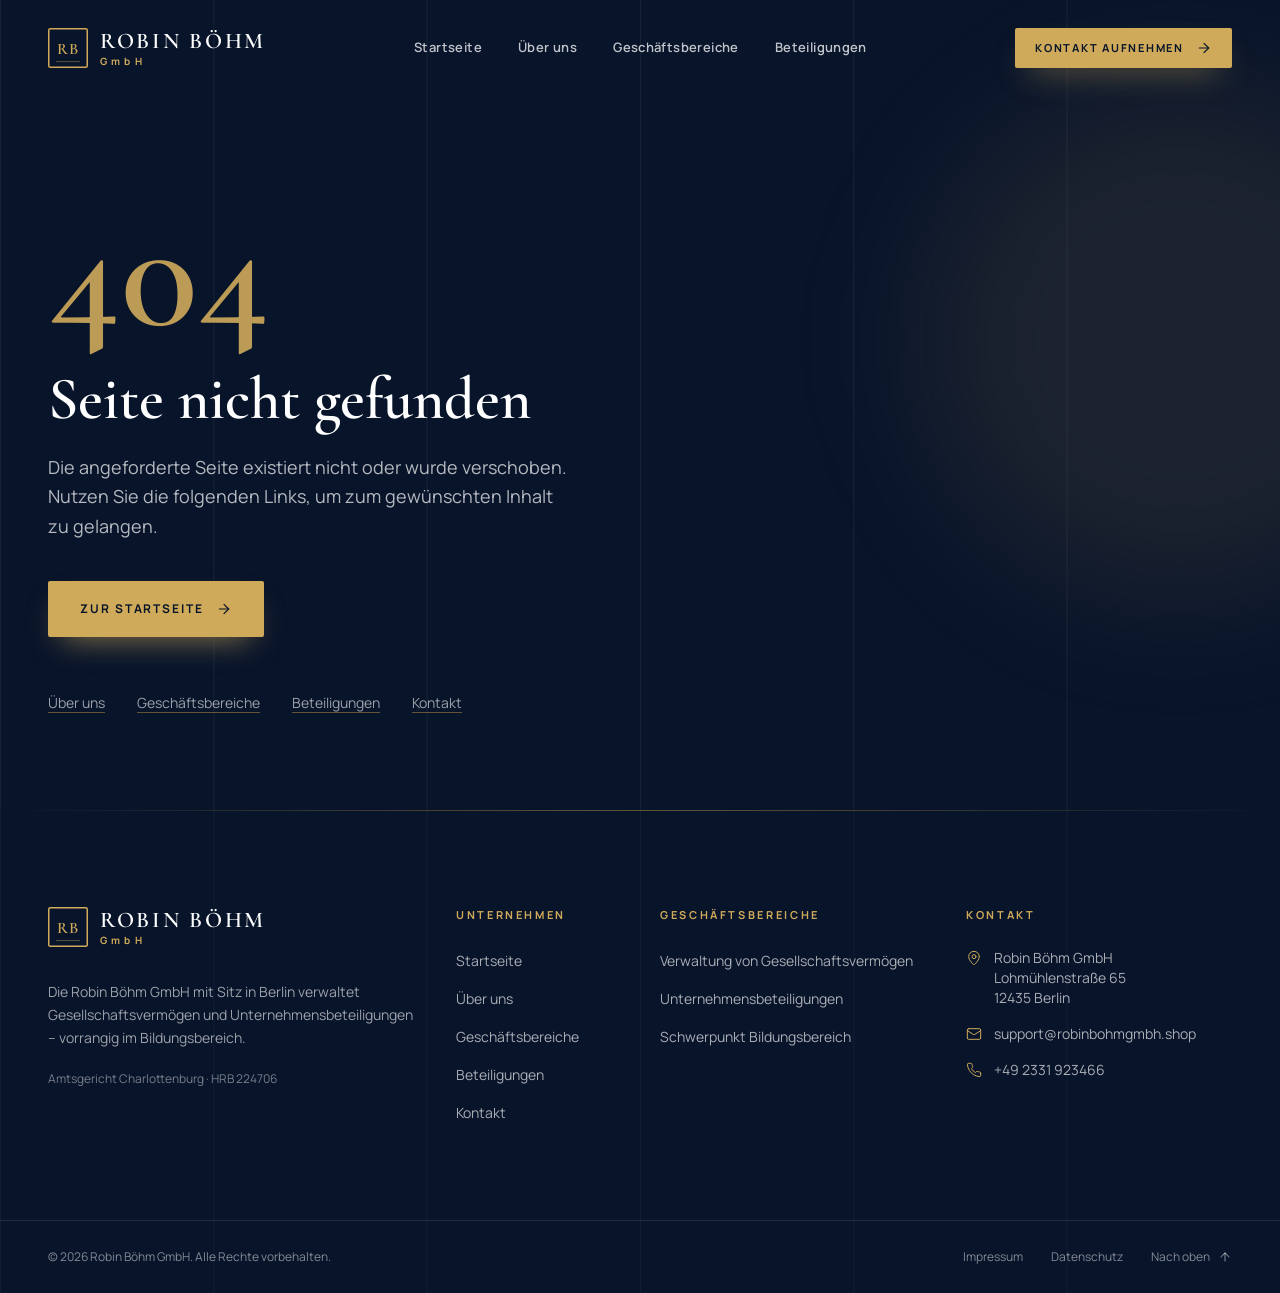
<file: impressum/index.html>
<!doctype html>
<html lang="de">
  <head>
    <meta charset="UTF-8" />
    <meta name="viewport" content="width=device-width, initial-scale=1.0, viewport-fit=cover" />
    <title>Impressum | Robin Böhm GmbH</title>
    <meta name="theme-color" content="#08142A" />
    <meta name="format-detection" content="telephone=no" />
    <link rel="icon" type="image/svg+xml" href="/favicon.svg" />
    <link rel="manifest" href="/site.webmanifest" />
    <meta name="description" content="Impressum der Robin Böhm GmbH gemäß § 5 DDG." data-seo>
    <meta name="robots" content="index, follow, max-image-preview:large" data-seo>
    <meta property="og:type" content="website" data-seo>
    <meta property="og:site_name" content="Robin Böhm GmbH" data-seo>
    <meta property="og:locale" content="de_DE" data-seo>
    <meta property="og:title" content="Impressum | Robin Böhm GmbH" data-seo>
    <meta property="og:description" content="Impressum der Robin Böhm GmbH gemäß § 5 DDG." data-seo>
    <meta property="og:image" content="https://robinbohmgmbh.shop/og-image.jpg" data-seo>
    <meta property="og:image:alt" content="Gläserne Hochhausfassaden mit goldenen Reflexionen" data-seo>
    <meta name="twitter:card" content="summary_large_image" data-seo>
    <meta name="twitter:title" content="Impressum | Robin Böhm GmbH" data-seo>
    <meta name="twitter:description" content="Impressum der Robin Böhm GmbH gemäß § 5 DDG." data-seo>
    <meta name="twitter:image" content="https://robinbohmgmbh.shop/og-image.jpg" data-seo>
    <link rel="canonical" href="https://robinbohmgmbh.shop/impressum/" data-seo>
    <meta property="og:url" content="https://robinbohmgmbh.shop/impressum/" data-seo>
    <script type="application/ld+json" data-seo>{"@context":"https://schema.org","@type":"Organization","name":"Robin Böhm GmbH","alternateName":"Robin Böhm GmbH","url":"https://robinbohmgmbh.shop/","logo":"https://robinbohmgmbh.shop/logo.svg","description":"Die Robin Böhm GmbH mit Sitz in Berlin verwaltet Gesellschaftsvermögen und Unternehmensbeteiligungen – vorrangig im Bildungsbereich.","address":{"@type":"PostalAddress","streetAddress":"Lohmühlenstraße 65","postalCode":"12435","addressLocality":"Berlin","addressCountry":"DE"},"legalName":"Robin Böhm GmbH","identifier":"Amtsgericht Charlottenburg, HRB 224706","email":"support@robinbohmgmbh.shop","telephone":"+492331923466"}</script>
    <script type="application/ld+json" data-seo>{"@context":"https://schema.org","@type":"BreadcrumbList","itemListElement":[{"@type":"ListItem","position":1,"name":"Startseite","item":"https://robinbohmgmbh.shop/"},{"@type":"ListItem","position":2,"name":"Impressum","item":"https://robinbohmgmbh.shop/impressum/"}]}</script>
    <noscript><style>.reveal{opacity:1!important;transform:none!important}</style></noscript>
    <script type="module" crossorigin src="/assets/index-DBIF7t8Z.js"></script>
    <link rel="stylesheet" crossorigin href="/assets/index-BuvHZ4C0.css">
  </head>
  <body>
    <div id="root" data-route="/impressum"><a href="#main" class="sr-only focus:not-sr-only focus:fixed focus:left-4 focus:top-4 focus:z-[60] focus:bg-gold-400 focus:px-5 focus:py-3 focus:text-sm focus:font-bold focus:text-navy-950">Zum Inhalt springen</a><header class="fixed inset-x-0 top-0 z-50 transition-[background-color,box-shadow] duration-500 bg-transparent"><div class="mx-auto w-full px-5 sm:px-8 lg:px-12 max-w-7xl"><div class="flex items-center justify-between gap-6 transition-[height] duration-500 ease-out-expo h-20 lg:h-24"><a class="group inline-flex items-center gap-3" aria-label="Robin Böhm GmbH – zur Startseite" href="/"><svg viewBox="0 0 40 40" fill="none" aria-hidden="true" class="h-10 w-10 shrink-0 text-gold-400 transition-transform duration-700 ease-out-expo group-hover:-rotate-6"><rect x="0.75" y="0.75" width="38.5" height="38.5" rx="1.5" stroke="currentColor" stroke-width="1.5"></rect><text x="20" y="25.6" text-anchor="middle" fill="currentColor" font-family="&#x27;Cormorant Garamond&#x27;, Georgia, serif" font-size="16" font-weight="600" letter-spacing="0.6">RB</text><path d="M8 33.6h24" stroke="currentColor" stroke-width="0.75" opacity="0.55"></path></svg><span class="flex flex-col leading-none"><span class="font-display text-[1.4rem] font-semibold uppercase tracking-[0.12em] text-white">Robin Böhm</span><span class="mt-1 text-[10px] font-bold tracking-[0.42em] text-gold-400">GmbH</span></span></a><nav aria-label="Hauptnavigation" class="hidden lg:block"><ul class="flex items-center gap-1"><li><a class="group relative block px-4 py-2 text-[13px] font-semibold tracking-[0.03em] transition-colors duration-300 text-white/75 hover:text-white" href="/">Startseite<span aria-hidden="true" class="absolute inset-x-4 -bottom-0.5 h-px origin-left bg-gold-400 transition-transform duration-500 ease-out-expo scale-x-0 group-hover:scale-x-100"></span></a></li><li><a class="group relative block px-4 py-2 text-[13px] font-semibold tracking-[0.03em] transition-colors duration-300 text-white/75 hover:text-white" href="/ueber-uns">Über uns<span aria-hidden="true" class="absolute inset-x-4 -bottom-0.5 h-px origin-left bg-gold-400 transition-transform duration-500 ease-out-expo scale-x-0 group-hover:scale-x-100"></span></a></li><li><a class="group relative block px-4 py-2 text-[13px] font-semibold tracking-[0.03em] transition-colors duration-300 text-white/75 hover:text-white" href="/geschaeftsbereiche">Geschäftsbereiche<span aria-hidden="true" class="absolute inset-x-4 -bottom-0.5 h-px origin-left bg-gold-400 transition-transform duration-500 ease-out-expo scale-x-0 group-hover:scale-x-100"></span></a></li><li><a class="group relative block px-4 py-2 text-[13px] font-semibold tracking-[0.03em] transition-colors duration-300 text-white/75 hover:text-white" href="/beteiligungen">Beteiligungen<span aria-hidden="true" class="absolute inset-x-4 -bottom-0.5 h-px origin-left bg-gold-400 transition-transform duration-500 ease-out-expo scale-x-0 group-hover:scale-x-100"></span></a></li></ul></nav><div class="hidden lg:block"><a class="group inline-flex items-center justify-center gap-3 whitespace-nowrap rounded-[2px] font-bold uppercase tracking-[0.16em] transition-all duration-300 ease-out-expo disabled:cursor-not-allowed disabled:opacity-60 bg-gold-400 text-navy-950 hover:bg-gold-300 shadow-[0_14px_32px_-14px_rgba(207,170,90,0.75)] h-10 px-5 text-[11px]" href="/kontakt">Kontakt aufnehmen<svg xmlns="http://www.w3.org/2000/svg" width="24" height="24" viewBox="0 0 24 24" fill="none" stroke="currentColor" stroke-width="1.75" stroke-linecap="round" stroke-linejoin="round" class="lucide lucide-arrow-right h-4 w-4 transition-transform duration-300 group-hover:translate-x-1" aria-hidden="true"><path d="M5 12h14"></path><path d="m12 5 7 7-7 7"></path></svg></a></div><button type="button" class="-mr-2 inline-flex h-11 w-11 items-center justify-center rounded-sm text-white transition-colors hover:text-gold-300 lg:hidden" aria-expanded="false" aria-controls="mobile-menu" aria-label="Menü öffnen"><svg xmlns="http://www.w3.org/2000/svg" width="24" height="24" viewBox="0 0 24 24" fill="none" stroke="currentColor" stroke-width="1.5" stroke-linecap="round" stroke-linejoin="round" class="lucide lucide-menu h-6 w-6" aria-hidden="true"><line x1="4" x2="20" y1="12" y2="12"></line><line x1="4" x2="20" y1="6" y2="6"></line><line x1="4" x2="20" y1="18" y2="18"></line></svg></button></div></div></header><div id="mobile-menu" aria-hidden="true" class="fixed inset-0 z-40 lg:hidden invisible transition-[visibility] duration-500"><div aria-hidden="true" class="absolute inset-0 bg-navy-950/70 transition-opacity duration-500 opacity-0"></div><div class="absolute inset-y-0 right-0 flex w-full max-w-md flex-col overflow-y-auto bg-navy-950 px-6 pb-10 pt-32 transition-transform duration-500 ease-out-expo sm:px-10 translate-x-full"><div aria-hidden="true" class="bg-grid-lines pointer-events-none absolute inset-0"></div><nav aria-label="Mobile Navigation" class="relative"><ul class="border-t border-white/10"><li class="border-b border-white/10 transition-[opacity,transform] duration-700 ease-out-expo translate-x-8 opacity-0" style="transition-delay:0ms"><a class="group flex items-center justify-between py-5 font-display text-[2rem] font-semibold leading-none transition-colors text-white hover:text-gold-300" href="/">Startseite<svg xmlns="http://www.w3.org/2000/svg" width="24" height="24" viewBox="0 0 24 24" fill="none" stroke="currentColor" stroke-width="1.5" stroke-linecap="round" stroke-linejoin="round" class="lucide lucide-arrow-up-right h-5 w-5 text-gold-400/70 transition-transform duration-300 group-hover:-translate-y-0.5 group-hover:translate-x-0.5" aria-hidden="true"><path d="M7 7h10v10"></path><path d="M7 17 17 7"></path></svg></a></li><li class="border-b border-white/10 transition-[opacity,transform] duration-700 ease-out-expo translate-x-8 opacity-0" style="transition-delay:0ms"><a class="group flex items-center justify-between py-5 font-display text-[2rem] font-semibold leading-none transition-colors text-white hover:text-gold-300" href="/ueber-uns">Über uns<svg xmlns="http://www.w3.org/2000/svg" width="24" height="24" viewBox="0 0 24 24" fill="none" stroke="currentColor" stroke-width="1.5" stroke-linecap="round" stroke-linejoin="round" class="lucide lucide-arrow-up-right h-5 w-5 text-gold-400/70 transition-transform duration-300 group-hover:-translate-y-0.5 group-hover:translate-x-0.5" aria-hidden="true"><path d="M7 7h10v10"></path><path d="M7 17 17 7"></path></svg></a></li><li class="border-b border-white/10 transition-[opacity,transform] duration-700 ease-out-expo translate-x-8 opacity-0" style="transition-delay:0ms"><a class="group flex items-center justify-between py-5 font-display text-[2rem] font-semibold leading-none transition-colors text-white hover:text-gold-300" href="/geschaeftsbereiche">Geschäftsbereiche<svg xmlns="http://www.w3.org/2000/svg" width="24" height="24" viewBox="0 0 24 24" fill="none" stroke="currentColor" stroke-width="1.5" stroke-linecap="round" stroke-linejoin="round" class="lucide lucide-arrow-up-right h-5 w-5 text-gold-400/70 transition-transform duration-300 group-hover:-translate-y-0.5 group-hover:translate-x-0.5" aria-hidden="true"><path d="M7 7h10v10"></path><path d="M7 17 17 7"></path></svg></a></li><li class="border-b border-white/10 transition-[opacity,transform] duration-700 ease-out-expo translate-x-8 opacity-0" style="transition-delay:0ms"><a class="group flex items-center justify-between py-5 font-display text-[2rem] font-semibold leading-none transition-colors text-white hover:text-gold-300" href="/beteiligungen">Beteiligungen<svg xmlns="http://www.w3.org/2000/svg" width="24" height="24" viewBox="0 0 24 24" fill="none" stroke="currentColor" stroke-width="1.5" stroke-linecap="round" stroke-linejoin="round" class="lucide lucide-arrow-up-right h-5 w-5 text-gold-400/70 transition-transform duration-300 group-hover:-translate-y-0.5 group-hover:translate-x-0.5" aria-hidden="true"><path d="M7 7h10v10"></path><path d="M7 17 17 7"></path></svg></a></li><li class="border-b border-white/10 transition-[opacity,transform] duration-700 ease-out-expo translate-x-8 opacity-0" style="transition-delay:0ms"><a class="group flex items-center justify-between py-5 font-display text-[2rem] font-semibold leading-none transition-colors text-white hover:text-gold-300" href="/kontakt">Kontakt<svg xmlns="http://www.w3.org/2000/svg" width="24" height="24" viewBox="0 0 24 24" fill="none" stroke="currentColor" stroke-width="1.5" stroke-linecap="round" stroke-linejoin="round" class="lucide lucide-arrow-up-right h-5 w-5 text-gold-400/70 transition-transform duration-300 group-hover:-translate-y-0.5 group-hover:translate-x-0.5" aria-hidden="true"><path d="M7 7h10v10"></path><path d="M7 17 17 7"></path></svg></a></li></ul></nav><div class="relative mt-auto space-y-4 pt-12 text-sm text-white/70"><p class="flex items-start gap-3"><svg xmlns="http://www.w3.org/2000/svg" width="24" height="24" viewBox="0 0 24 24" fill="none" stroke="currentColor" stroke-width="1.5" stroke-linecap="round" stroke-linejoin="round" class="lucide lucide-map-pin mt-0.5 h-4 w-4 shrink-0 text-gold-400" aria-hidden="true"><path d="M20 10c0 4.993-5.539 10.193-7.399 11.799a1 1 0 0 1-1.202 0C9.539 20.193 4 14.993 4 10a8 8 0 0 1 16 0"></path><circle cx="12" cy="10" r="3"></circle></svg><span>Lohmühlenstraße 65<!-- -->, <!-- -->12435<!-- --> <!-- -->Berlin</span></p><a href="mailto:support@robinbohmgmbh.shop" class="flex items-center gap-3 hover:text-gold-300"><svg xmlns="http://www.w3.org/2000/svg" width="24" height="24" viewBox="0 0 24 24" fill="none" stroke="currentColor" stroke-width="1.5" stroke-linecap="round" stroke-linejoin="round" class="lucide lucide-mail h-4 w-4 text-gold-400" aria-hidden="true"><rect width="20" height="16" x="2" y="4" rx="2"></rect><path d="m22 7-8.97 5.7a1.94 1.94 0 0 1-2.06 0L2 7"></path></svg>support@robinbohmgmbh.shop</a><a href="tel:+492331923466" class="flex items-center gap-3 hover:text-gold-300"><svg xmlns="http://www.w3.org/2000/svg" width="24" height="24" viewBox="0 0 24 24" fill="none" stroke="currentColor" stroke-width="1.5" stroke-linecap="round" stroke-linejoin="round" class="lucide lucide-phone h-4 w-4 text-gold-400" aria-hidden="true"><path d="M22 16.92v3a2 2 0 0 1-2.18 2 19.79 19.79 0 0 1-8.63-3.07 19.5 19.5 0 0 1-6-6 19.79 19.79 0 0 1-3.07-8.67A2 2 0 0 1 4.11 2h3a2 2 0 0 1 2 1.72 12.84 12.84 0 0 0 .7 2.81 2 2 0 0 1-.45 2.11L8.09 9.91a16 16 0 0 0 6 6l1.27-1.27a2 2 0 0 1 2.11-.45 12.84 12.84 0 0 0 2.81.7A2 2 0 0 1 22 16.92z"></path></svg>+49 2331 923466</a><ul class="flex gap-6 pt-4 text-xs uppercase tracking-[0.18em] text-white/50"><li><a aria-current="page" class="hover:text-gold-300 active" href="/impressum">Impressum</a></li><li><a class="hover:text-gold-300" href="/datenschutz">Datenschutz</a></li></ul></div></div></div><main id="main" tabindex="-1" class="outline-none"><section class="relative isolate overflow-hidden bg-navy-950 text-white pb-16 pt-40 sm:pb-20 sm:pt-44"><div aria-hidden="true" class="absolute inset-0 -z-20 bg-gradient-to-r from-navy-950 via-navy-950/90 to-navy-950/45"></div><div aria-hidden="true" class="absolute inset-0 -z-20 bg-gradient-to-t from-navy-950 via-transparent to-navy-950/60"></div><div aria-hidden="true" class="bg-grid-lines absolute inset-0 -z-10"></div><div aria-hidden="true" class="absolute -right-40 top-0 -z-10 h-[520px] w-[520px] rounded-full bg-gold-400/10 blur-3xl"></div><div class="mx-auto w-full px-5 sm:px-8 lg:px-12 max-w-7xl"><div class="animate-fade-up" style="animation-delay:50ms"><nav aria-label="Brotkrümelnavigation"><ol class="flex flex-wrap items-center gap-2 text-[11px] font-semibold uppercase tracking-[0.2em] text-white/55"><li><a class="transition-colors hover:text-gold-300" href="/">Startseite</a></li><li aria-hidden="true"><svg xmlns="http://www.w3.org/2000/svg" width="24" height="24" viewBox="0 0 24 24" fill="none" stroke="currentColor" stroke-width="2" stroke-linecap="round" stroke-linejoin="round" class="lucide lucide-chevron-right h-3.5 w-3.5 text-gold-400/70"><path d="m9 18 6-6-6-6"></path></svg></li><li aria-current="page" class="text-gold-300">Impressum</li></ol></nav></div><p class="eyebrow mt-10 animate-fade-up text-gold-300" style="animation-delay:150ms"><span aria-hidden="true" class="h-px w-8 bg-gold-400"></span>Rechtliches</p><h1 class="mt-6 max-w-4xl animate-fade-up font-display font-semibold leading-[1.02] tracking-[-0.015em] text-white text-5xl sm:text-6xl" style="animation-delay:250ms">Impressum</h1><p class="mt-7 max-w-2xl animate-fade-up text-[17px] leading-relaxed text-white/75 sm:text-lg" style="animation-delay:380ms">Anbieterkennzeichnung gemäß § 5 Digitale-Dienste-Gesetz (DDG).</p><div aria-hidden="true" class="mt-12 h-px w-32 origin-left animate-line-grow bg-gradient-to-r from-gold-400 to-transparent" style="animation-delay:600ms"></div></div></section><section class="bg-white py-20 sm:py-24"><div class="mx-auto w-full px-5 sm:px-8 lg:px-12 max-w-7xl"><div class="grid gap-12 lg:grid-cols-[250px_minmax(0,1fr)] lg:gap-20"><aside class="hidden lg:block"><nav aria-label="Inhaltsverzeichnis" class="sticky top-36"><p class="text-[11px] font-bold uppercase tracking-[0.24em] text-gold-700">Inhalt</p><ol class="mt-6 space-y-1 border-l border-navy-950/10"><li><a href="#anbieter" class="-ml-px block border-l border-transparent py-1.5 pl-5 text-sm text-navy-500 transition-colors hover:border-gold-500 hover:text-navy-950"><span class="mr-2 tabular-nums text-gold-600">01</span>Angaben gemäß § 5 DDG</a></li><li><a href="#vertretung" class="-ml-px block border-l border-transparent py-1.5 pl-5 text-sm text-navy-500 transition-colors hover:border-gold-500 hover:text-navy-950"><span class="mr-2 tabular-nums text-gold-600">02</span>Vertreten durch</a></li><li><a href="#kontakt" class="-ml-px block border-l border-transparent py-1.5 pl-5 text-sm text-navy-500 transition-colors hover:border-gold-500 hover:text-navy-950"><span class="mr-2 tabular-nums text-gold-600">03</span>Kontakt</a></li><li><a href="#register" class="-ml-px block border-l border-transparent py-1.5 pl-5 text-sm text-navy-500 transition-colors hover:border-gold-500 hover:text-navy-950"><span class="mr-2 tabular-nums text-gold-600">04</span>Registereintrag</a></li><li><a href="#haftung-inhalte" class="-ml-px block border-l border-transparent py-1.5 pl-5 text-sm text-navy-500 transition-colors hover:border-gold-500 hover:text-navy-950"><span class="mr-2 tabular-nums text-gold-600">05</span>Haftung für Inhalte</a></li><li><a href="#haftung-links" class="-ml-px block border-l border-transparent py-1.5 pl-5 text-sm text-navy-500 transition-colors hover:border-gold-500 hover:text-navy-950"><span class="mr-2 tabular-nums text-gold-600">06</span>Haftung für Links</a></li><li><a href="#urheberrecht" class="-ml-px block border-l border-transparent py-1.5 pl-5 text-sm text-navy-500 transition-colors hover:border-gold-500 hover:text-navy-950"><span class="mr-2 tabular-nums text-gold-600">07</span>Urheberrecht</a></li><li><a href="#bildnachweise" class="-ml-px block border-l border-transparent py-1.5 pl-5 text-sm text-navy-500 transition-colors hover:border-gold-500 hover:text-navy-950"><span class="mr-2 tabular-nums text-gold-600">08</span>Bildnachweise</a></li></ol></nav></aside><div class="max-w-3xl"><section id="anbieter" aria-labelledby="anbieter-heading" class="border-t border-navy-950/10 py-10 first-of-type:border-t-0 first-of-type:pt-0"><h2 id="anbieter-heading" class="flex items-baseline gap-4 font-display text-[1.9rem] font-semibold leading-tight text-navy-950"><span class="text-xl tabular-nums text-gold-600">01</span>Angaben gemäß § 5 DDG</h2><div class="legal-body mt-6 text-[15.5px]"><address><strong>Robin Böhm GmbH</strong><br/>Lohmühlenstraße 65<br/>12435<!-- --> <!-- -->Berlin<br/>Deutschland</address></div></section><section id="vertretung" aria-labelledby="vertretung-heading" class="border-t border-navy-950/10 py-10 first-of-type:border-t-0 first-of-type:pt-0"><h2 id="vertretung-heading" class="flex items-baseline gap-4 font-display text-[1.9rem] font-semibold leading-tight text-navy-950"><span class="text-xl tabular-nums text-gold-600">02</span>Vertreten durch</h2><div class="legal-body mt-6 text-[15.5px]"><p>Geschäftsführung: <!-- -->Robin Böhm<br/>Rechtsform: <!-- -->Gesellschaft mit beschränkter Haftung (GmbH)</p></div></section><section id="kontakt" aria-labelledby="kontakt-heading" class="border-t border-navy-950/10 py-10 first-of-type:border-t-0 first-of-type:pt-0"><h2 id="kontakt-heading" class="flex items-baseline gap-4 font-display text-[1.9rem] font-semibold leading-tight text-navy-950"><span class="text-xl tabular-nums text-gold-600">03</span>Kontakt</h2><div class="legal-body mt-6 text-[15.5px]"><p>E-Mail:<!-- --> <a href="mailto:support@robinbohmgmbh.shop">support@robinbohmgmbh.shop</a><br/>Telefon:<!-- --> <a href="tel:+492331923466">+49 2331 923466</a></p></div></section><section id="register" aria-labelledby="register-heading" class="border-t border-navy-950/10 py-10 first-of-type:border-t-0 first-of-type:pt-0"><h2 id="register-heading" class="flex items-baseline gap-4 font-display text-[1.9rem] font-semibold leading-tight text-navy-950"><span class="text-xl tabular-nums text-gold-600">04</span>Registereintrag</h2><div class="legal-body mt-6 text-[15.5px]"><p>Eintragung im Handelsregister<br/>Registergericht: <!-- -->Amtsgericht Charlottenburg<br/>Registernummer: <!-- -->HRB 224706</p></div></section><section id="haftung-inhalte" aria-labelledby="haftung-inhalte-heading" class="border-t border-navy-950/10 py-10 first-of-type:border-t-0 first-of-type:pt-0"><h2 id="haftung-inhalte-heading" class="flex items-baseline gap-4 font-display text-[1.9rem] font-semibold leading-tight text-navy-950"><span class="text-xl tabular-nums text-gold-600">05</span>Haftung für Inhalte</h2><div class="legal-body mt-6 text-[15.5px]"><p>Als Diensteanbieter sind wir gemäß § 7 Abs. 1 DDG für eigene Inhalte auf diesen Seiten nach den allgemeinen Gesetzen verantwortlich. Nach §§ 8 bis 10 DDG sind wir als Diensteanbieter jedoch nicht verpflichtet, übermittelte oder gespeicherte fremde Informationen zu überwachen oder nach Umständen zu forschen, die auf eine rechtswidrige Tätigkeit hinweisen.</p><p>Verpflichtungen zur Entfernung oder Sperrung der Nutzung von Informationen nach den allgemeinen Gesetzen bleiben hiervon unberührt. Eine diesbezügliche Haftung ist jedoch erst ab dem Zeitpunkt der Kenntnis einer konkreten Rechtsverletzung möglich. Bei Bekanntwerden entsprechender Rechtsverletzungen werden wir diese Inhalte umgehend entfernen.</p></div></section><section id="haftung-links" aria-labelledby="haftung-links-heading" class="border-t border-navy-950/10 py-10 first-of-type:border-t-0 first-of-type:pt-0"><h2 id="haftung-links-heading" class="flex items-baseline gap-4 font-display text-[1.9rem] font-semibold leading-tight text-navy-950"><span class="text-xl tabular-nums text-gold-600">06</span>Haftung für Links</h2><div class="legal-body mt-6 text-[15.5px]"><p>Unser Angebot kann Links zu externen Websites Dritter enthalten, auf deren Inhalte wir keinen Einfluss haben. Für die Inhalte der verlinkten Seiten ist stets der jeweilige Anbieter oder Betreiber der Seiten verantwortlich. Rechtswidrige Inhalte waren zum Zeitpunkt der Verlinkung nicht erkennbar. Bei Bekanntwerden von Rechtsverletzungen werden wir derartige Links umgehend entfernen.</p></div></section><section id="urheberrecht" aria-labelledby="urheberrecht-heading" class="border-t border-navy-950/10 py-10 first-of-type:border-t-0 first-of-type:pt-0"><h2 id="urheberrecht-heading" class="flex items-baseline gap-4 font-display text-[1.9rem] font-semibold leading-tight text-navy-950"><span class="text-xl tabular-nums text-gold-600">07</span>Urheberrecht</h2><div class="legal-body mt-6 text-[15.5px]"><p>Die durch die Seitenbetreiber erstellten Inhalte und Werke auf diesen Seiten unterliegen dem deutschen Urheberrecht. Die Vervielfältigung, Bearbeitung, Verbreitung und jede Art der Verwertung außerhalb der Grenzen des Urheberrechts bedürfen der schriftlichen Zustimmung des jeweiligen Autors bzw. Erstellers. Soweit die Inhalte auf dieser Seite nicht vom Betreiber erstellt wurden, werden die Urheberrechte Dritter beachtet.</p></div></section><section id="bildnachweise" aria-labelledby="bildnachweise-heading" class="border-t border-navy-950/10 py-10 first-of-type:border-t-0 first-of-type:pt-0"><h2 id="bildnachweise-heading" class="flex items-baseline gap-4 font-display text-[1.9rem] font-semibold leading-tight text-navy-950"><span class="text-xl tabular-nums text-gold-600">08</span>Bildnachweise</h2><div class="legal-body mt-6 text-[15.5px]"><p>Fotografien: <a href="https://unsplash.com" target="_blank" rel="noopener noreferrer">Unsplash</a>, verwendet gemäß der Unsplash-Lizenz. Icons: <a href="https://lucide.dev" target="_blank" rel="noopener noreferrer">Lucide</a> <!-- -->(ISC-Lizenz).</p></div></section></div></div></div></section></main><footer class="relative isolate overflow-hidden bg-navy-950 text-white" aria-labelledby="footer-heading"><h2 id="footer-heading" class="sr-only">Fußbereich</h2><div aria-hidden="true" class="h-px bg-gradient-to-r from-transparent via-gold-500/50 to-transparent"></div><div aria-hidden="true" class="bg-grid-lines absolute inset-0 -z-10 opacity-60"></div><div class="mx-auto w-full px-5 sm:px-8 lg:px-12 max-w-7xl grid gap-14 py-20 sm:grid-cols-2 lg:grid-cols-12 lg:gap-10 lg:py-24"><div class="sm:col-span-2 lg:col-span-4"><a class="group inline-flex items-center gap-3" aria-label="Robin Böhm GmbH – zur Startseite" href="/"><svg viewBox="0 0 40 40" fill="none" aria-hidden="true" class="h-10 w-10 shrink-0 text-gold-400 transition-transform duration-700 ease-out-expo group-hover:-rotate-6"><rect x="0.75" y="0.75" width="38.5" height="38.5" rx="1.5" stroke="currentColor" stroke-width="1.5"></rect><text x="20" y="25.6" text-anchor="middle" fill="currentColor" font-family="&#x27;Cormorant Garamond&#x27;, Georgia, serif" font-size="16" font-weight="600" letter-spacing="0.6">RB</text><path d="M8 33.6h24" stroke="currentColor" stroke-width="0.75" opacity="0.55"></path></svg><span class="flex flex-col leading-none"><span class="font-display text-[1.4rem] font-semibold uppercase tracking-[0.12em] text-white">Robin Böhm</span><span class="mt-1 text-[10px] font-bold tracking-[0.42em] text-gold-400">GmbH</span></span></a><p class="mt-7 max-w-sm text-sm leading-relaxed text-white/60">Die Robin Böhm GmbH mit Sitz in Berlin verwaltet Gesellschaftsvermögen und Unternehmensbeteiligungen – vorrangig im Bildungsbereich.</p><p class="mt-5 text-xs leading-relaxed text-white/45">Amtsgericht Charlottenburg<!-- --> · <!-- -->HRB 224706</p></div><nav aria-label="Unternehmen" class="lg:col-span-2"><h3 class="text-[11px] font-bold uppercase tracking-[0.24em] text-gold-400">Unternehmen</h3><ul class="mt-6 space-y-3.5"><li><a class="text-sm text-white/65 transition-colors duration-300 hover:text-white" href="/">Startseite</a></li><li><a class="text-sm text-white/65 transition-colors duration-300 hover:text-white" href="/ueber-uns">Über uns</a></li><li><a class="text-sm text-white/65 transition-colors duration-300 hover:text-white" href="/geschaeftsbereiche">Geschäftsbereiche</a></li><li><a class="text-sm text-white/65 transition-colors duration-300 hover:text-white" href="/beteiligungen">Beteiligungen</a></li><li><a class="text-sm text-white/65 transition-colors duration-300 hover:text-white" href="/kontakt">Kontakt</a></li></ul></nav><nav aria-label="Geschäftsbereiche" class="lg:col-span-3"><h3 class="text-[11px] font-bold uppercase tracking-[0.24em] text-gold-400">Geschäftsbereiche</h3><ul class="mt-6 space-y-3.5"><li><a class="text-sm text-white/65 transition-colors duration-300 hover:text-white" href="/geschaeftsbereiche#vermoegensverwaltung">Verwaltung von Gesellschaftsvermögen</a></li><li><a class="text-sm text-white/65 transition-colors duration-300 hover:text-white" href="/geschaeftsbereiche#beteiligungen">Unternehmensbeteiligungen</a></li><li><a class="text-sm text-white/65 transition-colors duration-300 hover:text-white" href="/geschaeftsbereiche#bildungsbereich">Schwerpunkt Bildungsbereich</a></li></ul></nav><div class="lg:col-span-3"><h3 class="text-[11px] font-bold uppercase tracking-[0.24em] text-gold-400">Kontakt</h3><address class="mt-6 space-y-4 text-sm not-italic text-white/65"><p class="flex gap-3"><svg xmlns="http://www.w3.org/2000/svg" width="24" height="24" viewBox="0 0 24 24" fill="none" stroke="currentColor" stroke-width="1.5" stroke-linecap="round" stroke-linejoin="round" class="lucide lucide-map-pin mt-0.5 h-4 w-4 shrink-0 text-gold-400" aria-hidden="true"><path d="M20 10c0 4.993-5.539 10.193-7.399 11.799a1 1 0 0 1-1.202 0C9.539 20.193 4 14.993 4 10a8 8 0 0 1 16 0"></path><circle cx="12" cy="10" r="3"></circle></svg><span>Robin Böhm GmbH<br/>Lohmühlenstraße 65<br/>12435<!-- --> <!-- -->Berlin</span></p><p><a href="mailto:support@robinbohmgmbh.shop" class="flex gap-3 transition-colors hover:text-white"><svg xmlns="http://www.w3.org/2000/svg" width="24" height="24" viewBox="0 0 24 24" fill="none" stroke="currentColor" stroke-width="1.5" stroke-linecap="round" stroke-linejoin="round" class="lucide lucide-mail mt-0.5 h-4 w-4 shrink-0 text-gold-400" aria-hidden="true"><rect width="20" height="16" x="2" y="4" rx="2"></rect><path d="m22 7-8.97 5.7a1.94 1.94 0 0 1-2.06 0L2 7"></path></svg>support@robinbohmgmbh.shop</a></p><p><a href="tel:+492331923466" class="flex gap-3 transition-colors hover:text-white"><svg xmlns="http://www.w3.org/2000/svg" width="24" height="24" viewBox="0 0 24 24" fill="none" stroke="currentColor" stroke-width="1.5" stroke-linecap="round" stroke-linejoin="round" class="lucide lucide-phone mt-0.5 h-4 w-4 shrink-0 text-gold-400" aria-hidden="true"><path d="M22 16.92v3a2 2 0 0 1-2.18 2 19.79 19.79 0 0 1-8.63-3.07 19.5 19.5 0 0 1-6-6 19.79 19.79 0 0 1-3.07-8.67A2 2 0 0 1 4.11 2h3a2 2 0 0 1 2 1.72 12.84 12.84 0 0 0 .7 2.81 2 2 0 0 1-.45 2.11L8.09 9.91a16 16 0 0 0 6 6l1.27-1.27a2 2 0 0 1 2.11-.45 12.84 12.84 0 0 0 2.81.7A2 2 0 0 1 22 16.92z"></path></svg>+49 2331 923466</a></p></address></div></div><div class="border-t border-white/10"><div class="mx-auto w-full px-5 sm:px-8 lg:px-12 max-w-7xl flex flex-col gap-5 py-7 text-xs text-white/50 sm:flex-row sm:items-center sm:justify-between"><p>© <!-- -->2026<!-- --> <!-- -->Robin Böhm GmbH<!-- -->. Alle Rechte vorbehalten.</p><ul class="flex flex-wrap items-center gap-x-7 gap-y-3"><li><a class="transition-colors hover:text-gold-300" href="/impressum">Impressum</a></li><li><a class="transition-colors hover:text-gold-300" href="/datenschutz">Datenschutz</a></li><li><button type="button" class="group inline-flex items-center gap-2 transition-colors hover:text-gold-300">Nach oben<svg xmlns="http://www.w3.org/2000/svg" width="24" height="24" viewBox="0 0 24 24" fill="none" stroke="currentColor" stroke-width="1.75" stroke-linecap="round" stroke-linejoin="round" class="lucide lucide-arrow-up h-3.5 w-3.5 transition-transform group-hover:-translate-y-0.5" aria-hidden="true"><path d="m5 12 7-7 7 7"></path><path d="M12 19V5"></path></svg></button></li></ul></div></div></footer></div>
  </body>
</html>
</file>
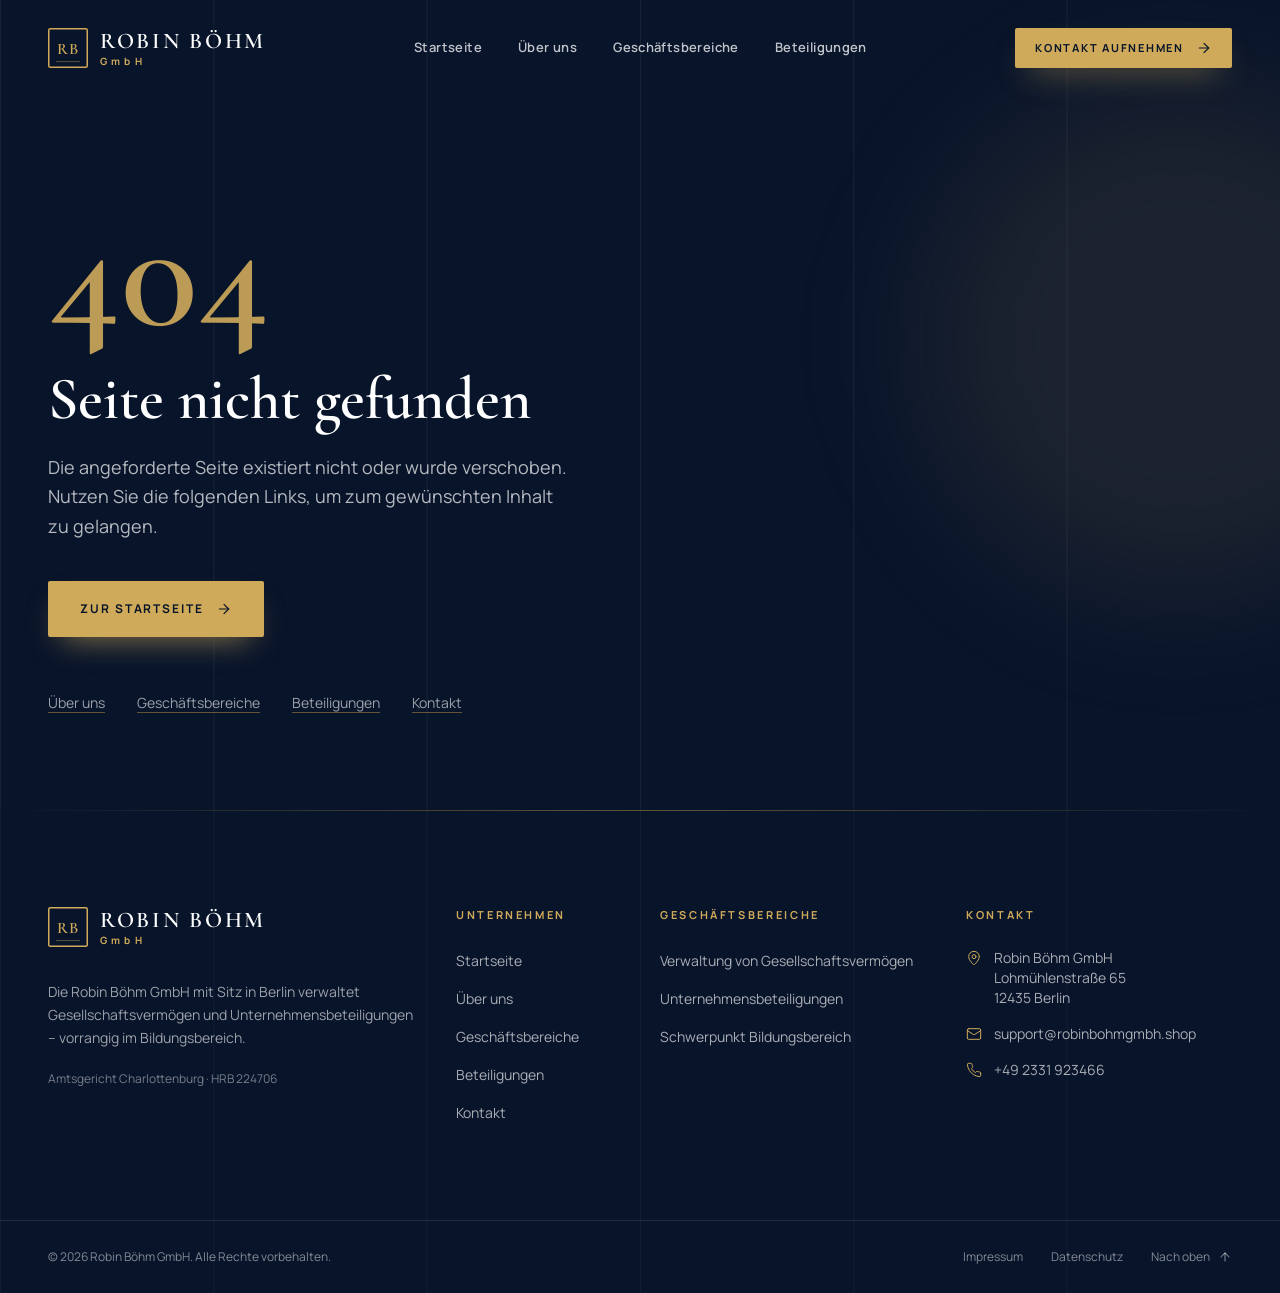
<file: kontakt/index.html>
<!doctype html>
<html lang="de">
  <head>
    <meta charset="UTF-8" />
    <meta name="viewport" content="width=device-width, initial-scale=1.0, viewport-fit=cover" />
    <title>Kontakt | Robin Böhm GmbH</title>
    <meta name="theme-color" content="#08142A" />
    <meta name="format-detection" content="telephone=no" />
    <link rel="icon" type="image/svg+xml" href="/favicon.svg" />
    <link rel="manifest" href="/site.webmanifest" />
    <meta name="description" content="Kontakt zur Robin Böhm GmbH, Lohmühlenstraße 65, 12435 Berlin." data-seo>
    <meta name="robots" content="index, follow, max-image-preview:large" data-seo>
    <meta property="og:type" content="website" data-seo>
    <meta property="og:site_name" content="Robin Böhm GmbH" data-seo>
    <meta property="og:locale" content="de_DE" data-seo>
    <meta property="og:title" content="Kontakt | Robin Böhm GmbH" data-seo>
    <meta property="og:description" content="Kontakt zur Robin Böhm GmbH, Lohmühlenstraße 65, 12435 Berlin." data-seo>
    <meta property="og:image" content="https://robinbohmgmbh.shop/og-image.jpg" data-seo>
    <meta property="og:image:alt" content="Gläserne Hochhausfassaden mit goldenen Reflexionen" data-seo>
    <meta name="twitter:card" content="summary_large_image" data-seo>
    <meta name="twitter:title" content="Kontakt | Robin Böhm GmbH" data-seo>
    <meta name="twitter:description" content="Kontakt zur Robin Böhm GmbH, Lohmühlenstraße 65, 12435 Berlin." data-seo>
    <meta name="twitter:image" content="https://robinbohmgmbh.shop/og-image.jpg" data-seo>
    <link rel="canonical" href="https://robinbohmgmbh.shop/kontakt/" data-seo>
    <meta property="og:url" content="https://robinbohmgmbh.shop/kontakt/" data-seo>
    <script type="application/ld+json" data-seo>{"@context":"https://schema.org","@type":"Organization","name":"Robin Böhm GmbH","alternateName":"Robin Böhm GmbH","url":"https://robinbohmgmbh.shop/","logo":"https://robinbohmgmbh.shop/logo.svg","description":"Die Robin Böhm GmbH mit Sitz in Berlin verwaltet Gesellschaftsvermögen und Unternehmensbeteiligungen – vorrangig im Bildungsbereich.","address":{"@type":"PostalAddress","streetAddress":"Lohmühlenstraße 65","postalCode":"12435","addressLocality":"Berlin","addressCountry":"DE"},"legalName":"Robin Böhm GmbH","identifier":"Amtsgericht Charlottenburg, HRB 224706","email":"support@robinbohmgmbh.shop","telephone":"+492331923466"}</script>
    <script type="application/ld+json" data-seo>{"@context":"https://schema.org","@type":"BreadcrumbList","itemListElement":[{"@type":"ListItem","position":1,"name":"Startseite","item":"https://robinbohmgmbh.shop/"},{"@type":"ListItem","position":2,"name":"Kontakt","item":"https://robinbohmgmbh.shop/kontakt/"}]}</script>
    <noscript><style>.reveal{opacity:1!important;transform:none!important}</style></noscript>
    <script type="module" crossorigin src="/assets/index-DBIF7t8Z.js"></script>
    <link rel="stylesheet" crossorigin href="/assets/index-BuvHZ4C0.css">
  </head>
  <body>
    <div id="root" data-route="/kontakt"><a href="#main" class="sr-only focus:not-sr-only focus:fixed focus:left-4 focus:top-4 focus:z-[60] focus:bg-gold-400 focus:px-5 focus:py-3 focus:text-sm focus:font-bold focus:text-navy-950">Zum Inhalt springen</a><header class="fixed inset-x-0 top-0 z-50 transition-[background-color,box-shadow] duration-500 bg-transparent"><div class="mx-auto w-full px-5 sm:px-8 lg:px-12 max-w-7xl"><div class="flex items-center justify-between gap-6 transition-[height] duration-500 ease-out-expo h-20 lg:h-24"><a class="group inline-flex items-center gap-3" aria-label="Robin Böhm GmbH – zur Startseite" href="/"><svg viewBox="0 0 40 40" fill="none" aria-hidden="true" class="h-10 w-10 shrink-0 text-gold-400 transition-transform duration-700 ease-out-expo group-hover:-rotate-6"><rect x="0.75" y="0.75" width="38.5" height="38.5" rx="1.5" stroke="currentColor" stroke-width="1.5"></rect><text x="20" y="25.6" text-anchor="middle" fill="currentColor" font-family="&#x27;Cormorant Garamond&#x27;, Georgia, serif" font-size="16" font-weight="600" letter-spacing="0.6">RB</text><path d="M8 33.6h24" stroke="currentColor" stroke-width="0.75" opacity="0.55"></path></svg><span class="flex flex-col leading-none"><span class="font-display text-[1.4rem] font-semibold uppercase tracking-[0.12em] text-white">Robin Böhm</span><span class="mt-1 text-[10px] font-bold tracking-[0.42em] text-gold-400">GmbH</span></span></a><nav aria-label="Hauptnavigation" class="hidden lg:block"><ul class="flex items-center gap-1"><li><a class="group relative block px-4 py-2 text-[13px] font-semibold tracking-[0.03em] transition-colors duration-300 text-white/75 hover:text-white" href="/">Startseite<span aria-hidden="true" class="absolute inset-x-4 -bottom-0.5 h-px origin-left bg-gold-400 transition-transform duration-500 ease-out-expo scale-x-0 group-hover:scale-x-100"></span></a></li><li><a class="group relative block px-4 py-2 text-[13px] font-semibold tracking-[0.03em] transition-colors duration-300 text-white/75 hover:text-white" href="/ueber-uns">Über uns<span aria-hidden="true" class="absolute inset-x-4 -bottom-0.5 h-px origin-left bg-gold-400 transition-transform duration-500 ease-out-expo scale-x-0 group-hover:scale-x-100"></span></a></li><li><a class="group relative block px-4 py-2 text-[13px] font-semibold tracking-[0.03em] transition-colors duration-300 text-white/75 hover:text-white" href="/geschaeftsbereiche">Geschäftsbereiche<span aria-hidden="true" class="absolute inset-x-4 -bottom-0.5 h-px origin-left bg-gold-400 transition-transform duration-500 ease-out-expo scale-x-0 group-hover:scale-x-100"></span></a></li><li><a class="group relative block px-4 py-2 text-[13px] font-semibold tracking-[0.03em] transition-colors duration-300 text-white/75 hover:text-white" href="/beteiligungen">Beteiligungen<span aria-hidden="true" class="absolute inset-x-4 -bottom-0.5 h-px origin-left bg-gold-400 transition-transform duration-500 ease-out-expo scale-x-0 group-hover:scale-x-100"></span></a></li></ul></nav><div class="hidden lg:block"><a class="group inline-flex items-center justify-center gap-3 whitespace-nowrap rounded-[2px] font-bold uppercase tracking-[0.16em] transition-all duration-300 ease-out-expo disabled:cursor-not-allowed disabled:opacity-60 bg-gold-400 text-navy-950 hover:bg-gold-300 shadow-[0_14px_32px_-14px_rgba(207,170,90,0.75)] h-10 px-5 text-[11px]" href="/kontakt">Kontakt aufnehmen<svg xmlns="http://www.w3.org/2000/svg" width="24" height="24" viewBox="0 0 24 24" fill="none" stroke="currentColor" stroke-width="1.75" stroke-linecap="round" stroke-linejoin="round" class="lucide lucide-arrow-right h-4 w-4 transition-transform duration-300 group-hover:translate-x-1" aria-hidden="true"><path d="M5 12h14"></path><path d="m12 5 7 7-7 7"></path></svg></a></div><button type="button" class="-mr-2 inline-flex h-11 w-11 items-center justify-center rounded-sm text-white transition-colors hover:text-gold-300 lg:hidden" aria-expanded="false" aria-controls="mobile-menu" aria-label="Menü öffnen"><svg xmlns="http://www.w3.org/2000/svg" width="24" height="24" viewBox="0 0 24 24" fill="none" stroke="currentColor" stroke-width="1.5" stroke-linecap="round" stroke-linejoin="round" class="lucide lucide-menu h-6 w-6" aria-hidden="true"><line x1="4" x2="20" y1="12" y2="12"></line><line x1="4" x2="20" y1="6" y2="6"></line><line x1="4" x2="20" y1="18" y2="18"></line></svg></button></div></div></header><div id="mobile-menu" aria-hidden="true" class="fixed inset-0 z-40 lg:hidden invisible transition-[visibility] duration-500"><div aria-hidden="true" class="absolute inset-0 bg-navy-950/70 transition-opacity duration-500 opacity-0"></div><div class="absolute inset-y-0 right-0 flex w-full max-w-md flex-col overflow-y-auto bg-navy-950 px-6 pb-10 pt-32 transition-transform duration-500 ease-out-expo sm:px-10 translate-x-full"><div aria-hidden="true" class="bg-grid-lines pointer-events-none absolute inset-0"></div><nav aria-label="Mobile Navigation" class="relative"><ul class="border-t border-white/10"><li class="border-b border-white/10 transition-[opacity,transform] duration-700 ease-out-expo translate-x-8 opacity-0" style="transition-delay:0ms"><a class="group flex items-center justify-between py-5 font-display text-[2rem] font-semibold leading-none transition-colors text-white hover:text-gold-300" href="/">Startseite<svg xmlns="http://www.w3.org/2000/svg" width="24" height="24" viewBox="0 0 24 24" fill="none" stroke="currentColor" stroke-width="1.5" stroke-linecap="round" stroke-linejoin="round" class="lucide lucide-arrow-up-right h-5 w-5 text-gold-400/70 transition-transform duration-300 group-hover:-translate-y-0.5 group-hover:translate-x-0.5" aria-hidden="true"><path d="M7 7h10v10"></path><path d="M7 17 17 7"></path></svg></a></li><li class="border-b border-white/10 transition-[opacity,transform] duration-700 ease-out-expo translate-x-8 opacity-0" style="transition-delay:0ms"><a class="group flex items-center justify-between py-5 font-display text-[2rem] font-semibold leading-none transition-colors text-white hover:text-gold-300" href="/ueber-uns">Über uns<svg xmlns="http://www.w3.org/2000/svg" width="24" height="24" viewBox="0 0 24 24" fill="none" stroke="currentColor" stroke-width="1.5" stroke-linecap="round" stroke-linejoin="round" class="lucide lucide-arrow-up-right h-5 w-5 text-gold-400/70 transition-transform duration-300 group-hover:-translate-y-0.5 group-hover:translate-x-0.5" aria-hidden="true"><path d="M7 7h10v10"></path><path d="M7 17 17 7"></path></svg></a></li><li class="border-b border-white/10 transition-[opacity,transform] duration-700 ease-out-expo translate-x-8 opacity-0" style="transition-delay:0ms"><a class="group flex items-center justify-between py-5 font-display text-[2rem] font-semibold leading-none transition-colors text-white hover:text-gold-300" href="/geschaeftsbereiche">Geschäftsbereiche<svg xmlns="http://www.w3.org/2000/svg" width="24" height="24" viewBox="0 0 24 24" fill="none" stroke="currentColor" stroke-width="1.5" stroke-linecap="round" stroke-linejoin="round" class="lucide lucide-arrow-up-right h-5 w-5 text-gold-400/70 transition-transform duration-300 group-hover:-translate-y-0.5 group-hover:translate-x-0.5" aria-hidden="true"><path d="M7 7h10v10"></path><path d="M7 17 17 7"></path></svg></a></li><li class="border-b border-white/10 transition-[opacity,transform] duration-700 ease-out-expo translate-x-8 opacity-0" style="transition-delay:0ms"><a class="group flex items-center justify-between py-5 font-display text-[2rem] font-semibold leading-none transition-colors text-white hover:text-gold-300" href="/beteiligungen">Beteiligungen<svg xmlns="http://www.w3.org/2000/svg" width="24" height="24" viewBox="0 0 24 24" fill="none" stroke="currentColor" stroke-width="1.5" stroke-linecap="round" stroke-linejoin="round" class="lucide lucide-arrow-up-right h-5 w-5 text-gold-400/70 transition-transform duration-300 group-hover:-translate-y-0.5 group-hover:translate-x-0.5" aria-hidden="true"><path d="M7 7h10v10"></path><path d="M7 17 17 7"></path></svg></a></li><li class="border-b border-white/10 transition-[opacity,transform] duration-700 ease-out-expo translate-x-8 opacity-0" style="transition-delay:0ms"><a aria-current="page" class="group flex items-center justify-between py-5 font-display text-[2rem] font-semibold leading-none transition-colors text-gold-300" href="/kontakt">Kontakt<svg xmlns="http://www.w3.org/2000/svg" width="24" height="24" viewBox="0 0 24 24" fill="none" stroke="currentColor" stroke-width="1.5" stroke-linecap="round" stroke-linejoin="round" class="lucide lucide-arrow-up-right h-5 w-5 text-gold-400/70 transition-transform duration-300 group-hover:-translate-y-0.5 group-hover:translate-x-0.5" aria-hidden="true"><path d="M7 7h10v10"></path><path d="M7 17 17 7"></path></svg></a></li></ul></nav><div class="relative mt-auto space-y-4 pt-12 text-sm text-white/70"><p class="flex items-start gap-3"><svg xmlns="http://www.w3.org/2000/svg" width="24" height="24" viewBox="0 0 24 24" fill="none" stroke="currentColor" stroke-width="1.5" stroke-linecap="round" stroke-linejoin="round" class="lucide lucide-map-pin mt-0.5 h-4 w-4 shrink-0 text-gold-400" aria-hidden="true"><path d="M20 10c0 4.993-5.539 10.193-7.399 11.799a1 1 0 0 1-1.202 0C9.539 20.193 4 14.993 4 10a8 8 0 0 1 16 0"></path><circle cx="12" cy="10" r="3"></circle></svg><span>Lohmühlenstraße 65<!-- -->, <!-- -->12435<!-- --> <!-- -->Berlin</span></p><a href="mailto:support@robinbohmgmbh.shop" class="flex items-center gap-3 hover:text-gold-300"><svg xmlns="http://www.w3.org/2000/svg" width="24" height="24" viewBox="0 0 24 24" fill="none" stroke="currentColor" stroke-width="1.5" stroke-linecap="round" stroke-linejoin="round" class="lucide lucide-mail h-4 w-4 text-gold-400" aria-hidden="true"><rect width="20" height="16" x="2" y="4" rx="2"></rect><path d="m22 7-8.97 5.7a1.94 1.94 0 0 1-2.06 0L2 7"></path></svg>support@robinbohmgmbh.shop</a><a href="tel:+492331923466" class="flex items-center gap-3 hover:text-gold-300"><svg xmlns="http://www.w3.org/2000/svg" width="24" height="24" viewBox="0 0 24 24" fill="none" stroke="currentColor" stroke-width="1.5" stroke-linecap="round" stroke-linejoin="round" class="lucide lucide-phone h-4 w-4 text-gold-400" aria-hidden="true"><path d="M22 16.92v3a2 2 0 0 1-2.18 2 19.79 19.79 0 0 1-8.63-3.07 19.5 19.5 0 0 1-6-6 19.79 19.79 0 0 1-3.07-8.67A2 2 0 0 1 4.11 2h3a2 2 0 0 1 2 1.72 12.84 12.84 0 0 0 .7 2.81 2 2 0 0 1-.45 2.11L8.09 9.91a16 16 0 0 0 6 6l1.27-1.27a2 2 0 0 1 2.11-.45 12.84 12.84 0 0 0 2.81.7A2 2 0 0 1 22 16.92z"></path></svg>+49 2331 923466</a><ul class="flex gap-6 pt-4 text-xs uppercase tracking-[0.18em] text-white/50"><li><a class="hover:text-gold-300" href="/impressum">Impressum</a></li><li><a class="hover:text-gold-300" href="/datenschutz">Datenschutz</a></li></ul></div></div></div><main id="main" tabindex="-1" class="outline-none"><section class="relative isolate overflow-hidden bg-navy-950 text-white pb-20 pt-44 sm:pb-28 sm:pt-52 lg:pb-32 lg:pt-56"><img src="/images/facade-glass.jpg" alt="" aria-hidden="true" decoding="async" class="absolute inset-0 -z-30 h-full w-full animate-hero-zoom object-cover opacity-45"/><div aria-hidden="true" class="absolute inset-0 -z-20 bg-gradient-to-r from-navy-950 via-navy-950/90 to-navy-950/45"></div><div aria-hidden="true" class="absolute inset-0 -z-20 bg-gradient-to-t from-navy-950 via-transparent to-navy-950/60"></div><div aria-hidden="true" class="bg-grid-lines absolute inset-0 -z-10"></div><div aria-hidden="true" class="absolute -right-40 top-0 -z-10 h-[520px] w-[520px] rounded-full bg-gold-400/10 blur-3xl"></div><div class="mx-auto w-full px-5 sm:px-8 lg:px-12 max-w-7xl"><div class="animate-fade-up" style="animation-delay:50ms"><nav aria-label="Brotkrümelnavigation"><ol class="flex flex-wrap items-center gap-2 text-[11px] font-semibold uppercase tracking-[0.2em] text-white/55"><li><a class="transition-colors hover:text-gold-300" href="/">Startseite</a></li><li aria-hidden="true"><svg xmlns="http://www.w3.org/2000/svg" width="24" height="24" viewBox="0 0 24 24" fill="none" stroke="currentColor" stroke-width="2" stroke-linecap="round" stroke-linejoin="round" class="lucide lucide-chevron-right h-3.5 w-3.5 text-gold-400/70"><path d="m9 18 6-6-6-6"></path></svg></li><li aria-current="page" class="text-gold-300">Kontakt</li></ol></nav></div><p class="eyebrow mt-10 animate-fade-up text-gold-300" style="animation-delay:150ms"><span aria-hidden="true" class="h-px w-8 bg-gold-400"></span>Kontakt</p><h1 class="mt-6 max-w-4xl animate-fade-up font-display font-semibold leading-[1.02] tracking-[-0.015em] text-white text-[2.9rem] sm:text-6xl lg:text-7xl" style="animation-delay:250ms">Kontakt.<br/><span class="italic text-gold-300">Robin Böhm GmbH</span></h1><p class="mt-7 max-w-2xl animate-fade-up text-[17px] leading-relaxed text-white/75 sm:text-lg" style="animation-delay:380ms">Sie erreichen die Robin Böhm GmbH unter den folgenden Kontaktdaten.</p><div aria-hidden="true" class="mt-12 h-px w-32 origin-left animate-line-grow bg-gradient-to-r from-gold-400 to-transparent" style="animation-delay:600ms"></div></div></section><section aria-labelledby="contact-title" class="relative isolate overflow-hidden bg-paper py-24 sm:py-28 lg:py-36"><div class="mx-auto w-full px-5 sm:px-8 lg:px-12 max-w-7xl"><div class="grid gap-16 lg:grid-cols-12 lg:gap-14 xl:gap-20"><div class="lg:col-span-5"><div class="max-w-3xl"><div class="reveal" style="--reveal-delay:0ms"><p class="eyebrow text-gold-700"><span aria-hidden="true" class="h-px w-8 shrink-0 bg-gold-600"></span>Kontaktdaten</p></div><div class="reveal" style="--reveal-delay:80ms"><h2 id="contact-title" class="mt-5 font-display text-[2.6rem] font-semibold leading-[1.06] tracking-[-0.01em] sm:text-5xl lg:text-[3.5rem] text-navy-950">So erreichen Sie <span class="italic text-gold-700">uns.</span></h2></div></div><div class="reveal" style="--reveal-delay:200ms"><ul class="mt-10 divide-y divide-navy-950/10 border-y border-navy-950/10"><li class="flex gap-5 py-6"><span class="flex h-11 w-11 shrink-0 items-center justify-center border border-gold-500/40 text-gold-600"><svg xmlns="http://www.w3.org/2000/svg" width="24" height="24" viewBox="0 0 24 24" fill="none" stroke="currentColor" stroke-width="1.5" stroke-linecap="round" stroke-linejoin="round" class="lucide lucide-map-pin h-5 w-5" aria-hidden="true"><path d="M20 10c0 4.993-5.539 10.193-7.399 11.799a1 1 0 0 1-1.202 0C9.539 20.193 4 14.993 4 10a8 8 0 0 1 16 0"></path><circle cx="12" cy="10" r="3"></circle></svg></span><div><p class="text-[11px] font-bold uppercase tracking-[0.2em] text-navy-500">Anschrift</p><div class="mt-1.5 text-[15.5px] leading-relaxed text-navy-950"><address class="not-italic">Robin Böhm GmbH<br/>Lohmühlenstraße 65<br/>12435<!-- --> <!-- -->Berlin<br/>Deutschland</address></div></div></li><li class="flex gap-5 py-6"><span class="flex h-11 w-11 shrink-0 items-center justify-center border border-gold-500/40 text-gold-600"><svg xmlns="http://www.w3.org/2000/svg" width="24" height="24" viewBox="0 0 24 24" fill="none" stroke="currentColor" stroke-width="1.5" stroke-linecap="round" stroke-linejoin="round" class="lucide lucide-mail h-5 w-5" aria-hidden="true"><rect width="20" height="16" x="2" y="4" rx="2"></rect><path d="m22 7-8.97 5.7a1.94 1.94 0 0 1-2.06 0L2 7"></path></svg></span><div><p class="text-[11px] font-bold uppercase tracking-[0.2em] text-navy-500">E-Mail</p><div class="mt-1.5 text-[15.5px] leading-relaxed text-navy-950"><a href="mailto:support@robinbohmgmbh.shop" class="font-semibold underline decoration-gold-500/60 underline-offset-4 transition-colors hover:text-gold-700">support@robinbohmgmbh.shop</a></div></div></li><li class="flex gap-5 py-6"><span class="flex h-11 w-11 shrink-0 items-center justify-center border border-gold-500/40 text-gold-600"><svg xmlns="http://www.w3.org/2000/svg" width="24" height="24" viewBox="0 0 24 24" fill="none" stroke="currentColor" stroke-width="1.5" stroke-linecap="round" stroke-linejoin="round" class="lucide lucide-phone h-5 w-5" aria-hidden="true"><path d="M22 16.92v3a2 2 0 0 1-2.18 2 19.79 19.79 0 0 1-8.63-3.07 19.5 19.5 0 0 1-6-6 19.79 19.79 0 0 1-3.07-8.67A2 2 0 0 1 4.11 2h3a2 2 0 0 1 2 1.72 12.84 12.84 0 0 0 .7 2.81 2 2 0 0 1-.45 2.11L8.09 9.91a16 16 0 0 0 6 6l1.27-1.27a2 2 0 0 1 2.11-.45 12.84 12.84 0 0 0 2.81.7A2 2 0 0 1 22 16.92z"></path></svg></span><div><p class="text-[11px] font-bold uppercase tracking-[0.2em] text-navy-500">Telefon</p><div class="mt-1.5 text-[15.5px] leading-relaxed text-navy-950"><a href="tel:+492331923466" class="font-semibold transition-colors hover:text-gold-700">+49 2331 923466</a></div></div></li></ul></div></div><div class="reveal lg:col-span-7" style="--reveal-delay:150ms"><div class="relative overflow-hidden bg-navy-950 p-8 text-white sm:p-12"><div aria-hidden="true" class="absolute -right-16 -top-16 h-48 w-48 rounded-full bg-gold-400/15 blur-3xl"></div><svg xmlns="http://www.w3.org/2000/svg" width="24" height="24" viewBox="0 0 24 24" fill="none" stroke="currentColor" stroke-width="1.5" stroke-linecap="round" stroke-linejoin="round" class="lucide lucide-mail relative h-7 w-7 text-gold-300" aria-hidden="true"><rect width="20" height="16" x="2" y="4" rx="2"></rect><path d="m22 7-8.97 5.7a1.94 1.94 0 0 1-2.06 0L2 7"></path></svg><h2 class="relative mt-6 font-display text-[2rem] font-semibold sm:text-4xl">Schreiben Sie uns.</h2><p class="relative mt-3 max-w-md text-[15px] leading-relaxed text-white/65">Ihre Nachricht erreicht die Gesellschaft unter <!-- -->support@robinbohmgmbh.shop<!-- -->.</p><a href="mailto:support@robinbohmgmbh.shop" class="group inline-flex items-center justify-center gap-3 whitespace-nowrap rounded-[2px] font-bold uppercase tracking-[0.16em] transition-all duration-300 ease-out-expo disabled:cursor-not-allowed disabled:opacity-60 bg-gold-400 text-navy-950 hover:bg-gold-300 shadow-[0_14px_32px_-14px_rgba(207,170,90,0.75)] h-12 px-7 text-[11.5px] relative mt-8">E-Mail schreiben<svg xmlns="http://www.w3.org/2000/svg" width="24" height="24" viewBox="0 0 24 24" fill="none" stroke="currentColor" stroke-width="1.75" stroke-linecap="round" stroke-linejoin="round" class="lucide lucide-arrow-right h-4 w-4 transition-transform duration-300 group-hover:translate-x-1" aria-hidden="true"><path d="M5 12h14"></path><path d="m12 5 7 7-7 7"></path></svg></a></div></div></div></div></section></main><footer class="relative isolate overflow-hidden bg-navy-950 text-white" aria-labelledby="footer-heading"><h2 id="footer-heading" class="sr-only">Fußbereich</h2><div aria-hidden="true" class="h-px bg-gradient-to-r from-transparent via-gold-500/50 to-transparent"></div><div aria-hidden="true" class="bg-grid-lines absolute inset-0 -z-10 opacity-60"></div><div class="mx-auto w-full px-5 sm:px-8 lg:px-12 max-w-7xl grid gap-14 py-20 sm:grid-cols-2 lg:grid-cols-12 lg:gap-10 lg:py-24"><div class="sm:col-span-2 lg:col-span-4"><a class="group inline-flex items-center gap-3" aria-label="Robin Böhm GmbH – zur Startseite" href="/"><svg viewBox="0 0 40 40" fill="none" aria-hidden="true" class="h-10 w-10 shrink-0 text-gold-400 transition-transform duration-700 ease-out-expo group-hover:-rotate-6"><rect x="0.75" y="0.75" width="38.5" height="38.5" rx="1.5" stroke="currentColor" stroke-width="1.5"></rect><text x="20" y="25.6" text-anchor="middle" fill="currentColor" font-family="&#x27;Cormorant Garamond&#x27;, Georgia, serif" font-size="16" font-weight="600" letter-spacing="0.6">RB</text><path d="M8 33.6h24" stroke="currentColor" stroke-width="0.75" opacity="0.55"></path></svg><span class="flex flex-col leading-none"><span class="font-display text-[1.4rem] font-semibold uppercase tracking-[0.12em] text-white">Robin Böhm</span><span class="mt-1 text-[10px] font-bold tracking-[0.42em] text-gold-400">GmbH</span></span></a><p class="mt-7 max-w-sm text-sm leading-relaxed text-white/60">Die Robin Böhm GmbH mit Sitz in Berlin verwaltet Gesellschaftsvermögen und Unternehmensbeteiligungen – vorrangig im Bildungsbereich.</p><p class="mt-5 text-xs leading-relaxed text-white/45">Amtsgericht Charlottenburg<!-- --> · <!-- -->HRB 224706</p></div><nav aria-label="Unternehmen" class="lg:col-span-2"><h3 class="text-[11px] font-bold uppercase tracking-[0.24em] text-gold-400">Unternehmen</h3><ul class="mt-6 space-y-3.5"><li><a class="text-sm text-white/65 transition-colors duration-300 hover:text-white" href="/">Startseite</a></li><li><a class="text-sm text-white/65 transition-colors duration-300 hover:text-white" href="/ueber-uns">Über uns</a></li><li><a class="text-sm text-white/65 transition-colors duration-300 hover:text-white" href="/geschaeftsbereiche">Geschäftsbereiche</a></li><li><a class="text-sm text-white/65 transition-colors duration-300 hover:text-white" href="/beteiligungen">Beteiligungen</a></li><li><a class="text-sm text-white/65 transition-colors duration-300 hover:text-white" href="/kontakt">Kontakt</a></li></ul></nav><nav aria-label="Geschäftsbereiche" class="lg:col-span-3"><h3 class="text-[11px] font-bold uppercase tracking-[0.24em] text-gold-400">Geschäftsbereiche</h3><ul class="mt-6 space-y-3.5"><li><a class="text-sm text-white/65 transition-colors duration-300 hover:text-white" href="/geschaeftsbereiche#vermoegensverwaltung">Verwaltung von Gesellschaftsvermögen</a></li><li><a class="text-sm text-white/65 transition-colors duration-300 hover:text-white" href="/geschaeftsbereiche#beteiligungen">Unternehmensbeteiligungen</a></li><li><a class="text-sm text-white/65 transition-colors duration-300 hover:text-white" href="/geschaeftsbereiche#bildungsbereich">Schwerpunkt Bildungsbereich</a></li></ul></nav><div class="lg:col-span-3"><h3 class="text-[11px] font-bold uppercase tracking-[0.24em] text-gold-400">Kontakt</h3><address class="mt-6 space-y-4 text-sm not-italic text-white/65"><p class="flex gap-3"><svg xmlns="http://www.w3.org/2000/svg" width="24" height="24" viewBox="0 0 24 24" fill="none" stroke="currentColor" stroke-width="1.5" stroke-linecap="round" stroke-linejoin="round" class="lucide lucide-map-pin mt-0.5 h-4 w-4 shrink-0 text-gold-400" aria-hidden="true"><path d="M20 10c0 4.993-5.539 10.193-7.399 11.799a1 1 0 0 1-1.202 0C9.539 20.193 4 14.993 4 10a8 8 0 0 1 16 0"></path><circle cx="12" cy="10" r="3"></circle></svg><span>Robin Böhm GmbH<br/>Lohmühlenstraße 65<br/>12435<!-- --> <!-- -->Berlin</span></p><p><a href="mailto:support@robinbohmgmbh.shop" class="flex gap-3 transition-colors hover:text-white"><svg xmlns="http://www.w3.org/2000/svg" width="24" height="24" viewBox="0 0 24 24" fill="none" stroke="currentColor" stroke-width="1.5" stroke-linecap="round" stroke-linejoin="round" class="lucide lucide-mail mt-0.5 h-4 w-4 shrink-0 text-gold-400" aria-hidden="true"><rect width="20" height="16" x="2" y="4" rx="2"></rect><path d="m22 7-8.97 5.7a1.94 1.94 0 0 1-2.06 0L2 7"></path></svg>support@robinbohmgmbh.shop</a></p><p><a href="tel:+492331923466" class="flex gap-3 transition-colors hover:text-white"><svg xmlns="http://www.w3.org/2000/svg" width="24" height="24" viewBox="0 0 24 24" fill="none" stroke="currentColor" stroke-width="1.5" stroke-linecap="round" stroke-linejoin="round" class="lucide lucide-phone mt-0.5 h-4 w-4 shrink-0 text-gold-400" aria-hidden="true"><path d="M22 16.92v3a2 2 0 0 1-2.18 2 19.79 19.79 0 0 1-8.63-3.07 19.5 19.5 0 0 1-6-6 19.79 19.79 0 0 1-3.07-8.67A2 2 0 0 1 4.11 2h3a2 2 0 0 1 2 1.72 12.84 12.84 0 0 0 .7 2.81 2 2 0 0 1-.45 2.11L8.09 9.91a16 16 0 0 0 6 6l1.27-1.27a2 2 0 0 1 2.11-.45 12.84 12.84 0 0 0 2.81.7A2 2 0 0 1 22 16.92z"></path></svg>+49 2331 923466</a></p></address></div></div><div class="border-t border-white/10"><div class="mx-auto w-full px-5 sm:px-8 lg:px-12 max-w-7xl flex flex-col gap-5 py-7 text-xs text-white/50 sm:flex-row sm:items-center sm:justify-between"><p>© <!-- -->2026<!-- --> <!-- -->Robin Böhm GmbH<!-- -->. Alle Rechte vorbehalten.</p><ul class="flex flex-wrap items-center gap-x-7 gap-y-3"><li><a class="transition-colors hover:text-gold-300" href="/impressum">Impressum</a></li><li><a class="transition-colors hover:text-gold-300" href="/datenschutz">Datenschutz</a></li><li><button type="button" class="group inline-flex items-center gap-2 transition-colors hover:text-gold-300">Nach oben<svg xmlns="http://www.w3.org/2000/svg" width="24" height="24" viewBox="0 0 24 24" fill="none" stroke="currentColor" stroke-width="1.75" stroke-linecap="round" stroke-linejoin="round" class="lucide lucide-arrow-up h-3.5 w-3.5 transition-transform group-hover:-translate-y-0.5" aria-hidden="true"><path d="m5 12 7-7 7 7"></path><path d="M12 19V5"></path></svg></button></li></ul></div></div></footer></div>
  </body>
</html>
</file>
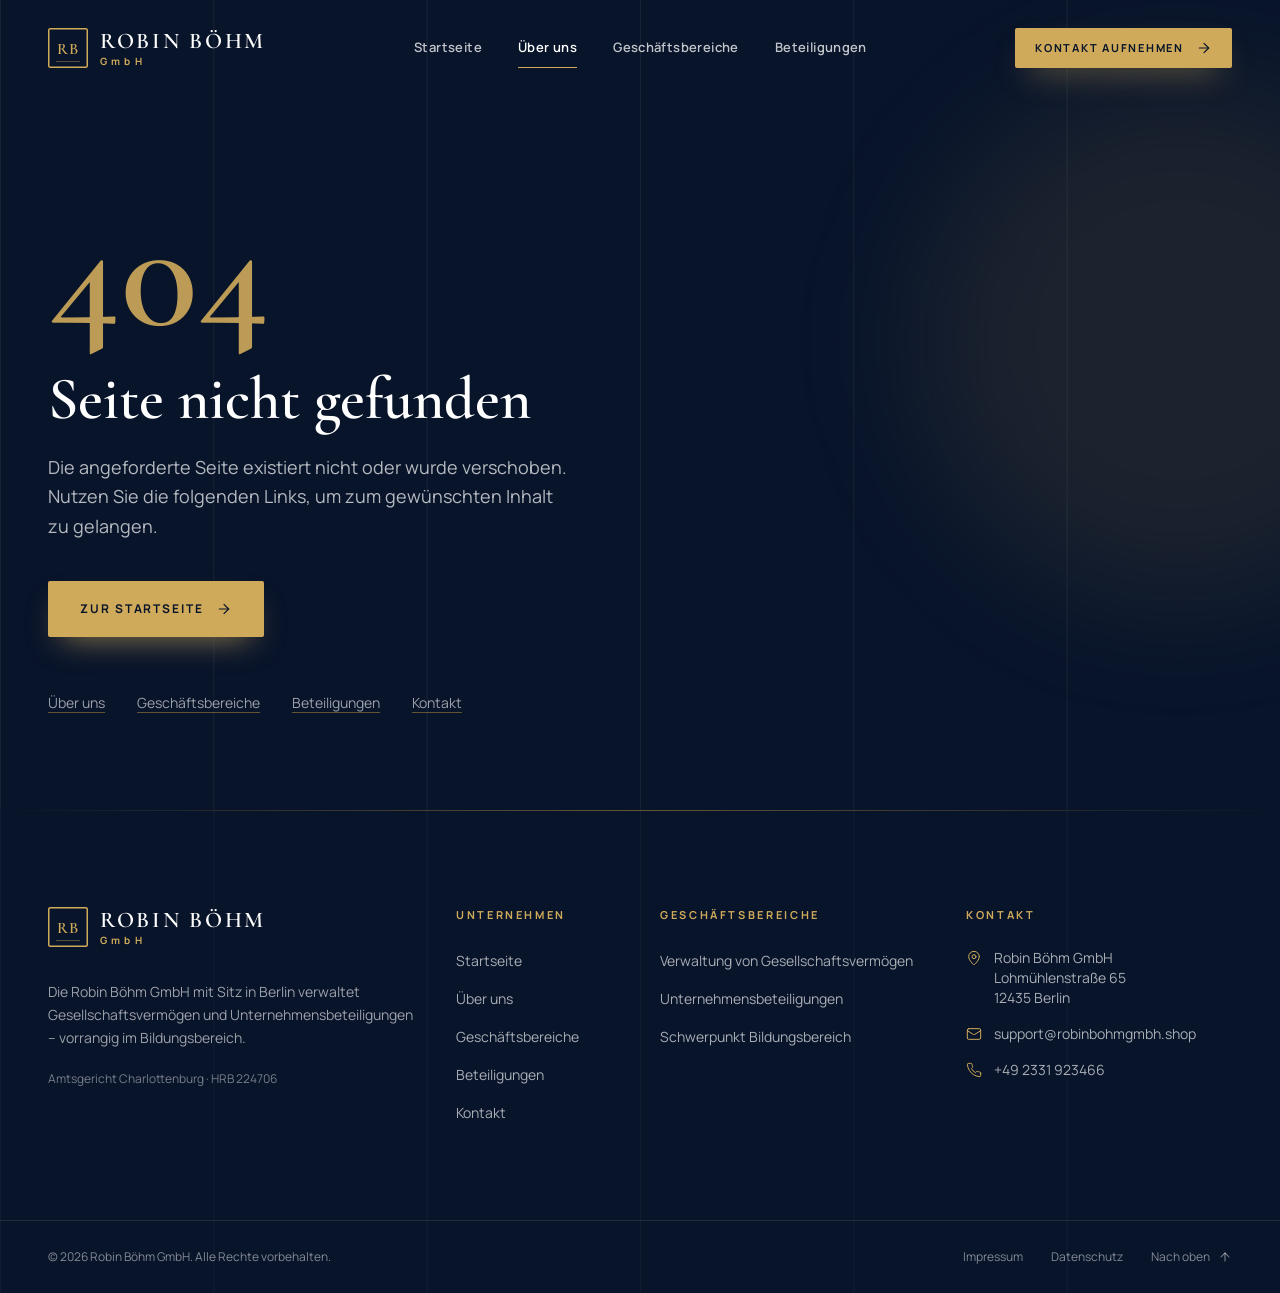
<file: ueber-uns/index.html>
<!doctype html>
<html lang="de">
  <head>
    <meta charset="UTF-8" />
    <meta name="viewport" content="width=device-width, initial-scale=1.0, viewport-fit=cover" />
    <title>Über uns | Robin Böhm GmbH</title>
    <meta name="theme-color" content="#08142A" />
    <meta name="format-detection" content="telephone=no" />
    <link rel="icon" type="image/svg+xml" href="/favicon.svg" />
    <link rel="manifest" href="/site.webmanifest" />
    <meta name="description" content="Die Robin Böhm GmbH im Überblick: Sitz in Berlin, Geschäftsführung, Handelsregistereintrag und Unternehmensgegenstand." data-seo>
    <meta name="robots" content="index, follow, max-image-preview:large" data-seo>
    <meta property="og:type" content="website" data-seo>
    <meta property="og:site_name" content="Robin Böhm GmbH" data-seo>
    <meta property="og:locale" content="de_DE" data-seo>
    <meta property="og:title" content="Über uns | Robin Böhm GmbH" data-seo>
    <meta property="og:description" content="Die Robin Böhm GmbH im Überblick: Sitz in Berlin, Geschäftsführung, Handelsregistereintrag und Unternehmensgegenstand." data-seo>
    <meta property="og:image" content="https://robinbohmgmbh.shop/og-image.jpg" data-seo>
    <meta property="og:image:alt" content="Gläserne Hochhausfassaden mit goldenen Reflexionen" data-seo>
    <meta name="twitter:card" content="summary_large_image" data-seo>
    <meta name="twitter:title" content="Über uns | Robin Böhm GmbH" data-seo>
    <meta name="twitter:description" content="Die Robin Böhm GmbH im Überblick: Sitz in Berlin, Geschäftsführung, Handelsregistereintrag und Unternehmensgegenstand." data-seo>
    <meta name="twitter:image" content="https://robinbohmgmbh.shop/og-image.jpg" data-seo>
    <link rel="canonical" href="https://robinbohmgmbh.shop/ueber-uns/" data-seo>
    <meta property="og:url" content="https://robinbohmgmbh.shop/ueber-uns/" data-seo>
    <script type="application/ld+json" data-seo>{"@context":"https://schema.org","@type":"Organization","name":"Robin Böhm GmbH","alternateName":"Robin Böhm GmbH","url":"https://robinbohmgmbh.shop/","logo":"https://robinbohmgmbh.shop/logo.svg","description":"Die Robin Böhm GmbH mit Sitz in Berlin verwaltet Gesellschaftsvermögen und Unternehmensbeteiligungen – vorrangig im Bildungsbereich.","address":{"@type":"PostalAddress","streetAddress":"Lohmühlenstraße 65","postalCode":"12435","addressLocality":"Berlin","addressCountry":"DE"},"legalName":"Robin Böhm GmbH","identifier":"Amtsgericht Charlottenburg, HRB 224706","email":"support@robinbohmgmbh.shop","telephone":"+492331923466"}</script>
    <script type="application/ld+json" data-seo>{"@context":"https://schema.org","@type":"BreadcrumbList","itemListElement":[{"@type":"ListItem","position":1,"name":"Startseite","item":"https://robinbohmgmbh.shop/"},{"@type":"ListItem","position":2,"name":"Über uns","item":"https://robinbohmgmbh.shop/ueber-uns/"}]}</script>
    <noscript><style>.reveal{opacity:1!important;transform:none!important}</style></noscript>
    <script type="module" crossorigin src="/assets/index-DBIF7t8Z.js"></script>
    <link rel="stylesheet" crossorigin href="/assets/index-BuvHZ4C0.css">
  </head>
  <body>
    <div id="root" data-route="/ueber-uns"><a href="#main" class="sr-only focus:not-sr-only focus:fixed focus:left-4 focus:top-4 focus:z-[60] focus:bg-gold-400 focus:px-5 focus:py-3 focus:text-sm focus:font-bold focus:text-navy-950">Zum Inhalt springen</a><header class="fixed inset-x-0 top-0 z-50 transition-[background-color,box-shadow] duration-500 bg-transparent"><div class="mx-auto w-full px-5 sm:px-8 lg:px-12 max-w-7xl"><div class="flex items-center justify-between gap-6 transition-[height] duration-500 ease-out-expo h-20 lg:h-24"><a class="group inline-flex items-center gap-3" aria-label="Robin Böhm GmbH – zur Startseite" href="/"><svg viewBox="0 0 40 40" fill="none" aria-hidden="true" class="h-10 w-10 shrink-0 text-gold-400 transition-transform duration-700 ease-out-expo group-hover:-rotate-6"><rect x="0.75" y="0.75" width="38.5" height="38.5" rx="1.5" stroke="currentColor" stroke-width="1.5"></rect><text x="20" y="25.6" text-anchor="middle" fill="currentColor" font-family="&#x27;Cormorant Garamond&#x27;, Georgia, serif" font-size="16" font-weight="600" letter-spacing="0.6">RB</text><path d="M8 33.6h24" stroke="currentColor" stroke-width="0.75" opacity="0.55"></path></svg><span class="flex flex-col leading-none"><span class="font-display text-[1.4rem] font-semibold uppercase tracking-[0.12em] text-white">Robin Böhm</span><span class="mt-1 text-[10px] font-bold tracking-[0.42em] text-gold-400">GmbH</span></span></a><nav aria-label="Hauptnavigation" class="hidden lg:block"><ul class="flex items-center gap-1"><li><a class="group relative block px-4 py-2 text-[13px] font-semibold tracking-[0.03em] transition-colors duration-300 text-white/75 hover:text-white" href="/">Startseite<span aria-hidden="true" class="absolute inset-x-4 -bottom-0.5 h-px origin-left bg-gold-400 transition-transform duration-500 ease-out-expo scale-x-0 group-hover:scale-x-100"></span></a></li><li><a aria-current="page" class="group relative block px-4 py-2 text-[13px] font-semibold tracking-[0.03em] transition-colors duration-300 text-white" href="/ueber-uns">Über uns<span aria-hidden="true" class="absolute inset-x-4 -bottom-0.5 h-px origin-left bg-gold-400 transition-transform duration-500 ease-out-expo scale-x-100"></span></a></li><li><a class="group relative block px-4 py-2 text-[13px] font-semibold tracking-[0.03em] transition-colors duration-300 text-white/75 hover:text-white" href="/geschaeftsbereiche">Geschäftsbereiche<span aria-hidden="true" class="absolute inset-x-4 -bottom-0.5 h-px origin-left bg-gold-400 transition-transform duration-500 ease-out-expo scale-x-0 group-hover:scale-x-100"></span></a></li><li><a class="group relative block px-4 py-2 text-[13px] font-semibold tracking-[0.03em] transition-colors duration-300 text-white/75 hover:text-white" href="/beteiligungen">Beteiligungen<span aria-hidden="true" class="absolute inset-x-4 -bottom-0.5 h-px origin-left bg-gold-400 transition-transform duration-500 ease-out-expo scale-x-0 group-hover:scale-x-100"></span></a></li></ul></nav><div class="hidden lg:block"><a class="group inline-flex items-center justify-center gap-3 whitespace-nowrap rounded-[2px] font-bold uppercase tracking-[0.16em] transition-all duration-300 ease-out-expo disabled:cursor-not-allowed disabled:opacity-60 bg-gold-400 text-navy-950 hover:bg-gold-300 shadow-[0_14px_32px_-14px_rgba(207,170,90,0.75)] h-10 px-5 text-[11px]" href="/kontakt">Kontakt aufnehmen<svg xmlns="http://www.w3.org/2000/svg" width="24" height="24" viewBox="0 0 24 24" fill="none" stroke="currentColor" stroke-width="1.75" stroke-linecap="round" stroke-linejoin="round" class="lucide lucide-arrow-right h-4 w-4 transition-transform duration-300 group-hover:translate-x-1" aria-hidden="true"><path d="M5 12h14"></path><path d="m12 5 7 7-7 7"></path></svg></a></div><button type="button" class="-mr-2 inline-flex h-11 w-11 items-center justify-center rounded-sm text-white transition-colors hover:text-gold-300 lg:hidden" aria-expanded="false" aria-controls="mobile-menu" aria-label="Menü öffnen"><svg xmlns="http://www.w3.org/2000/svg" width="24" height="24" viewBox="0 0 24 24" fill="none" stroke="currentColor" stroke-width="1.5" stroke-linecap="round" stroke-linejoin="round" class="lucide lucide-menu h-6 w-6" aria-hidden="true"><line x1="4" x2="20" y1="12" y2="12"></line><line x1="4" x2="20" y1="6" y2="6"></line><line x1="4" x2="20" y1="18" y2="18"></line></svg></button></div></div></header><div id="mobile-menu" aria-hidden="true" class="fixed inset-0 z-40 lg:hidden invisible transition-[visibility] duration-500"><div aria-hidden="true" class="absolute inset-0 bg-navy-950/70 transition-opacity duration-500 opacity-0"></div><div class="absolute inset-y-0 right-0 flex w-full max-w-md flex-col overflow-y-auto bg-navy-950 px-6 pb-10 pt-32 transition-transform duration-500 ease-out-expo sm:px-10 translate-x-full"><div aria-hidden="true" class="bg-grid-lines pointer-events-none absolute inset-0"></div><nav aria-label="Mobile Navigation" class="relative"><ul class="border-t border-white/10"><li class="border-b border-white/10 transition-[opacity,transform] duration-700 ease-out-expo translate-x-8 opacity-0" style="transition-delay:0ms"><a class="group flex items-center justify-between py-5 font-display text-[2rem] font-semibold leading-none transition-colors text-white hover:text-gold-300" href="/">Startseite<svg xmlns="http://www.w3.org/2000/svg" width="24" height="24" viewBox="0 0 24 24" fill="none" stroke="currentColor" stroke-width="1.5" stroke-linecap="round" stroke-linejoin="round" class="lucide lucide-arrow-up-right h-5 w-5 text-gold-400/70 transition-transform duration-300 group-hover:-translate-y-0.5 group-hover:translate-x-0.5" aria-hidden="true"><path d="M7 7h10v10"></path><path d="M7 17 17 7"></path></svg></a></li><li class="border-b border-white/10 transition-[opacity,transform] duration-700 ease-out-expo translate-x-8 opacity-0" style="transition-delay:0ms"><a aria-current="page" class="group flex items-center justify-between py-5 font-display text-[2rem] font-semibold leading-none transition-colors text-gold-300" href="/ueber-uns">Über uns<svg xmlns="http://www.w3.org/2000/svg" width="24" height="24" viewBox="0 0 24 24" fill="none" stroke="currentColor" stroke-width="1.5" stroke-linecap="round" stroke-linejoin="round" class="lucide lucide-arrow-up-right h-5 w-5 text-gold-400/70 transition-transform duration-300 group-hover:-translate-y-0.5 group-hover:translate-x-0.5" aria-hidden="true"><path d="M7 7h10v10"></path><path d="M7 17 17 7"></path></svg></a></li><li class="border-b border-white/10 transition-[opacity,transform] duration-700 ease-out-expo translate-x-8 opacity-0" style="transition-delay:0ms"><a class="group flex items-center justify-between py-5 font-display text-[2rem] font-semibold leading-none transition-colors text-white hover:text-gold-300" href="/geschaeftsbereiche">Geschäftsbereiche<svg xmlns="http://www.w3.org/2000/svg" width="24" height="24" viewBox="0 0 24 24" fill="none" stroke="currentColor" stroke-width="1.5" stroke-linecap="round" stroke-linejoin="round" class="lucide lucide-arrow-up-right h-5 w-5 text-gold-400/70 transition-transform duration-300 group-hover:-translate-y-0.5 group-hover:translate-x-0.5" aria-hidden="true"><path d="M7 7h10v10"></path><path d="M7 17 17 7"></path></svg></a></li><li class="border-b border-white/10 transition-[opacity,transform] duration-700 ease-out-expo translate-x-8 opacity-0" style="transition-delay:0ms"><a class="group flex items-center justify-between py-5 font-display text-[2rem] font-semibold leading-none transition-colors text-white hover:text-gold-300" href="/beteiligungen">Beteiligungen<svg xmlns="http://www.w3.org/2000/svg" width="24" height="24" viewBox="0 0 24 24" fill="none" stroke="currentColor" stroke-width="1.5" stroke-linecap="round" stroke-linejoin="round" class="lucide lucide-arrow-up-right h-5 w-5 text-gold-400/70 transition-transform duration-300 group-hover:-translate-y-0.5 group-hover:translate-x-0.5" aria-hidden="true"><path d="M7 7h10v10"></path><path d="M7 17 17 7"></path></svg></a></li><li class="border-b border-white/10 transition-[opacity,transform] duration-700 ease-out-expo translate-x-8 opacity-0" style="transition-delay:0ms"><a class="group flex items-center justify-between py-5 font-display text-[2rem] font-semibold leading-none transition-colors text-white hover:text-gold-300" href="/kontakt">Kontakt<svg xmlns="http://www.w3.org/2000/svg" width="24" height="24" viewBox="0 0 24 24" fill="none" stroke="currentColor" stroke-width="1.5" stroke-linecap="round" stroke-linejoin="round" class="lucide lucide-arrow-up-right h-5 w-5 text-gold-400/70 transition-transform duration-300 group-hover:-translate-y-0.5 group-hover:translate-x-0.5" aria-hidden="true"><path d="M7 7h10v10"></path><path d="M7 17 17 7"></path></svg></a></li></ul></nav><div class="relative mt-auto space-y-4 pt-12 text-sm text-white/70"><p class="flex items-start gap-3"><svg xmlns="http://www.w3.org/2000/svg" width="24" height="24" viewBox="0 0 24 24" fill="none" stroke="currentColor" stroke-width="1.5" stroke-linecap="round" stroke-linejoin="round" class="lucide lucide-map-pin mt-0.5 h-4 w-4 shrink-0 text-gold-400" aria-hidden="true"><path d="M20 10c0 4.993-5.539 10.193-7.399 11.799a1 1 0 0 1-1.202 0C9.539 20.193 4 14.993 4 10a8 8 0 0 1 16 0"></path><circle cx="12" cy="10" r="3"></circle></svg><span>Lohmühlenstraße 65<!-- -->, <!-- -->12435<!-- --> <!-- -->Berlin</span></p><a href="mailto:support@robinbohmgmbh.shop" class="flex items-center gap-3 hover:text-gold-300"><svg xmlns="http://www.w3.org/2000/svg" width="24" height="24" viewBox="0 0 24 24" fill="none" stroke="currentColor" stroke-width="1.5" stroke-linecap="round" stroke-linejoin="round" class="lucide lucide-mail h-4 w-4 text-gold-400" aria-hidden="true"><rect width="20" height="16" x="2" y="4" rx="2"></rect><path d="m22 7-8.97 5.7a1.94 1.94 0 0 1-2.06 0L2 7"></path></svg>support@robinbohmgmbh.shop</a><a href="tel:+492331923466" class="flex items-center gap-3 hover:text-gold-300"><svg xmlns="http://www.w3.org/2000/svg" width="24" height="24" viewBox="0 0 24 24" fill="none" stroke="currentColor" stroke-width="1.5" stroke-linecap="round" stroke-linejoin="round" class="lucide lucide-phone h-4 w-4 text-gold-400" aria-hidden="true"><path d="M22 16.92v3a2 2 0 0 1-2.18 2 19.79 19.79 0 0 1-8.63-3.07 19.5 19.5 0 0 1-6-6 19.79 19.79 0 0 1-3.07-8.67A2 2 0 0 1 4.11 2h3a2 2 0 0 1 2 1.72 12.84 12.84 0 0 0 .7 2.81 2 2 0 0 1-.45 2.11L8.09 9.91a16 16 0 0 0 6 6l1.27-1.27a2 2 0 0 1 2.11-.45 12.84 12.84 0 0 0 2.81.7A2 2 0 0 1 22 16.92z"></path></svg>+49 2331 923466</a><ul class="flex gap-6 pt-4 text-xs uppercase tracking-[0.18em] text-white/50"><li><a class="hover:text-gold-300" href="/impressum">Impressum</a></li><li><a class="hover:text-gold-300" href="/datenschutz">Datenschutz</a></li></ul></div></div></div><main id="main" tabindex="-1" class="outline-none"><section class="relative isolate overflow-hidden bg-navy-950 text-white pb-20 pt-44 sm:pb-28 sm:pt-52 lg:pb-32 lg:pt-56"><img src="/images/bright-office.jpg" alt="" aria-hidden="true" decoding="async" class="absolute inset-0 -z-30 h-full w-full animate-hero-zoom object-cover opacity-45"/><div aria-hidden="true" class="absolute inset-0 -z-20 bg-gradient-to-r from-navy-950 via-navy-950/90 to-navy-950/45"></div><div aria-hidden="true" class="absolute inset-0 -z-20 bg-gradient-to-t from-navy-950 via-transparent to-navy-950/60"></div><div aria-hidden="true" class="bg-grid-lines absolute inset-0 -z-10"></div><div aria-hidden="true" class="absolute -right-40 top-0 -z-10 h-[520px] w-[520px] rounded-full bg-gold-400/10 blur-3xl"></div><div class="mx-auto w-full px-5 sm:px-8 lg:px-12 max-w-7xl"><div class="animate-fade-up" style="animation-delay:50ms"><nav aria-label="Brotkrümelnavigation"><ol class="flex flex-wrap items-center gap-2 text-[11px] font-semibold uppercase tracking-[0.2em] text-white/55"><li><a class="transition-colors hover:text-gold-300" href="/">Startseite</a></li><li aria-hidden="true"><svg xmlns="http://www.w3.org/2000/svg" width="24" height="24" viewBox="0 0 24 24" fill="none" stroke="currentColor" stroke-width="2" stroke-linecap="round" stroke-linejoin="round" class="lucide lucide-chevron-right h-3.5 w-3.5 text-gold-400/70"><path d="m9 18 6-6-6-6"></path></svg></li><li aria-current="page" class="text-gold-300">Über uns</li></ol></nav></div><p class="eyebrow mt-10 animate-fade-up text-gold-300" style="animation-delay:150ms"><span aria-hidden="true" class="h-px w-8 bg-gold-400"></span>Über uns</p><h1 class="mt-6 max-w-4xl animate-fade-up font-display font-semibold leading-[1.02] tracking-[-0.015em] text-white text-[2.9rem] sm:text-6xl lg:text-7xl" style="animation-delay:250ms">Das Unternehmen.<br/><span class="italic text-gold-300">Robin Böhm GmbH</span></h1><p class="mt-7 max-w-2xl animate-fade-up text-[17px] leading-relaxed text-white/75 sm:text-lg" style="animation-delay:380ms">Gesellschaft mit beschränkter Haftung mit Sitz in Berlin – tätig in der Verwaltung von Gesellschaftsvermögen und Unternehmensbeteiligungen, vorrangig im Bildungsbereich.</p><div aria-hidden="true" class="mt-12 h-px w-32 origin-left animate-line-grow bg-gradient-to-r from-gold-400 to-transparent" style="animation-delay:600ms"></div></div></section><section aria-labelledby="profile-title" class="relative isolate overflow-hidden bg-white py-24 sm:py-28 lg:py-36"><div class="mx-auto w-full px-5 sm:px-8 lg:px-12 max-w-7xl"><div class="grid items-center gap-20 lg:grid-cols-12 lg:gap-16 xl:gap-24"><div class="lg:col-span-7"><div class="max-w-3xl"><div class="reveal" style="--reveal-delay:0ms"><p class="eyebrow text-gold-700"><span aria-hidden="true" class="h-px w-8 shrink-0 bg-gold-600"></span>Profil</p></div><div class="reveal" style="--reveal-delay:80ms"><h2 id="profile-title" class="mt-5 font-display text-[2.6rem] font-semibold leading-[1.06] tracking-[-0.01em] sm:text-5xl lg:text-[3.5rem] text-navy-950">Wer wir <span class="italic text-gold-700">sind.</span></h2></div></div><div class="reveal" style="--reveal-delay:200ms"><div class="mt-8 space-y-5 text-[17px] leading-[1.8] text-navy-600"><p>Die <!-- -->Robin Böhm GmbH<!-- --> ist eine Gesellschaft mit beschränkter Haftung mit Sitz in <!-- -->Berlin<!-- -->. Gegenstand des Unternehmens ist die Verwaltung von Gesellschaftsvermögen und Unternehmensbeteiligungen, vorrangig im Bildungsbereich.</p><p>Die Gesellschaft ist im Handelsregister beim <!-- -->Amtsgericht Charlottenburg<!-- --> unter <!-- -->HRB 224706<!-- --> <!-- -->eingetragen und wird durch die Geschäftsführung vertreten.</p><p>Auf dieser Website informieren wir über das Unternehmen und seine Tätigkeitsbereiche.</p></div></div></div><div class="reveal lg:col-span-5" style="--reveal-delay:150ms"><div class="relative"><div aria-hidden="true" class="absolute inset-0 translate-y-4 border border-gold-500/50 sm:translate-y-5 translate-x-4 sm:translate-x-5"></div><div class="relative overflow-hidden bg-navy-900 aspect-[4/5]"><img src="/images/facade-glass.jpg" alt="Gläserne Bürogebäude vor bewölktem Himmel, Blick nach oben" loading="lazy" decoding="async" class="h-full w-full object-cover transition-transform duration-[1600ms] ease-out-expo hover:scale-[1.04]"/></div></div></div></div></div></section><section aria-labelledby="facts-title" class="relative isolate overflow-hidden bg-ivory py-24 sm:py-28 lg:py-36"><div class="mx-auto w-full px-5 sm:px-8 lg:px-12 max-w-7xl"><div aria-hidden="true" class="bg-grid-lines-dark absolute inset-0 -z-10"></div><div class="max-w-3xl mx-auto text-center"><div class="reveal" style="--reveal-delay:0ms"><p class="eyebrow text-gold-700"><span aria-hidden="true" class="h-px w-8 shrink-0 bg-gold-600"></span>Eckdaten<span aria-hidden="true" class="h-px w-8 shrink-0 bg-gold-600"></span></p></div><div class="reveal" style="--reveal-delay:80ms"><h2 id="facts-title" class="mt-5 font-display text-[2.6rem] font-semibold leading-[1.06] tracking-[-0.01em] sm:text-5xl lg:text-[3.5rem] text-navy-950">Unternehmensdaten im <span class="italic text-gold-700">Überblick.</span></h2></div></div><div class="reveal" style="--reveal-delay:150ms"><dl class="relative mx-auto mt-16 max-w-4xl divide-y divide-navy-950/10 border border-navy-950/10 bg-white px-6 shadow-[0_40px_80px_-50px_rgba(8,20,42,0.45)] sm:px-10"><span aria-hidden="true" class="absolute inset-x-0 top-0 h-0.5 bg-gradient-to-r from-gold-400 via-gold-300 to-transparent"></span><div class="grid gap-1 py-5 sm:grid-cols-[220px_1fr] sm:gap-8 sm:py-6"><dt class="text-[11px] font-bold uppercase tracking-[0.2em] text-gold-700 sm:pt-1">Firma</dt><dd class="text-[16px] leading-relaxed text-navy-950">Robin Böhm GmbH</dd></div><div class="grid gap-1 py-5 sm:grid-cols-[220px_1fr] sm:gap-8 sm:py-6"><dt class="text-[11px] font-bold uppercase tracking-[0.2em] text-gold-700 sm:pt-1">Rechtsform</dt><dd class="text-[16px] leading-relaxed text-navy-950">Gesellschaft mit beschränkter Haftung (GmbH)</dd></div><div class="grid gap-1 py-5 sm:grid-cols-[220px_1fr] sm:gap-8 sm:py-6"><dt class="text-[11px] font-bold uppercase tracking-[0.2em] text-gold-700 sm:pt-1">Sitz</dt><dd class="text-[16px] leading-relaxed text-navy-950">Berlin</dd></div><div class="grid gap-1 py-5 sm:grid-cols-[220px_1fr] sm:gap-8 sm:py-6"><dt class="text-[11px] font-bold uppercase tracking-[0.2em] text-gold-700 sm:pt-1">Anschrift</dt><dd class="text-[16px] leading-relaxed text-navy-950">Lohmühlenstraße 65, 12435 Berlin</dd></div><div class="grid gap-1 py-5 sm:grid-cols-[220px_1fr] sm:gap-8 sm:py-6"><dt class="text-[11px] font-bold uppercase tracking-[0.2em] text-gold-700 sm:pt-1">Geschäftsführung</dt><dd class="text-[16px] leading-relaxed text-navy-950">Robin Böhm</dd></div><div class="grid gap-1 py-5 sm:grid-cols-[220px_1fr] sm:gap-8 sm:py-6"><dt class="text-[11px] font-bold uppercase tracking-[0.2em] text-gold-700 sm:pt-1">Registergericht</dt><dd class="text-[16px] leading-relaxed text-navy-950">Amtsgericht Charlottenburg</dd></div><div class="grid gap-1 py-5 sm:grid-cols-[220px_1fr] sm:gap-8 sm:py-6"><dt class="text-[11px] font-bold uppercase tracking-[0.2em] text-gold-700 sm:pt-1">Registernummer</dt><dd class="text-[16px] leading-relaxed text-navy-950">HRB 224706</dd></div><div class="grid gap-1 py-5 sm:grid-cols-[220px_1fr] sm:gap-8 sm:py-6"><dt class="text-[11px] font-bold uppercase tracking-[0.2em] text-gold-700 sm:pt-1">Unternehmensgegenstand</dt><dd class="text-[16px] leading-relaxed text-navy-950">Verwaltung von Gesellschaftsvermögen und Unternehmensbeteiligungen, vorrangig im Bildungsbereich</dd></div></dl></div></div></section><section class="relative isolate overflow-hidden bg-navy-950 py-24 text-white sm:py-28 lg:py-36" aria-labelledby="management-title"><div aria-hidden="true" class="bg-grid-lines absolute inset-0 -z-10"></div><div aria-hidden="true" class="absolute -right-40 top-10 -z-10 h-[460px] w-[460px] rounded-full bg-gold-400/10 blur-3xl"></div><div class="mx-auto grid w-full max-w-7xl items-center gap-16 px-5 sm:px-8 lg:grid-cols-2 lg:gap-24 lg:px-12"><div class="max-w-3xl"><div class="reveal" style="--reveal-delay:0ms"><p class="eyebrow text-gold-300"><span aria-hidden="true" class="h-px w-8 shrink-0 bg-gold-400"></span>Geschäftsführung</p></div><div class="reveal" style="--reveal-delay:80ms"><h2 id="management-title" class="mt-5 font-display text-[2.6rem] font-semibold leading-[1.06] tracking-[-0.01em] sm:text-5xl lg:text-[3.5rem] text-white">Vertretung der <span class="italic text-gold-300">Gesellschaft.</span></h2></div><div class="reveal" style="--reveal-delay:160ms"><p class="mt-6 text-[17px] leading-relaxed sm:text-lg text-white/70">Die Gesellschaft wird durch die Geschäftsführung vertreten.</p></div></div><div class="grid gap-6"><div class="reveal flex items-center gap-7 border border-white/10 bg-white/[0.03] p-8 sm:p-10" style="--reveal-delay:0ms"><span class="flex h-20 w-20 shrink-0 items-center justify-center rounded-full border border-gold-400/50 font-display text-2xl font-semibold tracking-wide text-gold-300">RB</span><div><p class="text-[11px] font-bold uppercase tracking-[0.22em] text-gold-300">Geschäftsführung</p><p class="mt-2 font-display text-3xl font-semibold text-white">Robin Böhm</p></div></div></div></div></section><section class="relative isolate overflow-hidden bg-navy-950 py-24 text-white sm:py-28" aria-labelledby="cta-title"><div aria-hidden="true" class="absolute inset-0 -z-10 bg-[radial-gradient(ellipse_at_top_right,rgba(207,170,90,0.2),transparent_55%)]"></div><div aria-hidden="true" class="absolute inset-0 -z-10 bg-[radial-gradient(ellipse_at_bottom_left,rgba(31,54,87,0.9),transparent_60%)]"></div><div aria-hidden="true" class="bg-grid-lines absolute inset-0 -z-10"></div><div aria-hidden="true" class="absolute inset-x-0 top-0 h-px bg-gradient-to-r from-transparent via-gold-500/60 to-transparent"></div><div class="mx-auto w-full px-5 sm:px-8 lg:px-12 max-w-7xl grid items-end gap-12 lg:grid-cols-[1.5fr_1fr]"><div><div class="reveal" style="--reveal-delay:0ms"><p class="eyebrow text-gold-300"><span aria-hidden="true" class="h-px w-8 shrink-0 bg-gold-400"></span>Kontakt</p></div><div class="reveal" style="--reveal-delay:80ms"><h2 id="cta-title" class="mt-5 max-w-3xl font-display text-[2.6rem] font-semibold leading-[1.06] sm:text-5xl lg:text-[3.5rem]">Kontakt zur <span class="italic text-gold-300">Robin Böhm GmbH<!-- -->.</span></h2></div><div class="reveal" style="--reveal-delay:160ms"><p class="mt-6 max-w-2xl text-[17px] leading-relaxed text-white/70">Anschrift und Kontaktmöglichkeiten finden Sie auf unserer Kontaktseite.</p></div></div><div class="reveal flex flex-wrap gap-4 lg:justify-end" style="--reveal-delay:240ms"><a class="group inline-flex items-center justify-center gap-3 whitespace-nowrap rounded-[2px] font-bold uppercase tracking-[0.16em] transition-all duration-300 ease-out-expo disabled:cursor-not-allowed disabled:opacity-60 bg-gold-400 text-navy-950 hover:bg-gold-300 shadow-[0_14px_32px_-14px_rgba(207,170,90,0.75)] h-14 px-8 text-xs" href="/kontakt">Zur Kontaktseite<svg xmlns="http://www.w3.org/2000/svg" width="24" height="24" viewBox="0 0 24 24" fill="none" stroke="currentColor" stroke-width="1.75" stroke-linecap="round" stroke-linejoin="round" class="lucide lucide-arrow-right h-4 w-4 transition-transform duration-300 group-hover:translate-x-1" aria-hidden="true"><path d="M5 12h14"></path><path d="m12 5 7 7-7 7"></path></svg></a><a class="group inline-flex items-center justify-center gap-3 whitespace-nowrap rounded-[2px] font-bold uppercase tracking-[0.16em] transition-all duration-300 ease-out-expo disabled:cursor-not-allowed disabled:opacity-60 border border-white/30 text-white hover:border-gold-300 hover:text-gold-200 h-14 px-8 text-xs" href="/geschaeftsbereiche">Geschäftsbereiche</a></div></div></section></main><footer class="relative isolate overflow-hidden bg-navy-950 text-white" aria-labelledby="footer-heading"><h2 id="footer-heading" class="sr-only">Fußbereich</h2><div aria-hidden="true" class="h-px bg-gradient-to-r from-transparent via-gold-500/50 to-transparent"></div><div aria-hidden="true" class="bg-grid-lines absolute inset-0 -z-10 opacity-60"></div><div class="mx-auto w-full px-5 sm:px-8 lg:px-12 max-w-7xl grid gap-14 py-20 sm:grid-cols-2 lg:grid-cols-12 lg:gap-10 lg:py-24"><div class="sm:col-span-2 lg:col-span-4"><a class="group inline-flex items-center gap-3" aria-label="Robin Böhm GmbH – zur Startseite" href="/"><svg viewBox="0 0 40 40" fill="none" aria-hidden="true" class="h-10 w-10 shrink-0 text-gold-400 transition-transform duration-700 ease-out-expo group-hover:-rotate-6"><rect x="0.75" y="0.75" width="38.5" height="38.5" rx="1.5" stroke="currentColor" stroke-width="1.5"></rect><text x="20" y="25.6" text-anchor="middle" fill="currentColor" font-family="&#x27;Cormorant Garamond&#x27;, Georgia, serif" font-size="16" font-weight="600" letter-spacing="0.6">RB</text><path d="M8 33.6h24" stroke="currentColor" stroke-width="0.75" opacity="0.55"></path></svg><span class="flex flex-col leading-none"><span class="font-display text-[1.4rem] font-semibold uppercase tracking-[0.12em] text-white">Robin Böhm</span><span class="mt-1 text-[10px] font-bold tracking-[0.42em] text-gold-400">GmbH</span></span></a><p class="mt-7 max-w-sm text-sm leading-relaxed text-white/60">Die Robin Böhm GmbH mit Sitz in Berlin verwaltet Gesellschaftsvermögen und Unternehmensbeteiligungen – vorrangig im Bildungsbereich.</p><p class="mt-5 text-xs leading-relaxed text-white/45">Amtsgericht Charlottenburg<!-- --> · <!-- -->HRB 224706</p></div><nav aria-label="Unternehmen" class="lg:col-span-2"><h3 class="text-[11px] font-bold uppercase tracking-[0.24em] text-gold-400">Unternehmen</h3><ul class="mt-6 space-y-3.5"><li><a class="text-sm text-white/65 transition-colors duration-300 hover:text-white" href="/">Startseite</a></li><li><a class="text-sm text-white/65 transition-colors duration-300 hover:text-white" href="/ueber-uns">Über uns</a></li><li><a class="text-sm text-white/65 transition-colors duration-300 hover:text-white" href="/geschaeftsbereiche">Geschäftsbereiche</a></li><li><a class="text-sm text-white/65 transition-colors duration-300 hover:text-white" href="/beteiligungen">Beteiligungen</a></li><li><a class="text-sm text-white/65 transition-colors duration-300 hover:text-white" href="/kontakt">Kontakt</a></li></ul></nav><nav aria-label="Geschäftsbereiche" class="lg:col-span-3"><h3 class="text-[11px] font-bold uppercase tracking-[0.24em] text-gold-400">Geschäftsbereiche</h3><ul class="mt-6 space-y-3.5"><li><a class="text-sm text-white/65 transition-colors duration-300 hover:text-white" href="/geschaeftsbereiche#vermoegensverwaltung">Verwaltung von Gesellschaftsvermögen</a></li><li><a class="text-sm text-white/65 transition-colors duration-300 hover:text-white" href="/geschaeftsbereiche#beteiligungen">Unternehmensbeteiligungen</a></li><li><a class="text-sm text-white/65 transition-colors duration-300 hover:text-white" href="/geschaeftsbereiche#bildungsbereich">Schwerpunkt Bildungsbereich</a></li></ul></nav><div class="lg:col-span-3"><h3 class="text-[11px] font-bold uppercase tracking-[0.24em] text-gold-400">Kontakt</h3><address class="mt-6 space-y-4 text-sm not-italic text-white/65"><p class="flex gap-3"><svg xmlns="http://www.w3.org/2000/svg" width="24" height="24" viewBox="0 0 24 24" fill="none" stroke="currentColor" stroke-width="1.5" stroke-linecap="round" stroke-linejoin="round" class="lucide lucide-map-pin mt-0.5 h-4 w-4 shrink-0 text-gold-400" aria-hidden="true"><path d="M20 10c0 4.993-5.539 10.193-7.399 11.799a1 1 0 0 1-1.202 0C9.539 20.193 4 14.993 4 10a8 8 0 0 1 16 0"></path><circle cx="12" cy="10" r="3"></circle></svg><span>Robin Böhm GmbH<br/>Lohmühlenstraße 65<br/>12435<!-- --> <!-- -->Berlin</span></p><p><a href="mailto:support@robinbohmgmbh.shop" class="flex gap-3 transition-colors hover:text-white"><svg xmlns="http://www.w3.org/2000/svg" width="24" height="24" viewBox="0 0 24 24" fill="none" stroke="currentColor" stroke-width="1.5" stroke-linecap="round" stroke-linejoin="round" class="lucide lucide-mail mt-0.5 h-4 w-4 shrink-0 text-gold-400" aria-hidden="true"><rect width="20" height="16" x="2" y="4" rx="2"></rect><path d="m22 7-8.97 5.7a1.94 1.94 0 0 1-2.06 0L2 7"></path></svg>support@robinbohmgmbh.shop</a></p><p><a href="tel:+492331923466" class="flex gap-3 transition-colors hover:text-white"><svg xmlns="http://www.w3.org/2000/svg" width="24" height="24" viewBox="0 0 24 24" fill="none" stroke="currentColor" stroke-width="1.5" stroke-linecap="round" stroke-linejoin="round" class="lucide lucide-phone mt-0.5 h-4 w-4 shrink-0 text-gold-400" aria-hidden="true"><path d="M22 16.92v3a2 2 0 0 1-2.18 2 19.79 19.79 0 0 1-8.63-3.07 19.5 19.5 0 0 1-6-6 19.79 19.79 0 0 1-3.07-8.67A2 2 0 0 1 4.11 2h3a2 2 0 0 1 2 1.72 12.84 12.84 0 0 0 .7 2.81 2 2 0 0 1-.45 2.11L8.09 9.91a16 16 0 0 0 6 6l1.27-1.27a2 2 0 0 1 2.11-.45 12.84 12.84 0 0 0 2.81.7A2 2 0 0 1 22 16.92z"></path></svg>+49 2331 923466</a></p></address></div></div><div class="border-t border-white/10"><div class="mx-auto w-full px-5 sm:px-8 lg:px-12 max-w-7xl flex flex-col gap-5 py-7 text-xs text-white/50 sm:flex-row sm:items-center sm:justify-between"><p>© <!-- -->2026<!-- --> <!-- -->Robin Böhm GmbH<!-- -->. Alle Rechte vorbehalten.</p><ul class="flex flex-wrap items-center gap-x-7 gap-y-3"><li><a class="transition-colors hover:text-gold-300" href="/impressum">Impressum</a></li><li><a class="transition-colors hover:text-gold-300" href="/datenschutz">Datenschutz</a></li><li><button type="button" class="group inline-flex items-center gap-2 transition-colors hover:text-gold-300">Nach oben<svg xmlns="http://www.w3.org/2000/svg" width="24" height="24" viewBox="0 0 24 24" fill="none" stroke="currentColor" stroke-width="1.75" stroke-linecap="round" stroke-linejoin="round" class="lucide lucide-arrow-up h-3.5 w-3.5 transition-transform group-hover:-translate-y-0.5" aria-hidden="true"><path d="m5 12 7-7 7 7"></path><path d="M12 19V5"></path></svg></button></li></ul></div></div></footer></div>
  </body>
</html>
</file>
<file: assets/index-BuvHZ4C0.css>
@font-face{font-family:Manrope Variable;font-style:normal;font-display:swap;font-weight:200 800;src:url([data-uri]) format("woff2-variations");unicode-range:U+0460-052F,U+1C80-1C8A,U+20B4,U+2DE0-2DFF,U+A640-A69F,U+FE2E-FE2F}@font-face{font-family:Manrope Variable;font-style:normal;font-display:swap;font-weight:200 800;src:url(/assets/manrope-cyrillic-wght-normal-Dvxsihut.woff2) format("woff2-variations");unicode-range:U+0301,U+0400-045F,U+0490-0491,U+04B0-04B1,U+2116}@font-face{font-family:Manrope Variable;font-style:normal;font-display:swap;font-weight:200 800;src:url(/assets/manrope-greek-wght-normal-DL7QRZyv.woff2) format("woff2-variations");unicode-range:U+0370-0377,U+037A-037F,U+0384-038A,U+038C,U+038E-03A1,U+03A3-03FF}@font-face{font-family:Manrope Variable;font-style:normal;font-display:swap;font-weight:200 800;src:url(/assets/manrope-vietnamese-wght-normal-usUDDRr7.woff2) format("woff2-variations");unicode-range:U+0102-0103,U+0110-0111,U+0128-0129,U+0168-0169,U+01A0-01A1,U+01AF-01B0,U+0300-0301,U+0303-0304,U+0308-0309,U+0323,U+0329,U+1EA0-1EF9,U+20AB}@font-face{font-family:Manrope Variable;font-style:normal;font-display:swap;font-weight:200 800;src:url(/assets/manrope-latin-ext-wght-normal-Ch3YOpNY.woff2) format("woff2-variations");unicode-range:U+0100-02BA,U+02BD-02C5,U+02C7-02CC,U+02CE-02D7,U+02DD-02FF,U+0304,U+0308,U+0329,U+1D00-1DBF,U+1E00-1E9F,U+1EF2-1EFF,U+2020,U+20A0-20AB,U+20AD-20C0,U+2113,U+2C60-2C7F,U+A720-A7FF}@font-face{font-family:Manrope Variable;font-style:normal;font-display:swap;font-weight:200 800;src:url(/assets/manrope-latin-wght-normal-DHIcAJRg.woff2) format("woff2-variations");unicode-range:U+0000-00FF,U+0131,U+0152-0153,U+02BB-02BC,U+02C6,U+02DA,U+02DC,U+0304,U+0308,U+0329,U+2000-206F,U+20AC,U+2122,U+2191,U+2193,U+2212,U+2215,U+FEFF,U+FFFD}@font-face{font-family:Cormorant Garamond;font-style:normal;font-display:swap;font-weight:500;src:url(/assets/cormorant-garamond-cyrillic-ext-500-normal-Yta7XZ9C.woff2) format("woff2"),url(/assets/cormorant-garamond-cyrillic-ext-500-normal-lsPpqi9g.woff) format("woff");unicode-range:U+0460-052F,U+1C80-1C8A,U+20B4,U+2DE0-2DFF,U+A640-A69F,U+FE2E-FE2F}@font-face{font-family:Cormorant Garamond;font-style:normal;font-display:swap;font-weight:500;src:url(/assets/cormorant-garamond-cyrillic-500-normal-CyAY5ZLS.woff2) format("woff2"),url(/assets/cormorant-garamond-cyrillic-500-normal-DkJXBcIH.woff) format("woff");unicode-range:U+0301,U+0400-045F,U+0490-0491,U+04B0-04B1,U+2116}@font-face{font-family:Cormorant Garamond;font-style:normal;font-display:swap;font-weight:500;src:url(/assets/cormorant-garamond-vietnamese-500-normal-BZGLGj12.woff2) format("woff2"),url(/assets/cormorant-garamond-vietnamese-500-normal-DqXqCC0q.woff) format("woff");unicode-range:U+0102-0103,U+0110-0111,U+0128-0129,U+0168-0169,U+01A0-01A1,U+01AF-01B0,U+0300-0301,U+0303-0304,U+0308-0309,U+0323,U+0329,U+1EA0-1EF9,U+20AB}@font-face{font-family:Cormorant Garamond;font-style:normal;font-display:swap;font-weight:500;src:url(/assets/cormorant-garamond-latin-ext-500-normal-CH1kM7og.woff2) format("woff2"),url(/assets/cormorant-garamond-latin-ext-500-normal-DYeaGGzO.woff) format("woff");unicode-range:U+0100-02BA,U+02BD-02C5,U+02C7-02CC,U+02CE-02D7,U+02DD-02FF,U+0304,U+0308,U+0329,U+1D00-1DBF,U+1E00-1E9F,U+1EF2-1EFF,U+2020,U+20A0-20AB,U+20AD-20C0,U+2113,U+2C60-2C7F,U+A720-A7FF}@font-face{font-family:Cormorant Garamond;font-style:normal;font-display:swap;font-weight:500;src:url(/assets/cormorant-garamond-latin-500-normal-BsRWmXhO.woff2) format("woff2"),url(/assets/cormorant-garamond-latin-500-normal-zIXX3Q-H.woff) format("woff");unicode-range:U+0000-00FF,U+0131,U+0152-0153,U+02BB-02BC,U+02C6,U+02DA,U+02DC,U+0304,U+0308,U+0329,U+2000-206F,U+20AC,U+2122,U+2191,U+2193,U+2212,U+2215,U+FEFF,U+FFFD}@font-face{font-family:Cormorant Garamond;font-style:normal;font-display:swap;font-weight:600;src:url(/assets/cormorant-garamond-cyrillic-ext-600-normal-BMhMHfrj.woff2) format("woff2"),url(/assets/cormorant-garamond-cyrillic-ext-600-normal-CsIYWmWK.woff) format("woff");unicode-range:U+0460-052F,U+1C80-1C8A,U+20B4,U+2DE0-2DFF,U+A640-A69F,U+FE2E-FE2F}@font-face{font-family:Cormorant Garamond;font-style:normal;font-display:swap;font-weight:600;src:url(/assets/cormorant-garamond-cyrillic-600-normal-C2atO-64.woff2) format("woff2"),url(/assets/cormorant-garamond-cyrillic-600-normal-FNmA3REe.woff) format("woff");unicode-range:U+0301,U+0400-045F,U+0490-0491,U+04B0-04B1,U+2116}@font-face{font-family:Cormorant Garamond;font-style:normal;font-display:swap;font-weight:600;src:url(/assets/cormorant-garamond-vietnamese-600-normal-BoXdMtcr.woff2) format("woff2"),url(/assets/cormorant-garamond-vietnamese-600-normal-C4HEjEaf.woff) format("woff");unicode-range:U+0102-0103,U+0110-0111,U+0128-0129,U+0168-0169,U+01A0-01A1,U+01AF-01B0,U+0300-0301,U+0303-0304,U+0308-0309,U+0323,U+0329,U+1EA0-1EF9,U+20AB}@font-face{font-family:Cormorant Garamond;font-style:normal;font-display:swap;font-weight:600;src:url(/assets/cormorant-garamond-latin-ext-600-normal-DaBc-lu7.woff2) format("woff2"),url(/assets/cormorant-garamond-latin-ext-600-normal-Dk3-quAP.woff) format("woff");unicode-range:U+0100-02BA,U+02BD-02C5,U+02C7-02CC,U+02CE-02D7,U+02DD-02FF,U+0304,U+0308,U+0329,U+1D00-1DBF,U+1E00-1E9F,U+1EF2-1EFF,U+2020,U+20A0-20AB,U+20AD-20C0,U+2113,U+2C60-2C7F,U+A720-A7FF}@font-face{font-family:Cormorant Garamond;font-style:normal;font-display:swap;font-weight:600;src:url(/assets/cormorant-garamond-latin-600-normal-Co1r35X9.woff2) format("woff2"),url(/assets/cormorant-garamond-latin-600-normal-2CBVLo0M.woff) format("woff");unicode-range:U+0000-00FF,U+0131,U+0152-0153,U+02BB-02BC,U+02C6,U+02DA,U+02DC,U+0304,U+0308,U+0329,U+2000-206F,U+20AC,U+2122,U+2191,U+2193,U+2212,U+2215,U+FEFF,U+FFFD}@font-face{font-family:Cormorant Garamond;font-style:italic;font-display:swap;font-weight:500;src:url(/assets/cormorant-garamond-cyrillic-ext-500-italic-ClXnudBg.woff2) format("woff2"),url(/assets/cormorant-garamond-cyrillic-ext-500-italic-DakTmaFY.woff) format("woff");unicode-range:U+0460-052F,U+1C80-1C8A,U+20B4,U+2DE0-2DFF,U+A640-A69F,U+FE2E-FE2F}@font-face{font-family:Cormorant Garamond;font-style:italic;font-display:swap;font-weight:500;src:url(/assets/cormorant-garamond-cyrillic-500-italic-DVnfXoMy.woff2) format("woff2"),url(/assets/cormorant-garamond-cyrillic-500-italic-C9gO-8KC.woff) format("woff");unicode-range:U+0301,U+0400-045F,U+0490-0491,U+04B0-04B1,U+2116}@font-face{font-family:Cormorant Garamond;font-style:italic;font-display:swap;font-weight:500;src:url(/assets/cormorant-garamond-vietnamese-500-italic-D3igDnAQ.woff2) format("woff2"),url(/assets/cormorant-garamond-vietnamese-500-italic-C-296ow0.woff) format("woff");unicode-range:U+0102-0103,U+0110-0111,U+0128-0129,U+0168-0169,U+01A0-01A1,U+01AF-01B0,U+0300-0301,U+0303-0304,U+0308-0309,U+0323,U+0329,U+1EA0-1EF9,U+20AB}@font-face{font-family:Cormorant Garamond;font-style:italic;font-display:swap;font-weight:500;src:url(/assets/cormorant-garamond-latin-ext-500-italic-CE7zdTnu.woff2) format("woff2"),url(/assets/cormorant-garamond-latin-ext-500-italic-CalKM9tT.woff) format("woff");unicode-range:U+0100-02BA,U+02BD-02C5,U+02C7-02CC,U+02CE-02D7,U+02DD-02FF,U+0304,U+0308,U+0329,U+1D00-1DBF,U+1E00-1E9F,U+1EF2-1EFF,U+2020,U+20A0-20AB,U+20AD-20C0,U+2113,U+2C60-2C7F,U+A720-A7FF}@font-face{font-family:Cormorant Garamond;font-style:italic;font-display:swap;font-weight:500;src:url(/assets/cormorant-garamond-latin-500-italic-Y14P-dkT.woff2) format("woff2"),url(/assets/cormorant-garamond-latin-500-italic-DhNIfkTX.woff) format("woff");unicode-range:U+0000-00FF,U+0131,U+0152-0153,U+02BB-02BC,U+02C6,U+02DA,U+02DC,U+0304,U+0308,U+0329,U+2000-206F,U+20AC,U+2122,U+2191,U+2193,U+2212,U+2215,U+FEFF,U+FFFD}@font-face{font-family:Cormorant Garamond;font-style:italic;font-display:swap;font-weight:600;src:url(/assets/cormorant-garamond-cyrillic-ext-600-italic-o1-A_FsB.woff2) format("woff2"),url(/assets/cormorant-garamond-cyrillic-ext-600-italic-Vv_u9p1E.woff) format("woff");unicode-range:U+0460-052F,U+1C80-1C8A,U+20B4,U+2DE0-2DFF,U+A640-A69F,U+FE2E-FE2F}@font-face{font-family:Cormorant Garamond;font-style:italic;font-display:swap;font-weight:600;src:url(/assets/cormorant-garamond-cyrillic-600-italic-Bp4BYShX.woff2) format("woff2"),url(/assets/cormorant-garamond-cyrillic-600-italic-DP5iIMI9.woff) format("woff");unicode-range:U+0301,U+0400-045F,U+0490-0491,U+04B0-04B1,U+2116}@font-face{font-family:Cormorant Garamond;font-style:italic;font-display:swap;font-weight:600;src:url(/assets/cormorant-garamond-vietnamese-600-italic-C3DTNE_9.woff2) format("woff2"),url(/assets/cormorant-garamond-vietnamese-600-italic-Bdap-eNg.woff) format("woff");unicode-range:U+0102-0103,U+0110-0111,U+0128-0129,U+0168-0169,U+01A0-01A1,U+01AF-01B0,U+0300-0301,U+0303-0304,U+0308-0309,U+0323,U+0329,U+1EA0-1EF9,U+20AB}@font-face{font-family:Cormorant Garamond;font-style:italic;font-display:swap;font-weight:600;src:url(/assets/cormorant-garamond-latin-ext-600-italic-DYtrqAWE.woff2) format("woff2"),url(/assets/cormorant-garamond-latin-ext-600-italic-CcucBqPp.woff) format("woff");unicode-range:U+0100-02BA,U+02BD-02C5,U+02C7-02CC,U+02CE-02D7,U+02DD-02FF,U+0304,U+0308,U+0329,U+1D00-1DBF,U+1E00-1E9F,U+1EF2-1EFF,U+2020,U+20A0-20AB,U+20AD-20C0,U+2113,U+2C60-2C7F,U+A720-A7FF}@font-face{font-family:Cormorant Garamond;font-style:italic;font-display:swap;font-weight:600;src:url(/assets/cormorant-garamond-latin-600-italic-DCuhXWyK.woff2) format("woff2"),url(/assets/cormorant-garamond-latin-600-italic-BcJbkSJ4.woff) format("woff");unicode-range:U+0000-00FF,U+0131,U+0152-0153,U+02BB-02BC,U+02C6,U+02DA,U+02DC,U+0304,U+0308,U+0329,U+2000-206F,U+20AC,U+2122,U+2191,U+2193,U+2212,U+2215,U+FEFF,U+FFFD}*,:before,:after{--tw-border-spacing-x: 0;--tw-border-spacing-y: 0;--tw-translate-x: 0;--tw-translate-y: 0;--tw-rotate: 0;--tw-skew-x: 0;--tw-skew-y: 0;--tw-scale-x: 1;--tw-scale-y: 1;--tw-pan-x: ;--tw-pan-y: ;--tw-pinch-zoom: ;--tw-scroll-snap-strictness: proximity;--tw-gradient-from-position: ;--tw-gradient-via-position: ;--tw-gradient-to-position: ;--tw-ordinal: ;--tw-slashed-zero: ;--tw-numeric-figure: ;--tw-numeric-spacing: ;--tw-numeric-fraction: ;--tw-ring-inset: ;--tw-ring-offset-width: 0px;--tw-ring-offset-color: #fff;--tw-ring-color: rgb(59 130 246 / .5);--tw-ring-offset-shadow: 0 0 #0000;--tw-ring-shadow: 0 0 #0000;--tw-shadow: 0 0 #0000;--tw-shadow-colored: 0 0 #0000;--tw-blur: ;--tw-brightness: ;--tw-contrast: ;--tw-grayscale: ;--tw-hue-rotate: ;--tw-invert: ;--tw-saturate: ;--tw-sepia: ;--tw-drop-shadow: ;--tw-backdrop-blur: ;--tw-backdrop-brightness: ;--tw-backdrop-contrast: ;--tw-backdrop-grayscale: ;--tw-backdrop-hue-rotate: ;--tw-backdrop-invert: ;--tw-backdrop-opacity: ;--tw-backdrop-saturate: ;--tw-backdrop-sepia: ;--tw-contain-size: ;--tw-contain-layout: ;--tw-contain-paint: ;--tw-contain-style: }::backdrop{--tw-border-spacing-x: 0;--tw-border-spacing-y: 0;--tw-translate-x: 0;--tw-translate-y: 0;--tw-rotate: 0;--tw-skew-x: 0;--tw-skew-y: 0;--tw-scale-x: 1;--tw-scale-y: 1;--tw-pan-x: ;--tw-pan-y: ;--tw-pinch-zoom: ;--tw-scroll-snap-strictness: proximity;--tw-gradient-from-position: ;--tw-gradient-via-position: ;--tw-gradient-to-position: ;--tw-ordinal: ;--tw-slashed-zero: ;--tw-numeric-figure: ;--tw-numeric-spacing: ;--tw-numeric-fraction: ;--tw-ring-inset: ;--tw-ring-offset-width: 0px;--tw-ring-offset-color: #fff;--tw-ring-color: rgb(59 130 246 / .5);--tw-ring-offset-shadow: 0 0 #0000;--tw-ring-shadow: 0 0 #0000;--tw-shadow: 0 0 #0000;--tw-shadow-colored: 0 0 #0000;--tw-blur: ;--tw-brightness: ;--tw-contrast: ;--tw-grayscale: ;--tw-hue-rotate: ;--tw-invert: ;--tw-saturate: ;--tw-sepia: ;--tw-drop-shadow: ;--tw-backdrop-blur: ;--tw-backdrop-brightness: ;--tw-backdrop-contrast: ;--tw-backdrop-grayscale: ;--tw-backdrop-hue-rotate: ;--tw-backdrop-invert: ;--tw-backdrop-opacity: ;--tw-backdrop-saturate: ;--tw-backdrop-sepia: ;--tw-contain-size: ;--tw-contain-layout: ;--tw-contain-paint: ;--tw-contain-style: }*,:before,:after{box-sizing:border-box;border-width:0;border-style:solid;border-color:#e5e7eb}:before,:after{--tw-content: ""}html,:host{line-height:1.5;-webkit-text-size-adjust:100%;-moz-tab-size:4;-o-tab-size:4;tab-size:4;font-family:Manrope Variable,Manrope,ui-sans-serif,system-ui,-apple-system,Segoe UI,Roboto,Helvetica Neue,Arial,sans-serif;font-feature-settings:normal;font-variation-settings:normal;-webkit-tap-highlight-color:transparent}body{margin:0;line-height:inherit}hr{height:0;color:inherit;border-top-width:1px}abbr:where([title]){-webkit-text-decoration:underline dotted;text-decoration:underline dotted}h1,h2,h3,h4,h5,h6{font-size:inherit;font-weight:inherit}a{color:inherit;text-decoration:inherit}b,strong{font-weight:bolder}code,kbd,samp,pre{font-family:ui-monospace,SFMono-Regular,Menlo,Monaco,Consolas,Liberation Mono,Courier New,monospace;font-feature-settings:normal;font-variation-settings:normal;font-size:1em}small{font-size:80%}sub,sup{font-size:75%;line-height:0;position:relative;vertical-align:baseline}sub{bottom:-.25em}sup{top:-.5em}table{text-indent:0;border-color:inherit;border-collapse:collapse}button,input,optgroup,select,textarea{font-family:inherit;font-feature-settings:inherit;font-variation-settings:inherit;font-size:100%;font-weight:inherit;line-height:inherit;letter-spacing:inherit;color:inherit;margin:0;padding:0}button,select{text-transform:none}button,input:where([type=button]),input:where([type=reset]),input:where([type=submit]){-webkit-appearance:button;background-color:transparent;background-image:none}:-moz-focusring{outline:auto}:-moz-ui-invalid{box-shadow:none}progress{vertical-align:baseline}::-webkit-inner-spin-button,::-webkit-outer-spin-button{height:auto}[type=search]{-webkit-appearance:textfield;outline-offset:-2px}::-webkit-search-decoration{-webkit-appearance:none}::-webkit-file-upload-button{-webkit-appearance:button;font:inherit}summary{display:list-item}blockquote,dl,dd,h1,h2,h3,h4,h5,h6,hr,figure,p,pre{margin:0}fieldset{margin:0;padding:0}legend{padding:0}ol,ul,menu{list-style:none;margin:0;padding:0}dialog{padding:0}textarea{resize:vertical}input::-moz-placeholder,textarea::-moz-placeholder{opacity:1;color:#9ca3af}input::placeholder,textarea::placeholder{opacity:1;color:#9ca3af}button,[role=button]{cursor:pointer}:disabled{cursor:default}img,svg,video,canvas,audio,iframe,embed,object{display:block;vertical-align:middle}img,video{max-width:100%;height:auto}[hidden]:where(:not([hidden=until-found])){display:none}html{scroll-behavior:smooth;-webkit-tap-highlight-color:transparent}body{--tw-bg-opacity: 1;background-color:rgb(251 250 247 / var(--tw-bg-opacity, 1));font-family:Manrope Variable,Manrope,ui-sans-serif,system-ui,-apple-system,Segoe UI,Roboto,Helvetica Neue,Arial,sans-serif;--tw-text-opacity: 1;color:rgb(13 30 55 / var(--tw-text-opacity, 1));-webkit-font-smoothing:antialiased;-moz-osx-font-smoothing:grayscale;text-rendering:optimizeLegibility;font-feature-settings:"kern","liga"}::-moz-selection{--tw-bg-opacity: 1;background-color:rgb(235 219 181 / var(--tw-bg-opacity, 1));--tw-text-opacity: 1;color:rgb(8 20 42 / var(--tw-text-opacity, 1))}::selection{--tw-bg-opacity: 1;background-color:rgb(235 219 181 / var(--tw-bg-opacity, 1));--tw-text-opacity: 1;color:rgb(8 20 42 / var(--tw-text-opacity, 1))}h1,h2,h3,h4{text-wrap:balance}p{text-wrap:pretty}:focus-visible{outline-style:solid;outline-width:2px;outline-offset:3px;outline-color:#cfaa5a}[id]{scroll-margin-top:7.5rem}.\!container{width:100%!important}.container{width:100%}@media (min-width: 640px){.\!container{max-width:640px!important}.container{max-width:640px}}@media (min-width: 768px){.\!container{max-width:768px!important}.container{max-width:768px}}@media (min-width: 1024px){.\!container{max-width:1024px!important}.container{max-width:1024px}}@media (min-width: 1280px){.\!container{max-width:1280px!important}.container{max-width:1280px}}@media (min-width: 1536px){.\!container{max-width:1536px!important}.container{max-width:1536px}}.reveal{opacity:0;transform:translate3d(0,32px,0);transition:opacity 1s cubic-bezier(.16,1,.3,1),transform 1s cubic-bezier(.16,1,.3,1);transition-delay:var(--reveal-delay, 0ms)}.reveal.is-visible{opacity:1;transform:none}.eyebrow{display:inline-flex;align-items:center;gap:.75rem;font-size:11px;font-weight:700;text-transform:uppercase;letter-spacing:.28em}.bg-grid-lines{background-image:linear-gradient(to right,rgb(255 255 255 / .06) 1px,transparent 1px);background-size:calc(100% / 6) 100%}.bg-grid-lines-dark{background-image:linear-gradient(to right,rgb(8 20 42 / .05) 1px,transparent 1px);background-size:calc(100% / 6) 100%}.legal-body p{margin-bottom:1rem;line-height:1.8;--tw-text-opacity: 1;color:rgb(58 79 110 / var(--tw-text-opacity, 1))}.legal-body ul{margin-bottom:1.25rem;list-style-type:disc}.legal-body ul>:not([hidden])~:not([hidden]){--tw-space-y-reverse: 0;margin-top:calc(.5rem * calc(1 - var(--tw-space-y-reverse)));margin-bottom:calc(.5rem * var(--tw-space-y-reverse))}.legal-body ul{padding-left:1.25rem;line-height:1.7;--tw-text-opacity: 1;color:rgb(58 79 110 / var(--tw-text-opacity, 1))}.legal-body ul *::marker{color:#a07a33}.legal-body ul::marker{color:#a07a33}.legal-body h3{margin-bottom:.5rem;margin-top:2rem;font-size:15px;font-weight:700;--tw-text-opacity: 1;color:rgb(8 20 42 / var(--tw-text-opacity, 1))}.legal-body strong{font-weight:600;--tw-text-opacity: 1;color:rgb(8 20 42 / var(--tw-text-opacity, 1))}.legal-body a{font-weight:500;--tw-text-opacity: 1;color:rgb(8 20 42 / var(--tw-text-opacity, 1));text-decoration-line:underline;text-decoration-color:#bd9442;text-decoration-thickness:1px;text-underline-offset:4px;transition-property:color,background-color,border-color,text-decoration-color,fill,stroke;transition-timing-function:cubic-bezier(.4,0,.2,1);transition-duration:.15s}.legal-body a:hover{--tw-text-opacity: 1;color:rgb(132 98 42 / var(--tw-text-opacity, 1))}.legal-body address{margin-bottom:1rem;font-style:normal;line-height:1.8;--tw-text-opacity: 1;color:rgb(58 79 110 / var(--tw-text-opacity, 1))}.sr-only{position:absolute;width:1px;height:1px;padding:0;margin:-1px;overflow:hidden;clip:rect(0,0,0,0);white-space:nowrap;border-width:0}.pointer-events-none{pointer-events:none}.visible{visibility:visible}.invisible{visibility:hidden}.fixed{position:fixed}.absolute{position:absolute}.relative{position:relative}.sticky{position:sticky}.inset-0{top:0;right:0;bottom:0;left:0}.inset-x-0{left:0;right:0}.inset-x-4{left:1rem;right:1rem}.inset-y-0{top:0;bottom:0}.-bottom-0\.5{bottom:-.125rem}.-bottom-10{bottom:-2.5rem}.-left-2{left:-.5rem}.-left-40{left:-10rem}.-left-\[9999px\]{left:-9999px}.-right-16{right:-4rem}.-right-40{right:-10rem}.-top-16{top:-4rem}.bottom-10{bottom:2.5rem}.bottom-8{bottom:2rem}.right-0{right:0}.right-4{right:1rem}.right-8{right:2rem}.top-0{top:0}.top-1\/2{top:50%}.top-1\/3{top:33.333333%}.top-10{top:2.5rem}.top-20{top:5rem}.top-36{top:9rem}.isolate{isolation:isolate}.-z-10{z-index:-10}.-z-20{z-index:-20}.-z-30{z-index:-30}.z-40{z-index:40}.z-50{z-index:50}.order-first{order:-9999}.-mx-5{margin-left:-1.25rem;margin-right:-1.25rem}.mx-auto{margin-left:auto;margin-right:auto}.-ml-px{margin-left:-1px}.-mr-2{margin-right:-.5rem}.mb-14{margin-bottom:3.5rem}.mb-2{margin-bottom:.5rem}.mb-8{margin-bottom:2rem}.ml-1{margin-left:.25rem}.ml-2{margin-left:.5rem}.mr-2{margin-right:.5rem}.mt-0\.5{margin-top:.125rem}.mt-1{margin-top:.25rem}.mt-1\.5{margin-top:.375rem}.mt-10{margin-top:2.5rem}.mt-12{margin-top:3rem}.mt-14{margin-top:3.5rem}.mt-16{margin-top:4rem}.mt-2{margin-top:.5rem}.mt-3{margin-top:.75rem}.mt-4{margin-top:1rem}.mt-5{margin-top:1.25rem}.mt-6{margin-top:1.5rem}.mt-7{margin-top:1.75rem}.mt-8{margin-top:2rem}.mt-9{margin-top:2.25rem}.mt-auto{margin-top:auto}.block{display:block}.flex{display:flex}.inline-flex{display:inline-flex}.grid{display:grid}.hidden{display:none}.aspect-\[4\/3\]{aspect-ratio:4/3}.aspect-\[4\/5\]{aspect-ratio:4/5}.h-0\.5{height:.125rem}.h-1\/2{height:50%}.h-10{height:2.5rem}.h-11{height:2.75rem}.h-12{height:3rem}.h-14{height:3.5rem}.h-16{height:4rem}.h-20{height:5rem}.h-3{height:.75rem}.h-3\.5{height:.875rem}.h-4{height:1rem}.h-48{height:12rem}.h-5{height:1.25rem}.h-6{height:1.5rem}.h-7{height:1.75rem}.h-8{height:2rem}.h-\[460px\]{height:460px}.h-\[480px\]{height:480px}.h-\[520px\]{height:520px}.h-\[70px\]{height:70px}.h-full{height:100%}.h-px{height:1px}.min-h-\[100svh\]{min-height:100svh}.min-h-\[160px\]{min-height:160px}.min-h-\[90svh\]{min-height:90svh}.w-10{width:2.5rem}.w-11{width:2.75rem}.w-14{width:3.5rem}.w-16{width:4rem}.w-20{width:5rem}.w-3{width:.75rem}.w-3\.5{width:.875rem}.w-32{width:8rem}.w-4{width:1rem}.w-48{width:12rem}.w-5{width:1.25rem}.w-6{width:1.5rem}.w-7{width:1.75rem}.w-8{width:2rem}.w-\[460px\]{width:460px}.w-\[480px\]{width:480px}.w-\[520px\]{width:520px}.w-full{width:100%}.w-px{width:1px}.min-w-max{min-width:-moz-max-content;min-width:max-content}.max-w-2xl{max-width:42rem}.max-w-3xl{max-width:48rem}.max-w-4xl{max-width:56rem}.max-w-7xl{max-width:80rem}.max-w-8xl{max-width:88rem}.max-w-\[220px\]{max-width:220px}.max-w-\[290px\]{max-width:290px}.max-w-md{max-width:28rem}.max-w-sm{max-width:24rem}.max-w-xl{max-width:36rem}.max-w-xs{max-width:20rem}.flex-1{flex:1 1 0%}.shrink-0{flex-shrink:0}.origin-left{transform-origin:left}.-translate-x-4{--tw-translate-x: -1rem;transform:translate(var(--tw-translate-x),var(--tw-translate-y)) rotate(var(--tw-rotate)) skew(var(--tw-skew-x)) skewY(var(--tw-skew-y)) scaleX(var(--tw-scale-x)) scaleY(var(--tw-scale-y))}.-translate-y-1\/2{--tw-translate-y: -50%;transform:translate(var(--tw-translate-x),var(--tw-translate-y)) rotate(var(--tw-rotate)) skew(var(--tw-skew-x)) skewY(var(--tw-skew-y)) scaleX(var(--tw-scale-x)) scaleY(var(--tw-scale-y))}.translate-x-0{--tw-translate-x: 0px;transform:translate(var(--tw-translate-x),var(--tw-translate-y)) rotate(var(--tw-rotate)) skew(var(--tw-skew-x)) skewY(var(--tw-skew-y)) scaleX(var(--tw-scale-x)) scaleY(var(--tw-scale-y))}.translate-x-4{--tw-translate-x: 1rem;transform:translate(var(--tw-translate-x),var(--tw-translate-y)) rotate(var(--tw-rotate)) skew(var(--tw-skew-x)) skewY(var(--tw-skew-y)) scaleX(var(--tw-scale-x)) scaleY(var(--tw-scale-y))}.translate-x-8{--tw-translate-x: 2rem;transform:translate(var(--tw-translate-x),var(--tw-translate-y)) rotate(var(--tw-rotate)) skew(var(--tw-skew-x)) skewY(var(--tw-skew-y)) scaleX(var(--tw-scale-x)) scaleY(var(--tw-scale-y))}.translate-x-full{--tw-translate-x: 100%;transform:translate(var(--tw-translate-x),var(--tw-translate-y)) rotate(var(--tw-rotate)) skew(var(--tw-skew-x)) skewY(var(--tw-skew-y)) scaleX(var(--tw-scale-x)) scaleY(var(--tw-scale-y))}.translate-y-4{--tw-translate-y: 1rem;transform:translate(var(--tw-translate-x),var(--tw-translate-y)) rotate(var(--tw-rotate)) skew(var(--tw-skew-x)) skewY(var(--tw-skew-y)) scaleX(var(--tw-scale-x)) scaleY(var(--tw-scale-y))}.scale-x-0{--tw-scale-x: 0;transform:translate(var(--tw-translate-x),var(--tw-translate-y)) rotate(var(--tw-rotate)) skew(var(--tw-skew-x)) skewY(var(--tw-skew-y)) scaleX(var(--tw-scale-x)) scaleY(var(--tw-scale-y))}.scale-x-100{--tw-scale-x: 1;transform:translate(var(--tw-translate-x),var(--tw-translate-y)) rotate(var(--tw-rotate)) skew(var(--tw-skew-x)) skewY(var(--tw-skew-y)) scaleX(var(--tw-scale-x)) scaleY(var(--tw-scale-y))}@keyframes fade-in{0%{opacity:0}to{opacity:1}}.animate-fade-in{animation:fade-in 1.6s ease-out both}@keyframes fade-up{0%{opacity:0;transform:translate3d(0,28px,0)}to{opacity:1;transform:translateZ(0)}}.animate-fade-up{animation:fade-up 1.1s cubic-bezier(.16,1,.3,1) both}@keyframes hero-zoom{0%{transform:scale(1.14)}to{transform:scale(1.02)}}.animate-hero-zoom{animation:hero-zoom 16s cubic-bezier(.16,1,.3,1) both}@keyframes line-grow{0%{transform:scaleX(0)}to{transform:scaleX(1)}}.animate-line-grow{animation:line-grow 1.4s cubic-bezier(.16,1,.3,1) both}@keyframes scroll-cue{0%{transform:translateY(-100%)}to{transform:translateY(250%)}}.animate-scroll-cue{animation:scroll-cue 2.4s cubic-bezier(.65,0,.35,1) infinite}@keyframes spin{to{transform:rotate(360deg)}}.animate-spin{animation:spin 1s linear infinite}.cursor-pointer{cursor:pointer}.resize-y{resize:vertical}.appearance-none{-webkit-appearance:none;-moz-appearance:none;appearance:none}.grid-cols-1{grid-template-columns:repeat(1,minmax(0,1fr))}.flex-col{flex-direction:column}.flex-wrap{flex-wrap:wrap}.items-start{align-items:flex-start}.items-end{align-items:flex-end}.items-center{align-items:center}.items-baseline{align-items:baseline}.justify-center{justify-content:center}.justify-between{justify-content:space-between}.gap-1{gap:.25rem}.gap-1\.5{gap:.375rem}.gap-10{gap:2.5rem}.gap-12{gap:3rem}.gap-14{gap:3.5rem}.gap-16{gap:4rem}.gap-2{gap:.5rem}.gap-2\.5{gap:.625rem}.gap-20{gap:5rem}.gap-3{gap:.75rem}.gap-3\.5{gap:.875rem}.gap-4{gap:1rem}.gap-5{gap:1.25rem}.gap-6{gap:1.5rem}.gap-7{gap:1.75rem}.gap-x-7{-moz-column-gap:1.75rem;column-gap:1.75rem}.gap-x-8{-moz-column-gap:2rem;column-gap:2rem}.gap-y-3{row-gap:.75rem}.space-y-1>:not([hidden])~:not([hidden]){--tw-space-y-reverse: 0;margin-top:calc(.25rem * calc(1 - var(--tw-space-y-reverse)));margin-bottom:calc(.25rem * var(--tw-space-y-reverse))}.space-y-3\.5>:not([hidden])~:not([hidden]){--tw-space-y-reverse: 0;margin-top:calc(.875rem * calc(1 - var(--tw-space-y-reverse)));margin-bottom:calc(.875rem * var(--tw-space-y-reverse))}.space-y-4>:not([hidden])~:not([hidden]){--tw-space-y-reverse: 0;margin-top:calc(1rem * calc(1 - var(--tw-space-y-reverse)));margin-bottom:calc(1rem * var(--tw-space-y-reverse))}.space-y-5>:not([hidden])~:not([hidden]){--tw-space-y-reverse: 0;margin-top:calc(1.25rem * calc(1 - var(--tw-space-y-reverse)));margin-bottom:calc(1.25rem * var(--tw-space-y-reverse))}.divide-y>:not([hidden])~:not([hidden]){--tw-divide-y-reverse: 0;border-top-width:calc(1px * calc(1 - var(--tw-divide-y-reverse)));border-bottom-width:calc(1px * var(--tw-divide-y-reverse))}.divide-navy-950\/10>:not([hidden])~:not([hidden]){border-color:#08142a1a}.divide-white\/10>:not([hidden])~:not([hidden]){border-color:#ffffff1a}.overflow-hidden{overflow:hidden}.overflow-x-auto{overflow-x:auto}.overflow-y-auto{overflow-y:auto}.whitespace-nowrap{white-space:nowrap}.rounded-\[2px\]{border-radius:2px}.rounded-full{border-radius:9999px}.rounded-sm{border-radius:.125rem}.border{border-width:1px}.border-y{border-top-width:1px;border-bottom-width:1px}.border-b{border-bottom-width:1px}.border-l{border-left-width:1px}.border-l-2{border-left-width:2px}.border-t{border-top-width:1px}.border-gold-400\/20{border-color:#cfaa5a33}.border-gold-400\/50{border-color:#cfaa5a80}.border-gold-500\/40{border-color:#bd944266}.border-gold-500\/50{border-color:#bd944280}.border-gold-500\/60{border-color:#bd944299}.border-navy-950\/10{border-color:#08142a1a}.border-navy-950\/15{border-color:#08142a26}.border-navy-950\/20{border-color:#08142a33}.border-navy-950\/30{border-color:#08142a4d}.border-red-600\/30{border-color:#dc26264d}.border-red-600\/70{border-color:#dc2626b3}.border-transparent{border-color:transparent}.border-white\/10{border-color:#ffffff1a}.border-white\/15{border-color:#ffffff26}.border-white\/30{border-color:#ffffff4d}.bg-gold-100{--tw-bg-opacity: 1;background-color:rgb(245 237 218 / var(--tw-bg-opacity, 1))}.bg-gold-400{--tw-bg-opacity: 1;background-color:rgb(207 170 90 / var(--tw-bg-opacity, 1))}.bg-gold-400\/10{background-color:#cfaa5a1a}.bg-gold-400\/15{background-color:#cfaa5a26}.bg-gold-50{--tw-bg-opacity: 1;background-color:rgb(251 248 241 / var(--tw-bg-opacity, 1))}.bg-gold-600{--tw-bg-opacity: 1;background-color:rgb(160 122 51 / var(--tw-bg-opacity, 1))}.bg-ivory{--tw-bg-opacity: 1;background-color:rgb(246 243 236 / var(--tw-bg-opacity, 1))}.bg-navy-900{--tw-bg-opacity: 1;background-color:rgb(13 30 55 / var(--tw-bg-opacity, 1))}.bg-navy-900\/40{background-color:#0d1e3766}.bg-navy-950{--tw-bg-opacity: 1;background-color:rgb(8 20 42 / var(--tw-bg-opacity, 1))}.bg-navy-950\/70{background-color:#08142ab3}.bg-navy-950\/90{background-color:#08142ae6}.bg-navy-950\/95{background-color:#08142af2}.bg-paper{--tw-bg-opacity: 1;background-color:rgb(251 250 247 / var(--tw-bg-opacity, 1))}.bg-red-50{--tw-bg-opacity: 1;background-color:rgb(254 242 242 / var(--tw-bg-opacity, 1))}.bg-transparent{background-color:transparent}.bg-white{--tw-bg-opacity: 1;background-color:rgb(255 255 255 / var(--tw-bg-opacity, 1))}.bg-white\/15{background-color:#ffffff26}.bg-white\/\[0\.03\]{background-color:#ffffff08}.bg-\[linear-gradient\(100deg\,\#08142A_0\%\,rgba\(8\,20\,42\,0\.92\)_38\%\,rgba\(8\,20\,42\,0\.55\)_70\%\,rgba\(8\,20\,42\,0\.25\)_100\%\)\]{background-image:linear-gradient(100deg,#08142a,#08142aeb 38%,#08142a8c 70%,#08142a40)}.bg-\[radial-gradient\(ellipse_at_bottom_left\,rgba\(31\,54\,87\,0\.9\)\,transparent_60\%\)\]{background-image:radial-gradient(ellipse at bottom left,rgba(31,54,87,.9),transparent 60%)}.bg-\[radial-gradient\(ellipse_at_top_right\,rgba\(207\,170\,90\,0\.2\)\,transparent_55\%\)\]{background-image:radial-gradient(ellipse at top right,rgba(207,170,90,.2),transparent 55%)}.bg-gradient-to-r{background-image:linear-gradient(to right,var(--tw-gradient-stops))}.bg-gradient-to-t{background-image:linear-gradient(to top,var(--tw-gradient-stops))}.from-gold-400{--tw-gradient-from: #CFAA5A var(--tw-gradient-from-position);--tw-gradient-to: rgb(207 170 90 / 0) var(--tw-gradient-to-position);--tw-gradient-stops: var(--tw-gradient-from), var(--tw-gradient-to)}.from-gold-500\/60{--tw-gradient-from: rgb(189 148 66 / .6) var(--tw-gradient-from-position);--tw-gradient-to: rgb(189 148 66 / 0) var(--tw-gradient-to-position);--tw-gradient-stops: var(--tw-gradient-from), var(--tw-gradient-to)}.from-navy-950{--tw-gradient-from: #08142A var(--tw-gradient-from-position);--tw-gradient-to: rgb(8 20 42 / 0) var(--tw-gradient-to-position);--tw-gradient-stops: var(--tw-gradient-from), var(--tw-gradient-to)}.from-transparent{--tw-gradient-from: transparent var(--tw-gradient-from-position);--tw-gradient-to: rgb(0 0 0 / 0) var(--tw-gradient-to-position);--tw-gradient-stops: var(--tw-gradient-from), var(--tw-gradient-to)}.via-gold-300{--tw-gradient-to: rgb(222 196 138 / 0) var(--tw-gradient-to-position);--tw-gradient-stops: var(--tw-gradient-from), #DEC48A var(--tw-gradient-via-position), var(--tw-gradient-to)}.via-gold-500\/50{--tw-gradient-to: rgb(189 148 66 / 0) var(--tw-gradient-to-position);--tw-gradient-stops: var(--tw-gradient-from), rgb(189 148 66 / .5) var(--tw-gradient-via-position), var(--tw-gradient-to)}.via-gold-500\/60{--tw-gradient-to: rgb(189 148 66 / 0) var(--tw-gradient-to-position);--tw-gradient-stops: var(--tw-gradient-from), rgb(189 148 66 / .6) var(--tw-gradient-via-position), var(--tw-gradient-to)}.via-navy-950\/90{--tw-gradient-to: rgb(8 20 42 / 0) var(--tw-gradient-to-position);--tw-gradient-stops: var(--tw-gradient-from), rgb(8 20 42 / .9) var(--tw-gradient-via-position), var(--tw-gradient-to)}.via-transparent{--tw-gradient-to: rgb(0 0 0 / 0) var(--tw-gradient-to-position);--tw-gradient-stops: var(--tw-gradient-from), transparent var(--tw-gradient-via-position), var(--tw-gradient-to)}.to-navy-950\/45{--tw-gradient-to: rgb(8 20 42 / .45) var(--tw-gradient-to-position)}.to-navy-950\/50{--tw-gradient-to: rgb(8 20 42 / .5) var(--tw-gradient-to-position)}.to-navy-950\/60{--tw-gradient-to: rgb(8 20 42 / .6) var(--tw-gradient-to-position)}.to-transparent{--tw-gradient-to: transparent var(--tw-gradient-to-position)}.object-cover{-o-object-fit:cover;object-fit:cover}.object-center{-o-object-position:center;object-position:center}.p-1{padding:.25rem}.p-5{padding:1.25rem}.p-6{padding:1.5rem}.p-7{padding:1.75rem}.p-8{padding:2rem}.px-1\.5{padding-left:.375rem;padding-right:.375rem}.px-4{padding-left:1rem;padding-right:1rem}.px-5{padding-left:1.25rem;padding-right:1.25rem}.px-6{padding-left:1.5rem;padding-right:1.5rem}.px-7{padding-left:1.75rem;padding-right:1.75rem}.px-8{padding-left:2rem;padding-right:2rem}.py-0\.5{padding-top:.125rem;padding-bottom:.125rem}.py-1\.5{padding-top:.375rem;padding-bottom:.375rem}.py-10{padding-top:2.5rem;padding-bottom:2.5rem}.py-16{padding-top:4rem;padding-bottom:4rem}.py-2{padding-top:.5rem;padding-bottom:.5rem}.py-2\.5{padding-top:.625rem;padding-bottom:.625rem}.py-20{padding-top:5rem;padding-bottom:5rem}.py-24{padding-top:6rem;padding-bottom:6rem}.py-3\.5{padding-top:.875rem;padding-bottom:.875rem}.py-5{padding-top:1.25rem;padding-bottom:1.25rem}.py-6{padding-top:1.5rem;padding-bottom:1.5rem}.py-7{padding-top:1.75rem;padding-bottom:1.75rem}.pb-10{padding-bottom:2.5rem}.pb-14{padding-bottom:3.5rem}.pb-16{padding-bottom:4rem}.pb-20{padding-bottom:5rem}.pl-4{padding-left:1rem}.pl-5{padding-left:1.25rem}.pl-\[34px\]{padding-left:34px}.pr-12{padding-right:3rem}.pt-12{padding-top:3rem}.pt-32{padding-top:8rem}.pt-4{padding-top:1rem}.pt-40{padding-top:10rem}.pt-44{padding-top:11rem}.pt-8{padding-top:2rem}.pt-9{padding-top:2.25rem}.text-center{text-align:center}.font-display{font-family:Cormorant Garamond,Cormorant,Georgia,Cambria,Times New Roman,serif}.text-2xl{font-size:1.5rem;line-height:2rem}.text-3xl{font-size:1.875rem;line-height:2.25rem}.text-4xl{font-size:2.25rem;line-height:2.5rem}.text-5xl{font-size:3rem;line-height:1}.text-6xl{font-size:3.75rem;line-height:1}.text-\[0\.95em\]{font-size:.95em}.text-\[1\.35rem\]{font-size:1.35rem}.text-\[1\.4rem\]{font-size:1.4rem}.text-\[1\.75rem\]{font-size:1.75rem}.text-\[1\.9rem\]{font-size:1.9rem}.text-\[10\.5px\]{font-size:10.5px}.text-\[10px\]{font-size:10px}.text-\[11\.5px\]{font-size:11.5px}.text-\[11px\]{font-size:11px}.text-\[13px\]{font-size:13px}.text-\[15\.5px\]{font-size:15.5px}.text-\[15px\]{font-size:15px}.text-\[16px\]{font-size:16px}.text-\[17px\]{font-size:17px}.text-\[2\.4rem\]{font-size:2.4rem}.text-\[2\.6rem\]{font-size:2.6rem}.text-\[2\.9rem\]{font-size:2.9rem}.text-\[2rem\]{font-size:2rem}.text-\[7rem\]{font-size:7rem}.text-base{font-size:1rem;line-height:1.5rem}.text-lg{font-size:1.125rem;line-height:1.75rem}.text-sm{font-size:.875rem;line-height:1.25rem}.text-xl{font-size:1.25rem;line-height:1.75rem}.text-xs{font-size:.75rem;line-height:1rem}.font-bold{font-weight:700}.font-medium{font-weight:500}.font-semibold{font-weight:600}.uppercase{text-transform:uppercase}.normal-case{text-transform:none}.italic{font-style:italic}.not-italic{font-style:normal}.tabular-nums{--tw-numeric-spacing: tabular-nums;font-variant-numeric:var(--tw-ordinal) var(--tw-slashed-zero) var(--tw-numeric-figure) var(--tw-numeric-spacing) var(--tw-numeric-fraction)}.leading-\[1\.02\]{line-height:1.02}.leading-\[1\.06\]{line-height:1.06}.leading-\[1\.08\]{line-height:1.08}.leading-\[1\.8\]{line-height:1.8}.leading-\[1\],.leading-none{line-height:1}.leading-relaxed{line-height:1.625}.leading-snug{line-height:1.375}.leading-tight{line-height:1.25}.tracking-\[-0\.015em\]{letter-spacing:-.015em}.tracking-\[-0\.01em\]{letter-spacing:-.01em}.tracking-\[-0\.02em\]{letter-spacing:-.02em}.tracking-\[0\.03em\]{letter-spacing:.03em}.tracking-\[0\.12em\]{letter-spacing:.12em}.tracking-\[0\.16em\]{letter-spacing:.16em}.tracking-\[0\.18em\]{letter-spacing:.18em}.tracking-\[0\.22em\]{letter-spacing:.22em}.tracking-\[0\.24em\]{letter-spacing:.24em}.tracking-\[0\.2em\]{letter-spacing:.2em}.tracking-\[0\.3em\]{letter-spacing:.3em}.tracking-\[0\.42em\]{letter-spacing:.42em}.tracking-normal{letter-spacing:0em}.tracking-wide{letter-spacing:.025em}.text-gold-200{--tw-text-opacity: 1;color:rgb(235 219 181 / var(--tw-text-opacity, 1))}.text-gold-200\/80{color:#ebdbb5cc}.text-gold-300{--tw-text-opacity: 1;color:rgb(222 196 138 / var(--tw-text-opacity, 1))}.text-gold-300\/80{color:#dec48acc}.text-gold-400{--tw-text-opacity: 1;color:rgb(207 170 90 / var(--tw-text-opacity, 1))}.text-gold-400\/70{color:#cfaa5ab3}.text-gold-400\/90{color:#cfaa5ae6}.text-gold-500{--tw-text-opacity: 1;color:rgb(189 148 66 / var(--tw-text-opacity, 1))}.text-gold-600{--tw-text-opacity: 1;color:rgb(160 122 51 / var(--tw-text-opacity, 1))}.text-gold-700{--tw-text-opacity: 1;color:rgb(132 98 42 / var(--tw-text-opacity, 1))}.text-gold-900{--tw-text-opacity: 1;color:rgb(87 65 31 / var(--tw-text-opacity, 1))}.text-navy-400{--tw-text-opacity: 1;color:rgb(132 148 174 / var(--tw-text-opacity, 1))}.text-navy-500{--tw-text-opacity: 1;color:rgb(91 110 140 / var(--tw-text-opacity, 1))}.text-navy-600{--tw-text-opacity: 1;color:rgb(58 79 110 / var(--tw-text-opacity, 1))}.text-navy-700{--tw-text-opacity: 1;color:rgb(31 54 87 / var(--tw-text-opacity, 1))}.text-navy-900{--tw-text-opacity: 1;color:rgb(13 30 55 / var(--tw-text-opacity, 1))}.text-navy-950{--tw-text-opacity: 1;color:rgb(8 20 42 / var(--tw-text-opacity, 1))}.text-navy-950\/10{color:#08142a1a}.text-red-700{--tw-text-opacity: 1;color:rgb(185 28 28 / var(--tw-text-opacity, 1))}.text-red-800{--tw-text-opacity: 1;color:rgb(153 27 27 / var(--tw-text-opacity, 1))}.text-white{--tw-text-opacity: 1;color:rgb(255 255 255 / var(--tw-text-opacity, 1))}.text-white\/45{color:#ffffff73}.text-white\/50{color:#ffffff80}.text-white\/55{color:#ffffff8c}.text-white\/60{color:#fff9}.text-white\/65{color:#ffffffa6}.text-white\/70{color:#ffffffb3}.text-white\/75{color:#ffffffbf}.underline{text-decoration-line:underline}.decoration-gold-500{text-decoration-color:#bd9442}.decoration-gold-500\/50{text-decoration-color:#bd944280}.decoration-gold-500\/60{text-decoration-color:#bd944299}.underline-offset-4{text-underline-offset:4px}.accent-navy-950{accent-color:#08142A}.opacity-0{opacity:0}.opacity-100{opacity:1}.opacity-45{opacity:.45}.opacity-60{opacity:.6}.mix-blend-multiply{mix-blend-mode:multiply}.shadow-\[0_12px_40px_-16px_rgba\(0\,0\,0\,0\.55\)\]{--tw-shadow: 0 12px 40px -16px rgba(0,0,0,.55);--tw-shadow-colored: 0 12px 40px -16px var(--tw-shadow-color);box-shadow:var(--tw-ring-offset-shadow, 0 0 #0000),var(--tw-ring-shadow, 0 0 #0000),var(--tw-shadow)}.shadow-\[0_14px_32px_-14px_rgba\(207\,170\,90\,0\.75\)\]{--tw-shadow: 0 14px 32px -14px rgba(207,170,90,.75);--tw-shadow-colored: 0 14px 32px -14px var(--tw-shadow-color);box-shadow:var(--tw-ring-offset-shadow, 0 0 #0000),var(--tw-ring-shadow, 0 0 #0000),var(--tw-shadow)}.shadow-\[0_1px_0_rgba\(8\,20\,42\,0\.03\)\]{--tw-shadow: 0 1px 0 rgba(8,20,42,.03);--tw-shadow-colored: 0 1px 0 var(--tw-shadow-color);box-shadow:var(--tw-ring-offset-shadow, 0 0 #0000),var(--tw-ring-shadow, 0 0 #0000),var(--tw-shadow)}.shadow-\[0_30px_60px_-20px_rgba\(8\,20\,42\,0\.6\)\]{--tw-shadow: 0 30px 60px -20px rgba(8,20,42,.6);--tw-shadow-colored: 0 30px 60px -20px var(--tw-shadow-color);box-shadow:var(--tw-ring-offset-shadow, 0 0 #0000),var(--tw-ring-shadow, 0 0 #0000),var(--tw-shadow)}.shadow-\[0_40px_80px_-50px_rgba\(8\,20\,42\,0\.45\)\]{--tw-shadow: 0 40px 80px -50px rgba(8,20,42,.45);--tw-shadow-colored: 0 40px 80px -50px var(--tw-shadow-color);box-shadow:var(--tw-ring-offset-shadow, 0 0 #0000),var(--tw-ring-shadow, 0 0 #0000),var(--tw-shadow)}.shadow-\[0_40px_80px_-50px_rgba\(8\,20\,42\,0\.5\)\]{--tw-shadow: 0 40px 80px -50px rgba(8,20,42,.5);--tw-shadow-colored: 0 40px 80px -50px var(--tw-shadow-color);box-shadow:var(--tw-ring-offset-shadow, 0 0 #0000),var(--tw-ring-shadow, 0 0 #0000),var(--tw-shadow)}.outline-none{outline:2px solid transparent;outline-offset:2px}.outline{outline-style:solid}.outline-1{outline-width:1px}.outline-red-600{outline-color:#dc2626}.blur-3xl{--tw-blur: blur(64px);filter:var(--tw-blur) var(--tw-brightness) var(--tw-contrast) var(--tw-grayscale) var(--tw-hue-rotate) var(--tw-invert) var(--tw-saturate) var(--tw-sepia) var(--tw-drop-shadow)}.filter{filter:var(--tw-blur) var(--tw-brightness) var(--tw-contrast) var(--tw-grayscale) var(--tw-hue-rotate) var(--tw-invert) var(--tw-saturate) var(--tw-sepia) var(--tw-drop-shadow)}.backdrop-blur{--tw-backdrop-blur: blur(8px);-webkit-backdrop-filter:var(--tw-backdrop-blur) var(--tw-backdrop-brightness) var(--tw-backdrop-contrast) var(--tw-backdrop-grayscale) var(--tw-backdrop-hue-rotate) var(--tw-backdrop-invert) var(--tw-backdrop-opacity) var(--tw-backdrop-saturate) var(--tw-backdrop-sepia);backdrop-filter:var(--tw-backdrop-blur) var(--tw-backdrop-brightness) var(--tw-backdrop-contrast) var(--tw-backdrop-grayscale) var(--tw-backdrop-hue-rotate) var(--tw-backdrop-invert) var(--tw-backdrop-opacity) var(--tw-backdrop-saturate) var(--tw-backdrop-sepia)}.backdrop-blur-md{--tw-backdrop-blur: blur(12px);-webkit-backdrop-filter:var(--tw-backdrop-blur) var(--tw-backdrop-brightness) var(--tw-backdrop-contrast) var(--tw-backdrop-grayscale) var(--tw-backdrop-hue-rotate) var(--tw-backdrop-invert) var(--tw-backdrop-opacity) var(--tw-backdrop-saturate) var(--tw-backdrop-sepia);backdrop-filter:var(--tw-backdrop-blur) var(--tw-backdrop-brightness) var(--tw-backdrop-contrast) var(--tw-backdrop-grayscale) var(--tw-backdrop-hue-rotate) var(--tw-backdrop-invert) var(--tw-backdrop-opacity) var(--tw-backdrop-saturate) var(--tw-backdrop-sepia)}.backdrop-filter{-webkit-backdrop-filter:var(--tw-backdrop-blur) var(--tw-backdrop-brightness) var(--tw-backdrop-contrast) var(--tw-backdrop-grayscale) var(--tw-backdrop-hue-rotate) var(--tw-backdrop-invert) var(--tw-backdrop-opacity) var(--tw-backdrop-saturate) var(--tw-backdrop-sepia);backdrop-filter:var(--tw-backdrop-blur) var(--tw-backdrop-brightness) var(--tw-backdrop-contrast) var(--tw-backdrop-grayscale) var(--tw-backdrop-hue-rotate) var(--tw-backdrop-invert) var(--tw-backdrop-opacity) var(--tw-backdrop-saturate) var(--tw-backdrop-sepia)}.transition-\[background-color\,box-shadow\]{transition-property:background-color,box-shadow;transition-timing-function:cubic-bezier(.4,0,.2,1);transition-duration:.15s}.transition-\[border-color\,box-shadow\]{transition-property:border-color,box-shadow;transition-timing-function:cubic-bezier(.4,0,.2,1);transition-duration:.15s}.transition-\[height\]{transition-property:height;transition-timing-function:cubic-bezier(.4,0,.2,1);transition-duration:.15s}.transition-\[opacity\,transform\]{transition-property:opacity,transform;transition-timing-function:cubic-bezier(.4,0,.2,1);transition-duration:.15s}.transition-\[visibility\]{transition-property:visibility;transition-timing-function:cubic-bezier(.4,0,.2,1);transition-duration:.15s}.transition-all{transition-property:all;transition-timing-function:cubic-bezier(.4,0,.2,1);transition-duration:.15s}.transition-colors{transition-property:color,background-color,border-color,text-decoration-color,fill,stroke;transition-timing-function:cubic-bezier(.4,0,.2,1);transition-duration:.15s}.transition-opacity{transition-property:opacity;transition-timing-function:cubic-bezier(.4,0,.2,1);transition-duration:.15s}.transition-transform{transition-property:transform;transition-timing-function:cubic-bezier(.4,0,.2,1);transition-duration:.15s}.duration-300{transition-duration:.3s}.duration-500{transition-duration:.5s}.duration-700{transition-duration:.7s}.duration-\[1600ms\]{transition-duration:1.6s}.ease-out-expo{transition-timing-function:cubic-bezier(.16,1,.3,1)}.\[writing-mode\:vertical-rl\]{writing-mode:vertical-rl}@media (prefers-reduced-motion: reduce){html{scroll-behavior:auto}*,*:before,*:after{animation-duration:.01ms!important;animation-delay:0ms!important;animation-iteration-count:1!important;transition-duration:.01ms!important;transition-delay:0ms!important}.reveal{opacity:1;transform:none}}.placeholder\:text-navy-400::-moz-placeholder{--tw-text-opacity: 1;color:rgb(132 148 174 / var(--tw-text-opacity, 1))}.placeholder\:text-navy-400::placeholder{--tw-text-opacity: 1;color:rgb(132 148 174 / var(--tw-text-opacity, 1))}.first\:pt-0:first-child{padding-top:0}.first-of-type\:border-t-0:first-of-type{border-top-width:0px}.first-of-type\:pt-0:first-of-type{padding-top:0}.hover\:-translate-y-1:hover{--tw-translate-y: -.25rem;transform:translate(var(--tw-translate-x),var(--tw-translate-y)) rotate(var(--tw-rotate)) skew(var(--tw-skew-x)) skewY(var(--tw-skew-y)) scaleX(var(--tw-scale-x)) scaleY(var(--tw-scale-y))}.hover\:scale-\[1\.04\]:hover{--tw-scale-x: 1.04;--tw-scale-y: 1.04;transform:translate(var(--tw-translate-x),var(--tw-translate-y)) rotate(var(--tw-rotate)) skew(var(--tw-skew-x)) skewY(var(--tw-skew-y)) scaleX(var(--tw-scale-x)) scaleY(var(--tw-scale-y))}.hover\:border-gold-300:hover{--tw-border-opacity: 1;border-color:rgb(222 196 138 / var(--tw-border-opacity, 1))}.hover\:border-gold-500:hover{--tw-border-opacity: 1;border-color:rgb(189 148 66 / var(--tw-border-opacity, 1))}.hover\:border-gold-600:hover{--tw-border-opacity: 1;border-color:rgb(160 122 51 / var(--tw-border-opacity, 1))}.hover\:border-navy-950:hover{--tw-border-opacity: 1;border-color:rgb(8 20 42 / var(--tw-border-opacity, 1))}.hover\:border-navy-950\/30:hover{border-color:#08142a4d}.hover\:bg-gold-300:hover{--tw-bg-opacity: 1;background-color:rgb(222 196 138 / var(--tw-bg-opacity, 1))}.hover\:bg-gold-50:hover{--tw-bg-opacity: 1;background-color:rgb(251 248 241 / var(--tw-bg-opacity, 1))}.hover\:bg-navy-800:hover{--tw-bg-opacity: 1;background-color:rgb(20 41 72 / var(--tw-bg-opacity, 1))}.hover\:bg-navy-950:hover{--tw-bg-opacity: 1;background-color:rgb(8 20 42 / var(--tw-bg-opacity, 1))}.hover\:text-gold-200:hover{--tw-text-opacity: 1;color:rgb(235 219 181 / var(--tw-text-opacity, 1))}.hover\:text-gold-300:hover{--tw-text-opacity: 1;color:rgb(222 196 138 / var(--tw-text-opacity, 1))}.hover\:text-gold-700:hover{--tw-text-opacity: 1;color:rgb(132 98 42 / var(--tw-text-opacity, 1))}.hover\:text-navy-950:hover{--tw-text-opacity: 1;color:rgb(8 20 42 / var(--tw-text-opacity, 1))}.hover\:text-white:hover{--tw-text-opacity: 1;color:rgb(255 255 255 / var(--tw-text-opacity, 1))}.hover\:shadow-\[0_40px_70px_-35px_rgba\(8\,20\,42\,0\.7\)\]:hover{--tw-shadow: 0 40px 70px -35px rgba(8,20,42,.7);--tw-shadow-colored: 0 40px 70px -35px var(--tw-shadow-color);box-shadow:var(--tw-ring-offset-shadow, 0 0 #0000),var(--tw-ring-shadow, 0 0 #0000),var(--tw-shadow)}.focus\:not-sr-only:focus{position:static;width:auto;height:auto;padding:0;margin:0;overflow:visible;clip:auto;white-space:normal}.focus\:fixed:focus{position:fixed}.focus\:left-4:focus{left:1rem}.focus\:top-4:focus{top:1rem}.focus\:z-\[60\]:focus{z-index:60}.focus\:border-gold-500:focus{--tw-border-opacity: 1;border-color:rgb(189 148 66 / var(--tw-border-opacity, 1))}.focus\:border-red-600:focus{--tw-border-opacity: 1;border-color:rgb(220 38 38 / var(--tw-border-opacity, 1))}.focus\:bg-gold-400:focus{--tw-bg-opacity: 1;background-color:rgb(207 170 90 / var(--tw-bg-opacity, 1))}.focus\:px-5:focus{padding-left:1.25rem;padding-right:1.25rem}.focus\:py-3:focus{padding-top:.75rem;padding-bottom:.75rem}.focus\:text-sm:focus{font-size:.875rem;line-height:1.25rem}.focus\:font-bold:focus{font-weight:700}.focus\:text-navy-950:focus{--tw-text-opacity: 1;color:rgb(8 20 42 / var(--tw-text-opacity, 1))}.focus\:outline-none:focus{outline:2px solid transparent;outline-offset:2px}.focus\:ring-4:focus{--tw-ring-offset-shadow: var(--tw-ring-inset) 0 0 0 var(--tw-ring-offset-width) var(--tw-ring-offset-color);--tw-ring-shadow: var(--tw-ring-inset) 0 0 0 calc(4px + var(--tw-ring-offset-width)) var(--tw-ring-color);box-shadow:var(--tw-ring-offset-shadow),var(--tw-ring-shadow),var(--tw-shadow, 0 0 #0000)}.focus\:ring-gold-400\/20:focus{--tw-ring-color: rgb(207 170 90 / .2)}.focus\:ring-red-600\/10:focus{--tw-ring-color: rgb(220 38 38 / .1)}.disabled\:cursor-not-allowed:disabled{cursor:not-allowed}.disabled\:opacity-60:disabled{opacity:.6}.group:hover .group-hover\:-translate-y-0\.5{--tw-translate-y: -.125rem;transform:translate(var(--tw-translate-x),var(--tw-translate-y)) rotate(var(--tw-rotate)) skew(var(--tw-skew-x)) skewY(var(--tw-skew-y)) scaleX(var(--tw-scale-x)) scaleY(var(--tw-scale-y))}.group:hover .group-hover\:translate-x-0\.5{--tw-translate-x: .125rem;transform:translate(var(--tw-translate-x),var(--tw-translate-y)) rotate(var(--tw-rotate)) skew(var(--tw-skew-x)) skewY(var(--tw-skew-y)) scaleX(var(--tw-scale-x)) scaleY(var(--tw-scale-y))}.group:hover .group-hover\:translate-x-1{--tw-translate-x: .25rem;transform:translate(var(--tw-translate-x),var(--tw-translate-y)) rotate(var(--tw-rotate)) skew(var(--tw-skew-x)) skewY(var(--tw-skew-y)) scaleX(var(--tw-scale-x)) scaleY(var(--tw-scale-y))}.group:hover .group-hover\:-rotate-6{--tw-rotate: -6deg;transform:translate(var(--tw-translate-x),var(--tw-translate-y)) rotate(var(--tw-rotate)) skew(var(--tw-skew-x)) skewY(var(--tw-skew-y)) scaleX(var(--tw-scale-x)) scaleY(var(--tw-scale-y))}.group:hover .group-hover\:scale-x-100{--tw-scale-x: 1;transform:translate(var(--tw-translate-x),var(--tw-translate-y)) rotate(var(--tw-rotate)) skew(var(--tw-skew-x)) skewY(var(--tw-skew-y)) scaleX(var(--tw-scale-x)) scaleY(var(--tw-scale-y))}.group:hover .group-hover\:border-gold-400\/50{border-color:#cfaa5a80}.group:hover .group-hover\:text-gold-300{--tw-text-opacity: 1;color:rgb(222 196 138 / var(--tw-text-opacity, 1))}.group:hover .group-hover\:text-white{--tw-text-opacity: 1;color:rgb(255 255 255 / var(--tw-text-opacity, 1))}.group:hover .group-hover\:text-white\/15{color:#ffffff26}.group:hover .group-hover\:text-white\/70{color:#ffffffb3}@media (min-width: 640px){.sm\:right-\[-2rem\]{right:-2rem}.sm\:col-span-2{grid-column:span 2 / span 2}.sm\:mx-0{margin-left:0;margin-right:0}.sm\:block{display:block}.sm\:w-auto{width:auto}.sm\:-translate-x-5{--tw-translate-x: -1.25rem;transform:translate(var(--tw-translate-x),var(--tw-translate-y)) rotate(var(--tw-rotate)) skew(var(--tw-skew-x)) skewY(var(--tw-skew-y)) scaleX(var(--tw-scale-x)) scaleY(var(--tw-scale-y))}.sm\:translate-x-5{--tw-translate-x: 1.25rem;transform:translate(var(--tw-translate-x),var(--tw-translate-y)) rotate(var(--tw-rotate)) skew(var(--tw-skew-x)) skewY(var(--tw-skew-y)) scaleX(var(--tw-scale-x)) scaleY(var(--tw-scale-y))}.sm\:translate-y-5{--tw-translate-y: 1.25rem;transform:translate(var(--tw-translate-x),var(--tw-translate-y)) rotate(var(--tw-rotate)) skew(var(--tw-skew-x)) skewY(var(--tw-skew-y)) scaleX(var(--tw-scale-x)) scaleY(var(--tw-scale-y))}.sm\:grid-cols-2{grid-template-columns:repeat(2,minmax(0,1fr))}.sm\:grid-cols-\[220px_1fr\]{grid-template-columns:220px 1fr}.sm\:flex-row{flex-direction:row}.sm\:items-center{align-items:center}.sm\:justify-between{justify-content:space-between}.sm\:gap-8{gap:2rem}.sm\:border-b-0{border-bottom-width:0px}.sm\:p-10{padding:2.5rem}.sm\:p-12{padding:3rem}.sm\:px-0{padding-left:0;padding-right:0}.sm\:px-10{padding-left:2.5rem;padding-right:2.5rem}.sm\:px-8{padding-left:2rem;padding-right:2rem}.sm\:py-14{padding-top:3.5rem;padding-bottom:3.5rem}.sm\:py-20{padding-top:5rem;padding-bottom:5rem}.sm\:py-24{padding-top:6rem;padding-bottom:6rem}.sm\:py-28{padding-top:7rem;padding-bottom:7rem}.sm\:py-6{padding-top:1.5rem;padding-bottom:1.5rem}.sm\:py-7{padding-top:1.75rem;padding-bottom:1.75rem}.sm\:pb-20{padding-bottom:5rem}.sm\:pb-28{padding-bottom:7rem}.sm\:pt-1{padding-top:.25rem}.sm\:pt-44{padding-top:11rem}.sm\:pt-52{padding-top:13rem}.sm\:text-4xl{font-size:2.25rem;line-height:2.5rem}.sm\:text-5xl{font-size:3rem;line-height:1}.sm\:text-6xl{font-size:3.75rem;line-height:1}.sm\:text-7xl{font-size:4.5rem;line-height:1}.sm\:text-\[10rem\]{font-size:10rem}.sm\:text-lg{font-size:1.125rem;line-height:1.75rem}.sm\:text-xl{font-size:1.25rem;line-height:1.75rem}.sm\:text-xs{font-size:.75rem;line-height:1rem}.sm\:leading-relaxed{line-height:1.625}}@media (min-width: 768px){.md\:grid-cols-3{grid-template-columns:repeat(3,minmax(0,1fr))}}@media (min-width: 1024px){.lg\:-left-10{left:-2.5rem}.lg\:order-last{order:9999}.lg\:col-span-2{grid-column:span 2 / span 2}.lg\:col-span-3{grid-column:span 3 / span 3}.lg\:col-span-4{grid-column:span 4 / span 4}.lg\:col-span-5{grid-column:span 5 / span 5}.lg\:col-span-7{grid-column:span 7 / span 7}.lg\:mt-24{margin-top:6rem}.lg\:block{display:block}.lg\:hidden{display:none}.lg\:aspect-\[5\/6\]{aspect-ratio:5/6}.lg\:h-24{height:6rem}.lg\:grid-cols-12{grid-template-columns:repeat(12,minmax(0,1fr))}.lg\:grid-cols-2{grid-template-columns:repeat(2,minmax(0,1fr))}.lg\:grid-cols-4{grid-template-columns:repeat(4,minmax(0,1fr))}.lg\:grid-cols-\[1\.5fr_1fr\]{grid-template-columns:1.5fr 1fr}.lg\:grid-cols-\[250px_minmax\(0\,1fr\)\]{grid-template-columns:250px minmax(0,1fr)}.lg\:flex-row{flex-direction:row}.lg\:items-end{align-items:flex-end}.lg\:justify-end{justify-content:flex-end}.lg\:justify-between{justify-content:space-between}.lg\:gap-10{gap:2.5rem}.lg\:gap-14{gap:3.5rem}.lg\:gap-16{gap:4rem}.lg\:gap-20{gap:5rem}.lg\:gap-24{gap:6rem}.lg\:border-l{border-left-width:1px}.lg\:p-12{padding:3rem}.lg\:px-12{padding-left:3rem;padding-right:3rem}.lg\:px-7{padding-left:1.75rem;padding-right:1.75rem}.lg\:py-24{padding-top:6rem;padding-bottom:6rem}.lg\:py-32{padding-top:8rem;padding-bottom:8rem}.lg\:py-36{padding-top:9rem;padding-bottom:9rem}.lg\:pb-16{padding-bottom:4rem}.lg\:pb-32{padding-bottom:8rem}.lg\:pt-52{padding-top:13rem}.lg\:pt-56{padding-top:14rem}.lg\:text-7xl{font-size:4.5rem;line-height:1}.lg\:text-\[3\.5rem\]{font-size:3.5rem}.lg\:text-\[6rem\]{font-size:6rem}.lg\:first\:border-l-0:first-child{border-left-width:0px}.lg\:first\:pl-0:first-child{padding-left:0}}@media (min-width: 1280px){.xl\:flex{display:flex}.xl\:gap-20{gap:5rem}.xl\:gap-24{gap:6rem}.xl\:gap-28{gap:7rem}}
</file>
